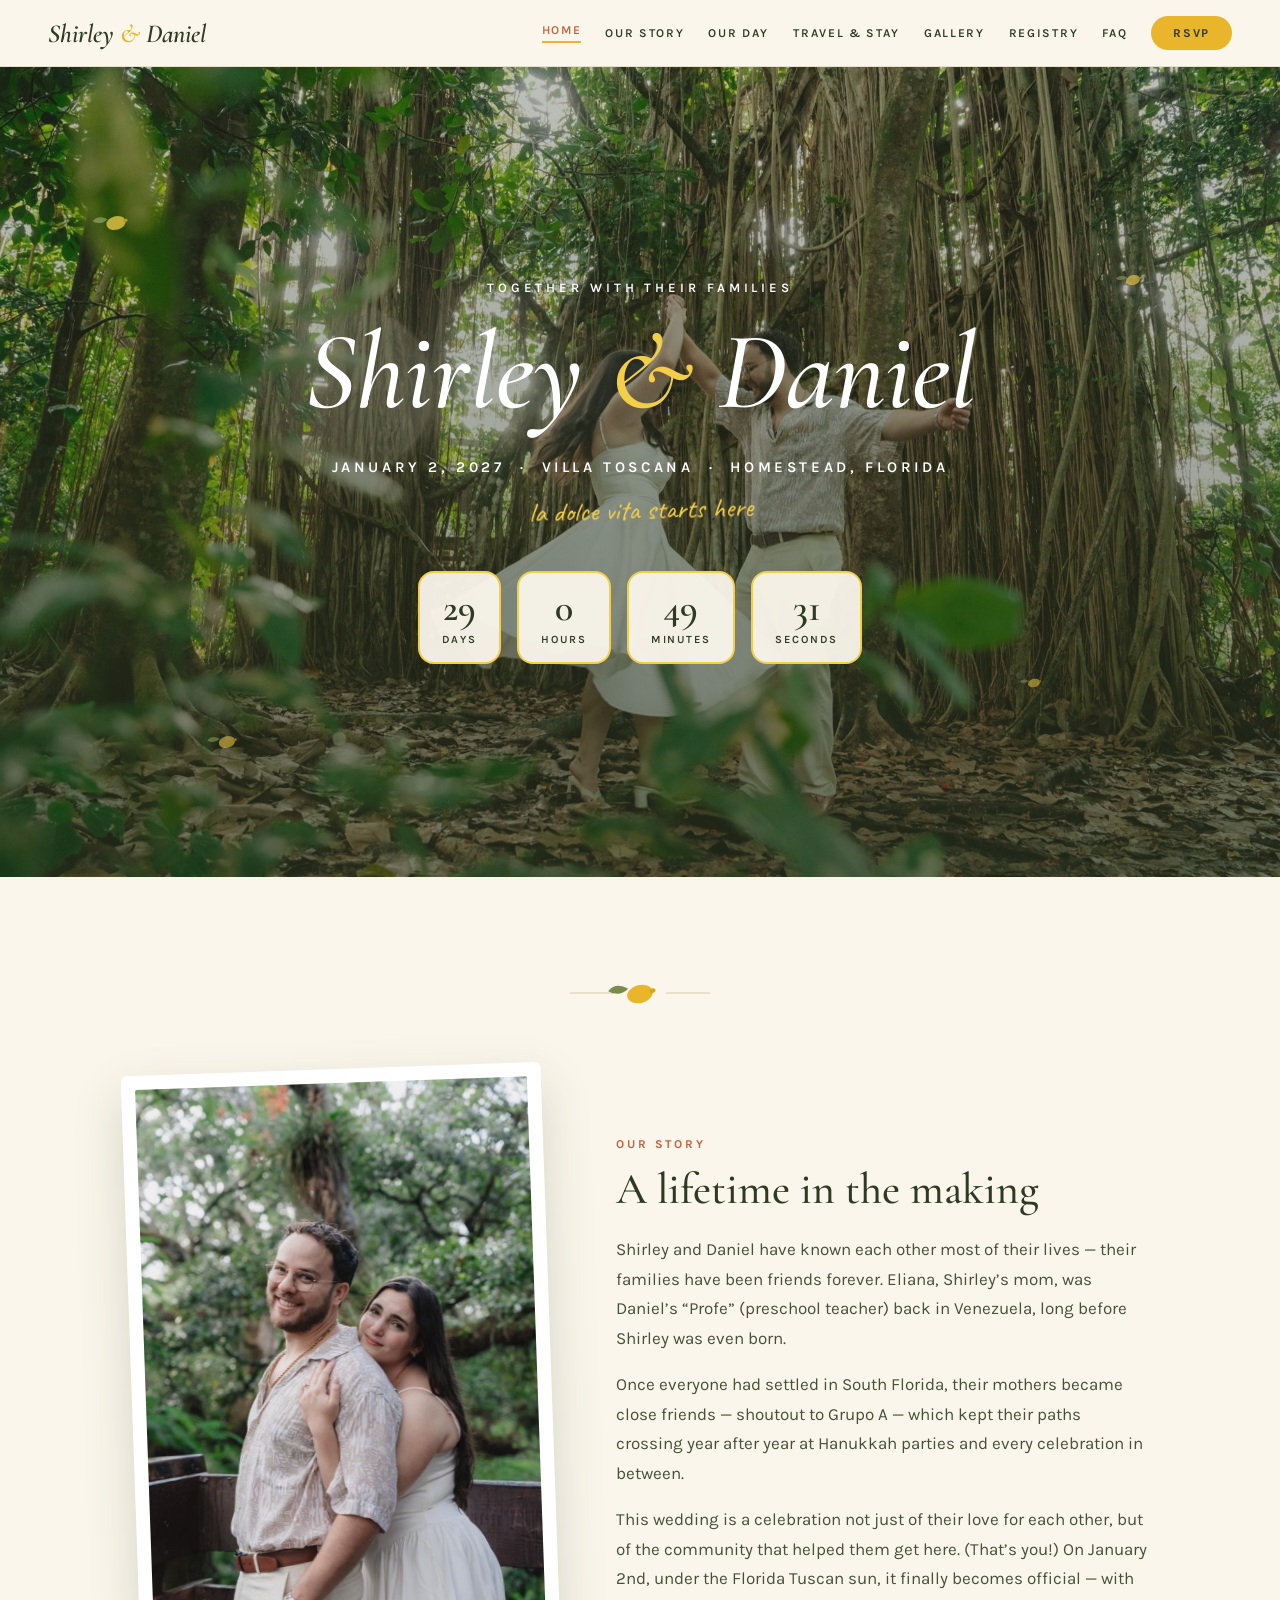
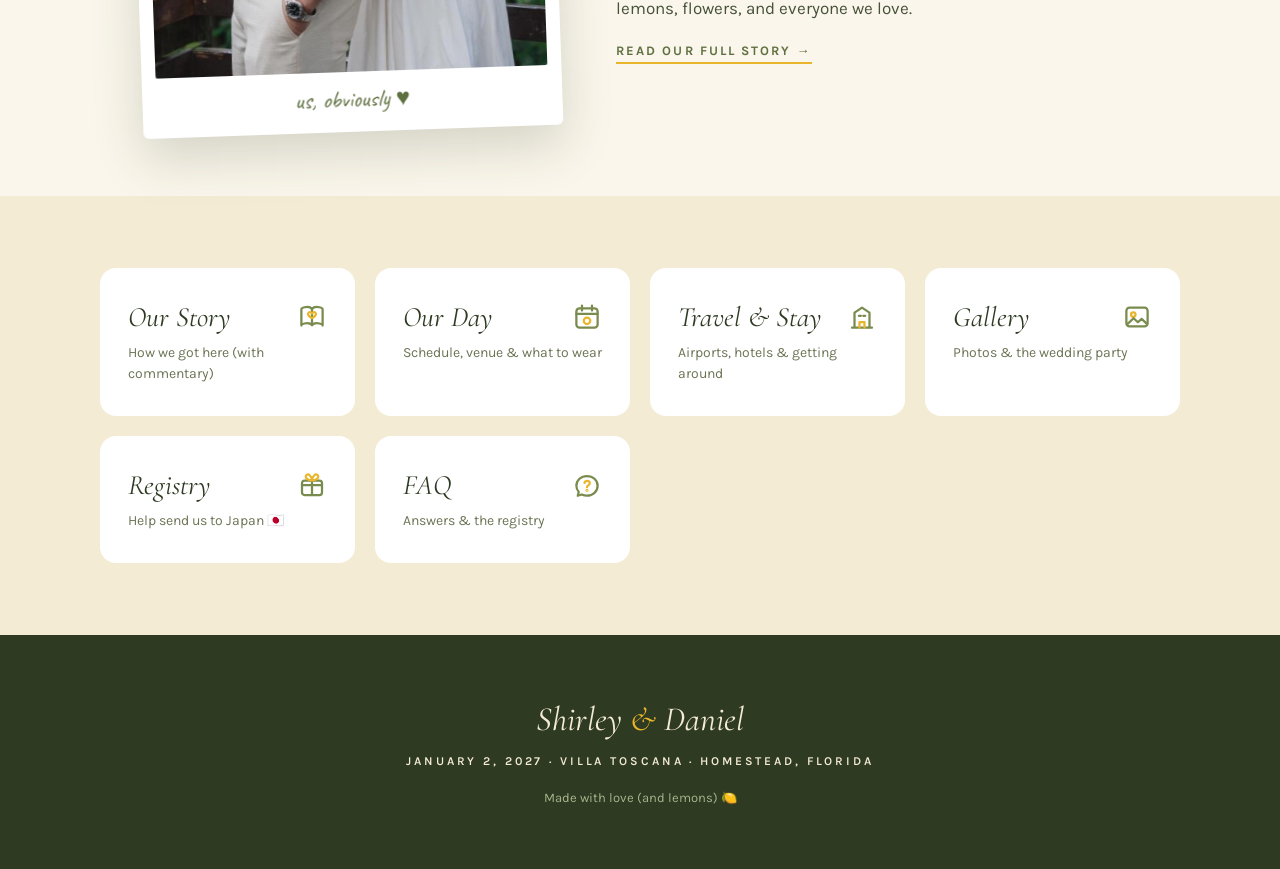
<file: index.html>
<!DOCTYPE html>
<html lang="en">
<head>
<meta charset="utf-8">
<meta name="viewport" content="width=device-width, initial-scale=1">
<title>Shirley &amp; Daniel — January 2, 2027</title>
<meta name="description" content="Shirley & Daniel are getting married! January 2, 2027 at Villa Toscana in Homestead, Florida.">
<link rel="preconnect" href="https://fonts.googleapis.com">
<link rel="preconnect" href="https://fonts.gstatic.com" crossorigin>
<link href="https://fonts.googleapis.com/css2?family=Cormorant+Garamond:ital,wght@0,400;0,500;0,600;1,400;1,500;1,600&family=Karla:wght@400;500;600;700&family=Caveat:wght@500;600&display=swap" rel="stylesheet">
<link rel="stylesheet" href="css/style.css?v=6">
</head>
<body>

<nav class="nav">
  <a href="index.html" class="nav-brand">Shirley <span class="amp">&amp;</span> Daniel</a>
  <button class="nav-toggle" aria-label="Menu" aria-expanded="false" aria-controls="nav-links">
    <span></span><span></span><span></span>
  </button>
  <div class="nav-links" id="nav-links">
    <a href="index.html" class="active">HOME</a>
    <a href="our-story.html">OUR STORY</a>
    <a href="our-day.html">OUR DAY</a>
    <a href="travel.html">TRAVEL &amp; STAY</a>
    <a href="gallery.html">GALLERY</a>
    <a href="registry.html">REGISTRY</a>
    <a href="faq.html">FAQ</a>
    <a href="rsvp.html" class="rsvp">RSVP</a>
  </div>
</nav>

<header class="hero">
  <div class="hero-scrim"></div>
  <div class="hero-lemons">
    <svg width="52" height="52" viewBox="-40 -24 80 48" style="left:7%;top:16%;opacity:0.75;animation-duration:9s"><g transform="rotate(-15)"><ellipse rx="15" ry="10.5" fill="#F3CE49"/><ellipse cx="15" rx="3.5" ry="2.6" fill="#E0AC1C"/><path d="M-11,-9 Q-23,-20 -34,-12 Q-24,-2 -11,-9Z" fill="#8CA05E"/></g></svg>
    <svg width="38" height="38" viewBox="-40 -24 80 48" style="right:10%;top:24%;opacity:0.6;animation-duration:12s;animation-delay:1.5s"><g transform="rotate(-15)"><ellipse rx="15" ry="10.5" fill="#F3CE49"/><ellipse cx="15" rx="3.5" ry="2.6" fill="#E0AC1C"/><path d="M-11,-9 Q-23,-20 -34,-12 Q-24,-2 -11,-9Z" fill="#8CA05E"/></g></svg>
    <svg width="44" height="44" viewBox="-40 -24 80 48" style="left:16%;bottom:14%;opacity:0.55;animation-duration:10s;animation-delay:3s"><g transform="rotate(-15)"><ellipse rx="15" ry="10.5" fill="#F3CE49"/><ellipse cx="15" rx="3.5" ry="2.6" fill="#E0AC1C"/><path d="M-11,-9 Q-23,-20 -34,-12 Q-24,-2 -11,-9Z" fill="#8CA05E"/></g></svg>
    <svg width="32" height="32" viewBox="-40 -24 80 48" style="right:18%;bottom:22%;opacity:0.5;animation-duration:13s;animation-delay:0.8s"><g transform="rotate(-15)"><ellipse rx="15" ry="10.5" fill="#F3CE49"/><ellipse cx="15" rx="3.5" ry="2.6" fill="#E0AC1C"/><path d="M-11,-9 Q-23,-20 -34,-12 Q-24,-2 -11,-9Z" fill="#8CA05E"/></g></svg>
  </div>
  <div class="hero-content">
    <div class="hero-eyebrow">TOGETHER WITH THEIR FAMILIES</div>
    <h1>Shirley <span class="amp">&amp;</span> Daniel</h1>
    <div class="hero-date">JANUARY 2, 2027 &nbsp;&middot;&nbsp; VILLA TOSCANA &nbsp;&middot;&nbsp; HOMESTEAD, FLORIDA</div>
    <div class="hero-script">la dolce vita starts here</div>
    <div class="countdown" id="countdown">
      <div class="countdown-cell"><div class="num" id="cd-days">–</div><div class="unit">DAYS</div></div>
      <div class="countdown-cell"><div class="num" id="cd-hours">–</div><div class="unit">HOURS</div></div>
      <div class="countdown-cell"><div class="num" id="cd-mins">–</div><div class="unit">MINUTES</div></div>
      <div class="countdown-cell"><div class="num" id="cd-secs">–</div><div class="unit">SECONDS</div></div>
    </div>
  </div>
</header>

<section class="section">
  <svg class="lemon-divider" width="140" height="40" viewBox="0 0 140 40" style="margin:0 auto 56px"><line x1="0" y1="20" x2="44" y2="20" stroke="#D8CCA8" stroke-width="1"/><line x1="96" y1="20" x2="140" y2="20" stroke="#D8CCA8" stroke-width="1"/><g transform="translate(70,21) rotate(-15)"><ellipse rx="13" ry="9" fill="#E9B62B"/><ellipse cx="13" rx="3" ry="2.2" fill="#D9A417"/><path d="M-10,-8 Q-20,-18 -30,-11 Q-21,-2 -10,-8Z" fill="#7A8B4E"/></g></svg>
  <div class="story-grid">
    <div class="polaroid tilt-left">
      <img src="images/couple-portrait.jpg" alt="Shirley and Daniel">
      <div class="caption">us, obviously &hearts;</div>
    </div>
    <div>
      <div class="eyebrow">OUR STORY</div>
      <h2>A lifetime in the making</h2>
      <p>Shirley and Daniel have known each other most of their lives — their families have been friends forever. Eliana, Shirley&rsquo;s mom, was Daniel&rsquo;s &ldquo;Profe&rdquo; (preschool teacher) back in Venezuela, long before Shirley was even born.</p>
      <p>Once everyone had settled in South Florida, their mothers became close friends — shoutout to Grupo A — which kept their paths crossing year after year at Hanukkah parties and every celebration in between.</p>
      <p>This wedding is a celebration not just of their love for each other, but of the community that helped them get here. (That&rsquo;s you!) On January 2nd, under the Florida Tuscan sun, it finally becomes official — with lemons, flowers, and everyone we love.</p>
      <a href="our-story.html" class="text-link">READ OUR FULL STORY &rarr;</a>
    </div>
  </div>
</section>

<section class="card-band">
  <div class="card-grid">
    <a href="our-story.html" class="card">
      <div class="card-head"><div class="card-title">Our Story</div><svg width="30" height="30" viewBox="0 0 24 24" stroke="#7A8B4E" stroke-width="1.8" stroke-linecap="round" stroke-linejoin="round" fill="none"><path d="M12 5.5C10.8 4 8.6 3.6 6 4.2c-1.4.3-2.5.9-2.5 1.6v13c0-.7 1.1-1.3 2.5-1.6 2.6-.6 4.8-.2 6 1.3 1.2-1.5 3.4-1.9 6-1.3 1.4.3 2.5.9 2.5 1.6v-13c0-.7-1.1-1.3-2.5-1.6-2.6-.6-4.8-.2-6 1.3z"/><path d="M12 5.5v13"/><path d="M12 9.2c-.5-1-1.6-1.4-2.4-.9-.8.5-1 1.6-.3 2.5.5.7 1.6 1.5 2.7 2.1 1.1-.6 2.2-1.4 2.7-2.1.7-.9.5-2-.3-2.5-.8-.5-1.9-.1-2.4.9z" stroke="#E9B62B"/></svg></div>
      <div class="card-sub">How we got here (with commentary)</div>
    </a>
    <a href="our-day.html" class="card">
      <div class="card-head"><div class="card-title">Our Day</div><svg width="30" height="30" viewBox="0 0 24 24" stroke="#7A8B4E" stroke-width="1.8" stroke-linecap="round" stroke-linejoin="round" fill="none"><rect x="3.5" y="5" width="17" height="15.5" rx="2.5"/><path d="M3.5 9.5h17M8 2.8v4M16 2.8v4"/><circle cx="12" cy="15" r="2.6" stroke="#E9B62B"/></svg></div>
      <div class="card-sub">Schedule, venue &amp; what to wear</div>
    </a>
    <a href="travel.html" class="card">
      <div class="card-head"><div class="card-title">Travel &amp; Stay</div><svg width="30" height="30" viewBox="0 0 24 24" stroke="#7A8B4E" stroke-width="1.8" stroke-linecap="round" stroke-linejoin="round" fill="none"><path d="M4 20.5h16M6 20.5V8.5l6-4 6 4v12"/><path d="M10 20.5v-4.5h4v4.5" stroke="#E9B62B"/><path d="M9.5 11h1.6M13 11h1.6"/></svg></div>
      <div class="card-sub">Airports, hotels &amp; getting around</div>
    </a>
    <a href="gallery.html" class="card">
      <div class="card-head"><div class="card-title">Gallery</div><svg width="30" height="30" viewBox="0 0 24 24" stroke="#7A8B4E" stroke-width="1.8" stroke-linecap="round" stroke-linejoin="round" fill="none"><rect x="3.5" y="4.5" width="17" height="15" rx="2.5"/><circle cx="9" cy="10" r="1.8" stroke="#E9B62B"/><path d="M4.5 17.5l4.8-4.5 3.4 3.2 3-2.7 3.8 3.6"/></svg></div>
      <div class="card-sub">Photos &amp; the wedding party</div>
    </a>
    <a href="registry.html" class="card">
      <div class="card-head"><div class="card-title">Registry</div><svg width="30" height="30" viewBox="0 0 24 24" stroke="#7A8B4E" stroke-width="1.8" stroke-linecap="round" stroke-linejoin="round" fill="none"><rect x="4" y="8.5" width="16" height="11.5" rx="2"/><path d="M4 12h16M12 8.5v11.5"/><path d="M12 8.5c-2-.5-5-1-5-3.2C7 3.6 9 3 10 4c1 .9 2 3 2 4.5 0-1.5 1-3.6 2-4.5 1-1 3-.4 3 1.3 0 2.2-3 2.7-5 3.2" stroke="#E9B62B"/></svg></div>
      <div class="card-sub">Help send us to Japan 🇯🇵</div>
    </a>
    <a href="faq.html" class="card">
      <div class="card-head"><div class="card-title">FAQ</div><svg width="30" height="30" viewBox="0 0 24 24" stroke="#7A8B4E" stroke-width="1.8" stroke-linecap="round" stroke-linejoin="round" fill="none"><path d="M12 20.5c4.7 0 8.5-3.4 8.5-7.9S16.7 4.8 12 4.8 3.5 8.1 3.5 12.6c0 1.9.7 3.6 1.9 5l-.8 3 3.2-1c1.3.6 2.7.9 4.2.9z"/><path d="M10 10.3c.3-1 1.1-1.6 2.1-1.6 1.2 0 2.1.8 2.1 1.9 0 1.6-2.2 1.7-2.2 3.1" stroke="#E9B62B"/><circle cx="12" cy="16.2" r="0.4" stroke="#E9B62B"/></svg></div>
      <div class="card-sub">Answers &amp; the registry</div>
    </a>
  </div>
</section>

<footer class="footer">
  <div class="footer-brand">Shirley <span class="amp">&amp;</span> Daniel</div>
  <div class="footer-date">JANUARY 2, 2027 &middot; VILLA TOSCANA &middot; HOMESTEAD, FLORIDA</div>
  <div class="footer-note">Made with love (and lemons) 🍋</div>
</footer>

<script src="js/main.js?v=6" defer></script>
</body>
</html>
</file>
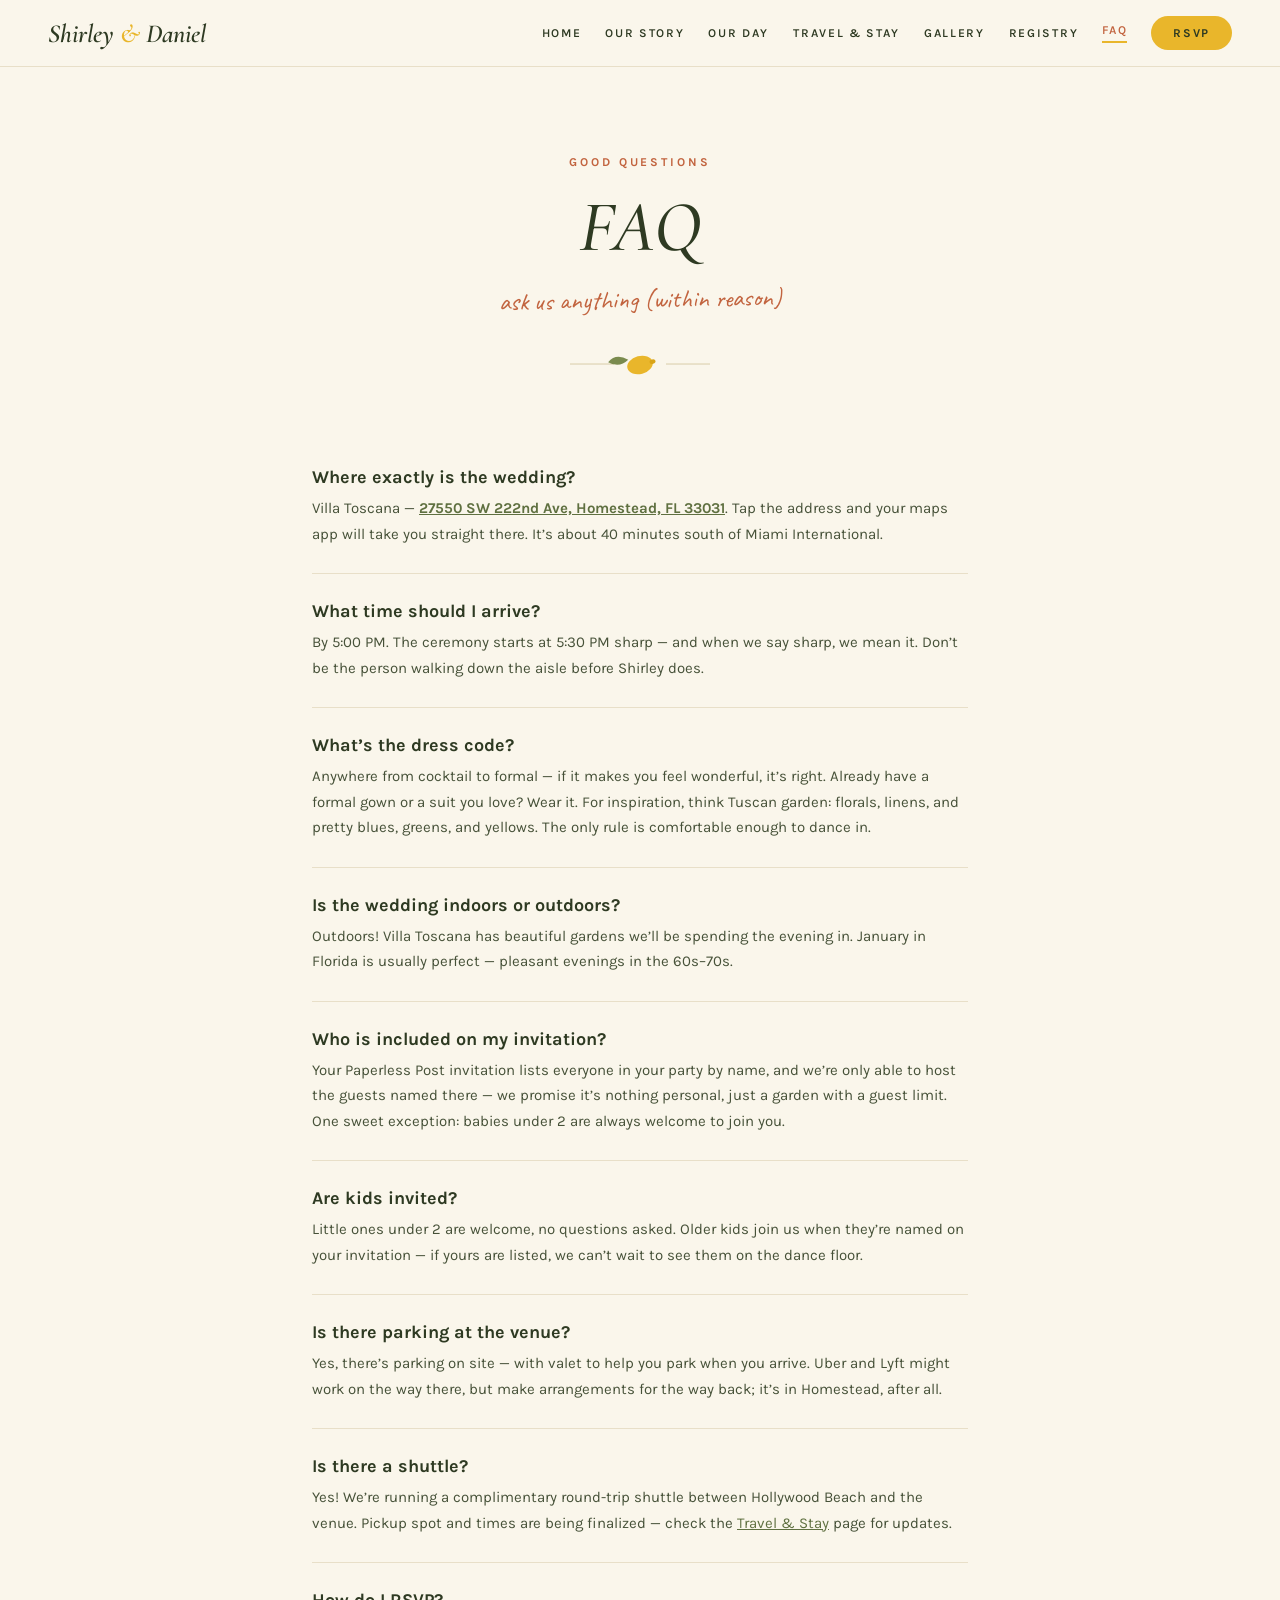
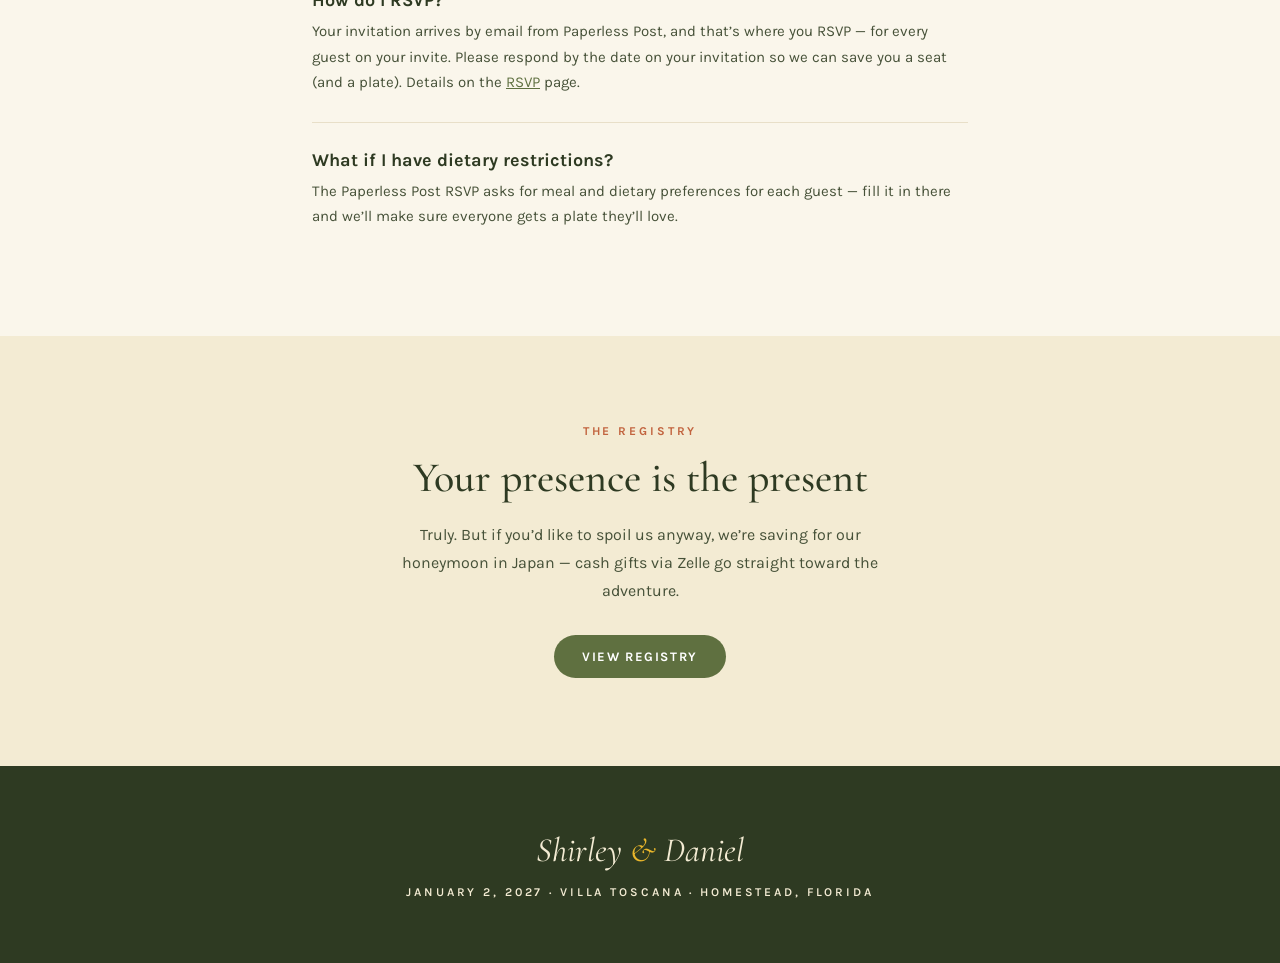
<file: faq.html>
<!DOCTYPE html>
<html lang="en">
<head>
<meta charset="utf-8">
<meta name="viewport" content="width=device-width, initial-scale=1">
<title>FAQ — Shirley &amp; Daniel</title>
<meta name="description" content="Frequently asked questions about Shirley & Daniel's wedding.">
<link rel="preconnect" href="https://fonts.googleapis.com">
<link rel="preconnect" href="https://fonts.gstatic.com" crossorigin>
<link href="https://fonts.googleapis.com/css2?family=Cormorant+Garamond:ital,wght@0,400;0,500;0,600;1,400;1,500;1,600&family=Karla:wght@400;500;600;700&family=Caveat:wght@500;600&display=swap" rel="stylesheet">
<link rel="stylesheet" href="css/style.css?v=6">
</head>
<body>

<nav class="nav">
  <a href="index.html" class="nav-brand">Shirley <span class="amp">&amp;</span> Daniel</a>
  <button class="nav-toggle" aria-label="Menu" aria-expanded="false" aria-controls="nav-links">
    <span></span><span></span><span></span>
  </button>
  <div class="nav-links" id="nav-links">
    <a href="index.html">HOME</a>
    <a href="our-story.html">OUR STORY</a>
    <a href="our-day.html">OUR DAY</a>
    <a href="travel.html">TRAVEL &amp; STAY</a>
    <a href="gallery.html">GALLERY</a>
    <a href="registry.html">REGISTRY</a>
    <a href="faq.html" class="active">FAQ</a>
    <a href="rsvp.html" class="rsvp">RSVP</a>
  </div>
</nav>

<header class="page-head">
  <div class="eyebrow">GOOD QUESTIONS</div>
  <h1>FAQ</h1>
  <div class="tagline">ask us anything (within reason)</div>
  <svg class="lemon-divider" width="140" height="40" viewBox="0 0 140 40"><line x1="0" y1="20" x2="44" y2="20" stroke="#D8CCA8" stroke-width="1"/><line x1="96" y1="20" x2="140" y2="20" stroke="#D8CCA8" stroke-width="1"/><g transform="translate(70,21) rotate(-15)"><ellipse rx="13" ry="9" fill="#E9B62B"/><ellipse cx="13" rx="3" ry="2.2" fill="#D9A417"/><path d="M-10,-8 Q-20,-18 -30,-11 Q-21,-2 -10,-8Z" fill="#7A8B4E"/></g></svg>
</header>

<section class="faq-list">
  <div class="faq-item">
    <div class="q">Where exactly is the wedding?</div>
    <div class="a">Villa Toscana — <a href="https://www.google.com/maps/search/?api=1&amp;query=27550+SW+222nd+Ave%2C+Homestead%2C+FL+33031" target="_blank" rel="noopener"><strong>27550 SW 222nd Ave, Homestead, FL 33031</strong></a>. Tap the address and your maps app will take you straight there. It&rsquo;s about 40 minutes south of Miami International.</div>
  </div>
  <div class="faq-item">
    <div class="q">What time should I arrive?</div>
    <div class="a">By 5:00 PM. The ceremony starts at 5:30 PM sharp — and when we say sharp, we mean it. Don&rsquo;t be the person walking down the aisle before Shirley does.</div>
  </div>
  <div class="faq-item">
    <div class="q">What&rsquo;s the dress code?</div>
    <div class="a">Anywhere from cocktail to formal — if it makes you feel wonderful, it&rsquo;s right. Already have a formal gown or a suit you love? Wear it. For inspiration, think Tuscan garden: florals, linens, and pretty blues, greens, and yellows. The only rule is comfortable enough to dance in.</div>
  </div>
  <div class="faq-item">
    <div class="q">Is the wedding indoors or outdoors?</div>
    <div class="a">Outdoors! Villa Toscana has beautiful gardens we&rsquo;ll be spending the evening in. January in Florida is usually perfect — pleasant evenings in the 60s&ndash;70s.</div>
  </div>
  <div class="faq-item">
    <div class="q">Who is included on my invitation?</div>
    <div class="a">Your Paperless Post invitation lists everyone in your party by name, and we&rsquo;re only able to host the guests named there — we promise it&rsquo;s nothing personal, just a garden with a guest limit. One sweet exception: babies under 2 are always welcome to join you.</div>
  </div>
  <div class="faq-item">
    <div class="q">Are kids invited?</div>
    <div class="a">Little ones under 2 are welcome, no questions asked. Older kids join us when they&rsquo;re named on your invitation — if yours are listed, we can&rsquo;t wait to see them on the dance floor.</div>
  </div>
  <div class="faq-item">
    <div class="q">Is there parking at the venue?</div>
    <div class="a">Yes, there&rsquo;s parking on site — with valet to help you park when you arrive. Uber and Lyft might work on the way there, but make arrangements for the way back; it&rsquo;s in Homestead, after all.</div>
  </div>
  <div class="faq-item">
    <div class="q">Is there a shuttle?</div>
    <div class="a">Yes! We&rsquo;re running a complimentary round-trip shuttle between Hollywood Beach and the venue. Pickup spot and times are being finalized — check the <a href="travel.html">Travel &amp; Stay</a> page for updates.</div>
  </div>
  <div class="faq-item">
    <div class="q">How do I RSVP?</div>
    <div class="a">Your invitation arrives by email from Paperless Post, and that&rsquo;s where you RSVP — for every guest on your invite. Please respond by the date on your invitation so we can save you a seat (and a plate). Details on the <a href="rsvp.html">RSVP</a> page.</div>
  </div>
  <div class="faq-item">
    <div class="q">What if I have dietary restrictions?</div>
    <div class="a">The Paperless Post RSVP asks for meal and dietary preferences for each guest — fill it in there and we&rsquo;ll make sure everyone gets a plate they&rsquo;ll love.</div>
  </div>
</section>

<section class="band">
  <div class="eyebrow">THE REGISTRY</div>
  <h2>Your presence is the present</h2>
  <p class="spaced">Truly. But if you&rsquo;d like to spoil us anyway, we&rsquo;re saving for our honeymoon in Japan — cash gifts via Zelle go straight toward the adventure.</p>
  <a href="registry.html" class="btn">VIEW REGISTRY</a>
</section>

<footer class="footer">
  <div class="footer-brand">Shirley <span class="amp">&amp;</span> Daniel</div>
  <div class="footer-date">JANUARY 2, 2027 &middot; VILLA TOSCANA &middot; HOMESTEAD, FLORIDA</div>
</footer>

<script src="js/main.js?v=6" defer></script>
</body>
</html>
</file>
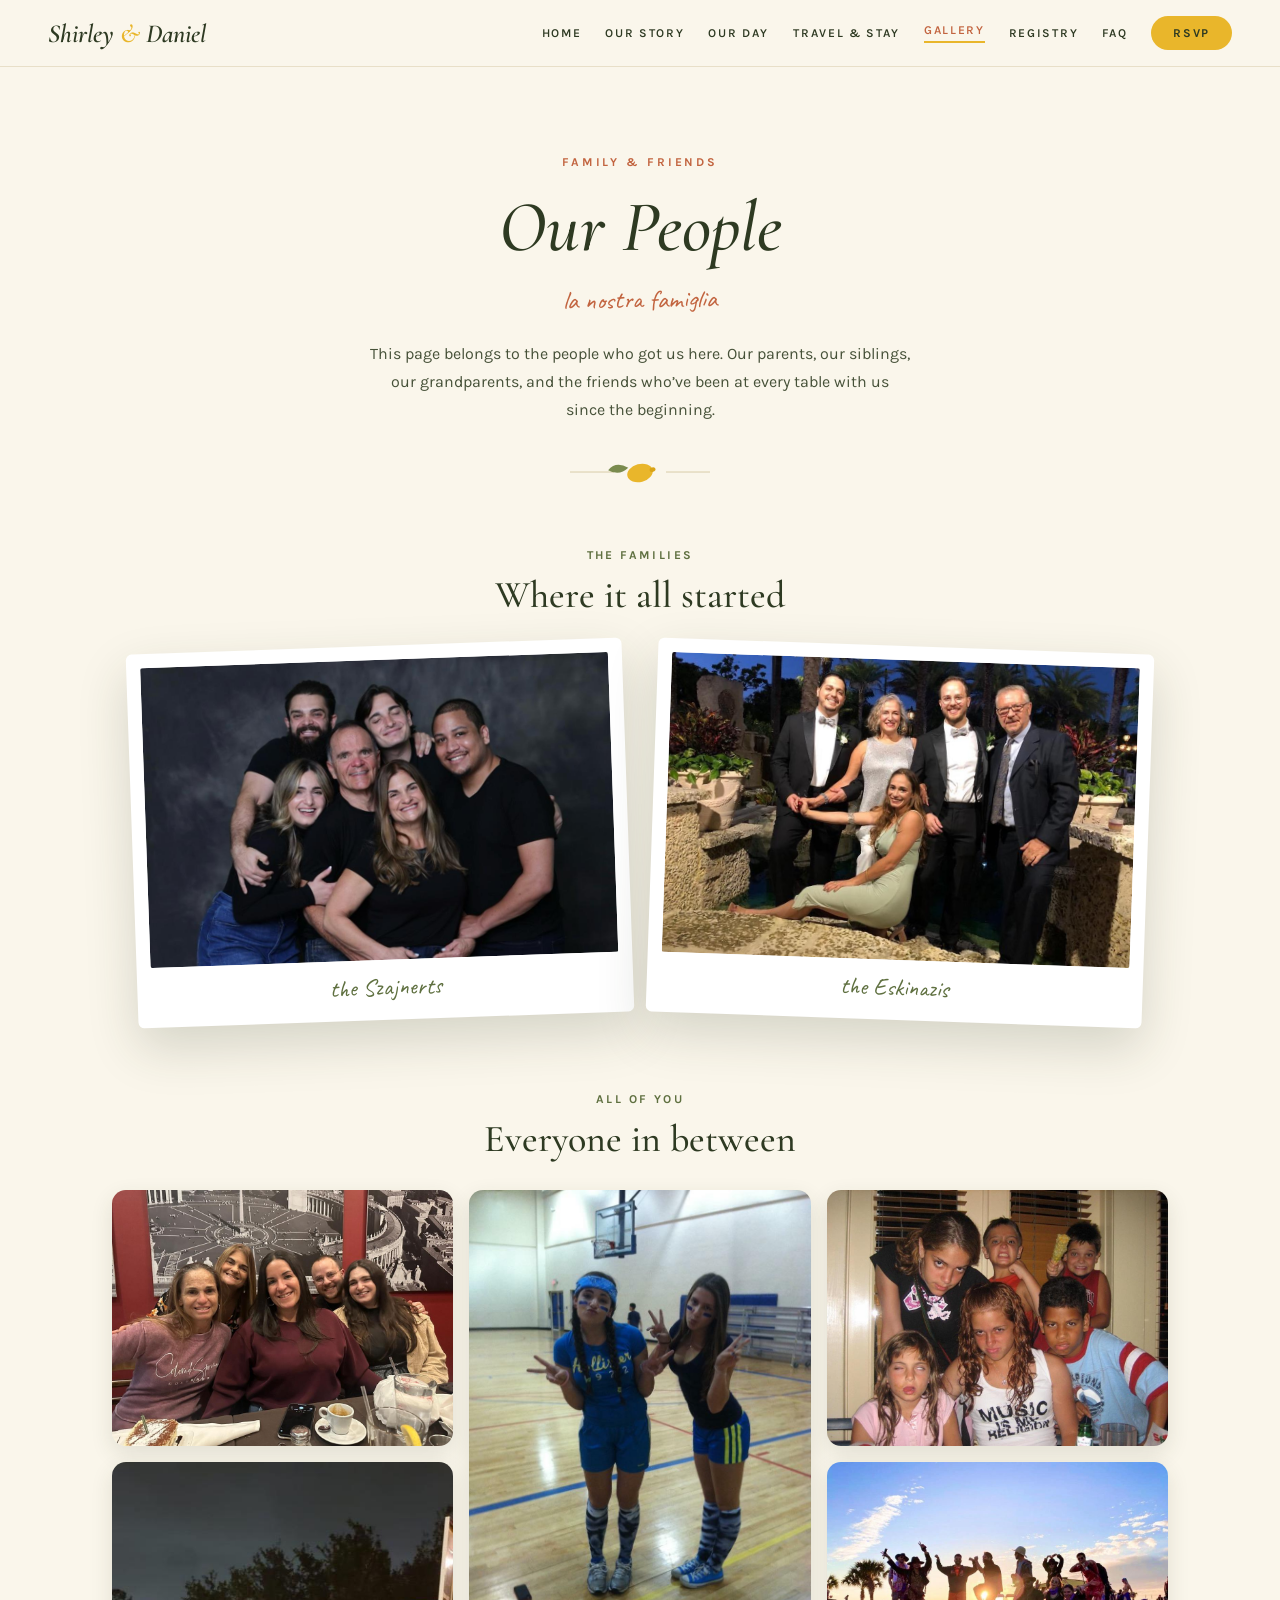
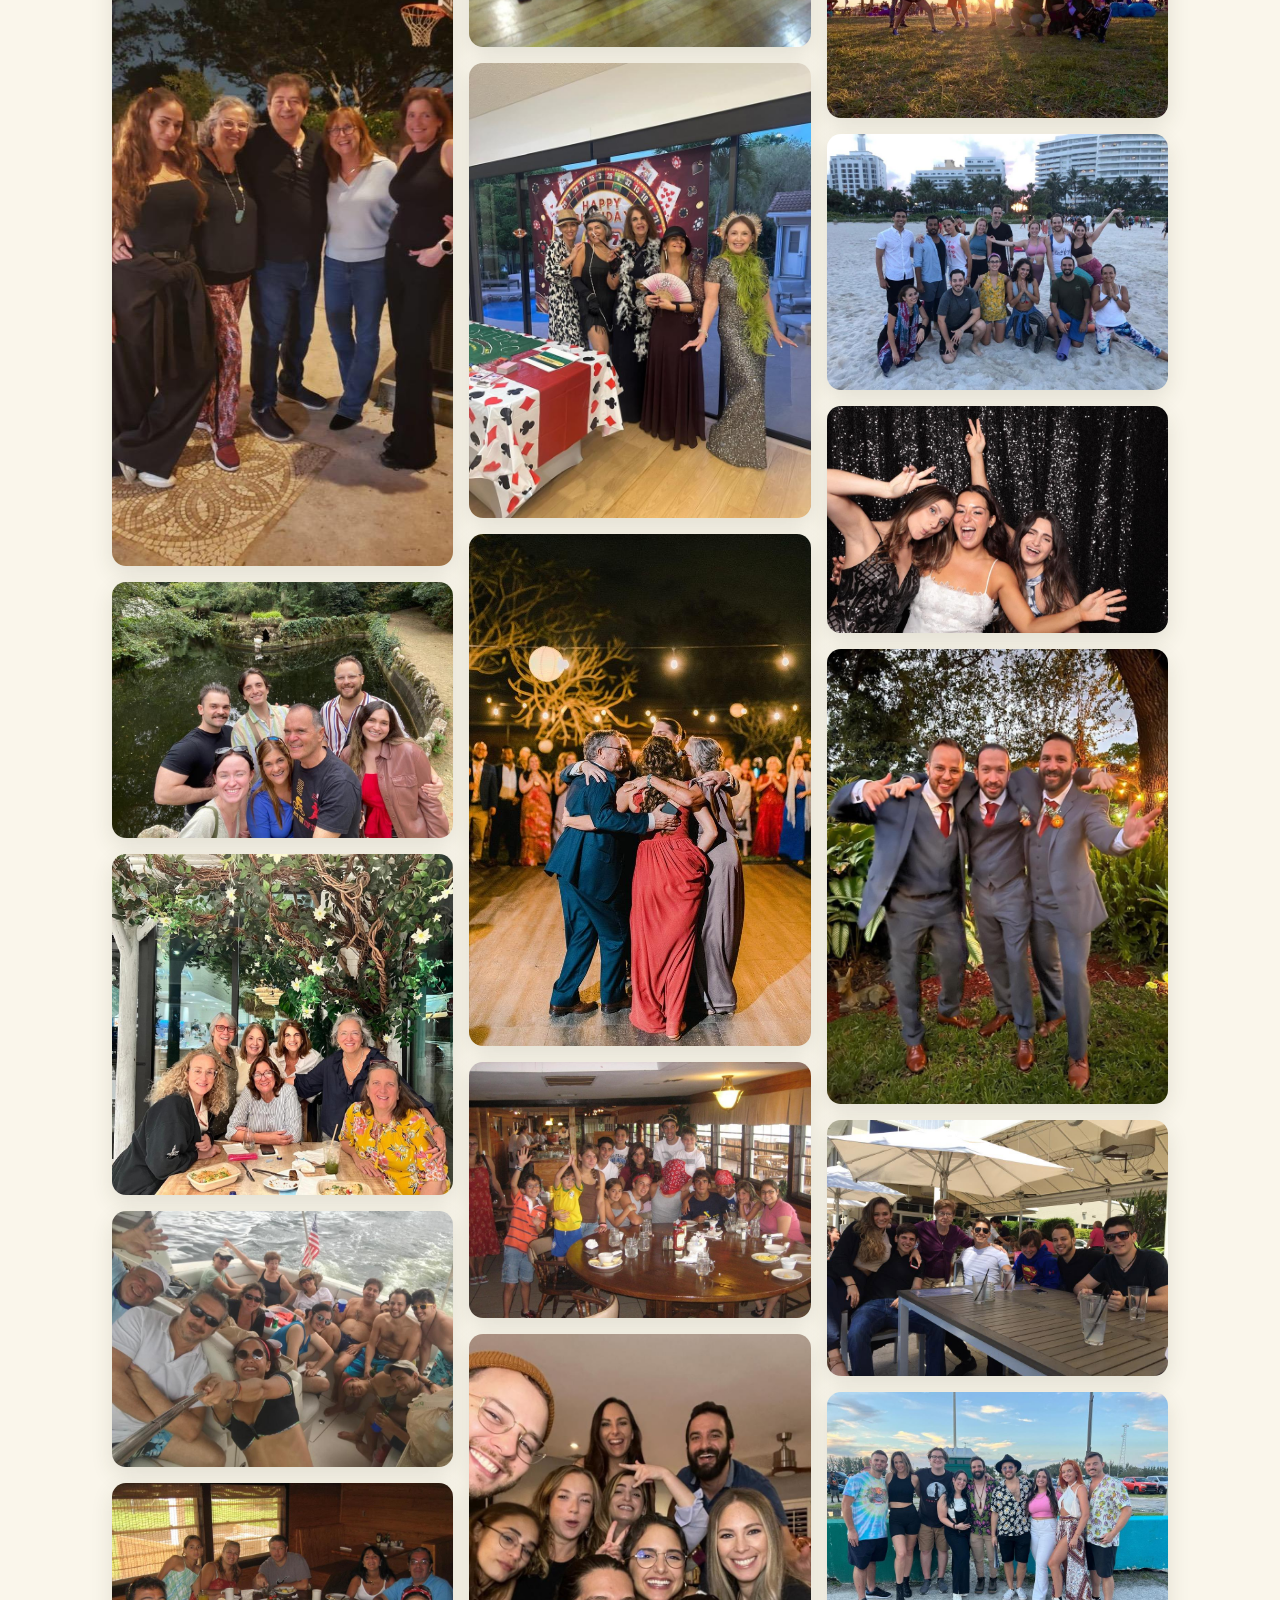
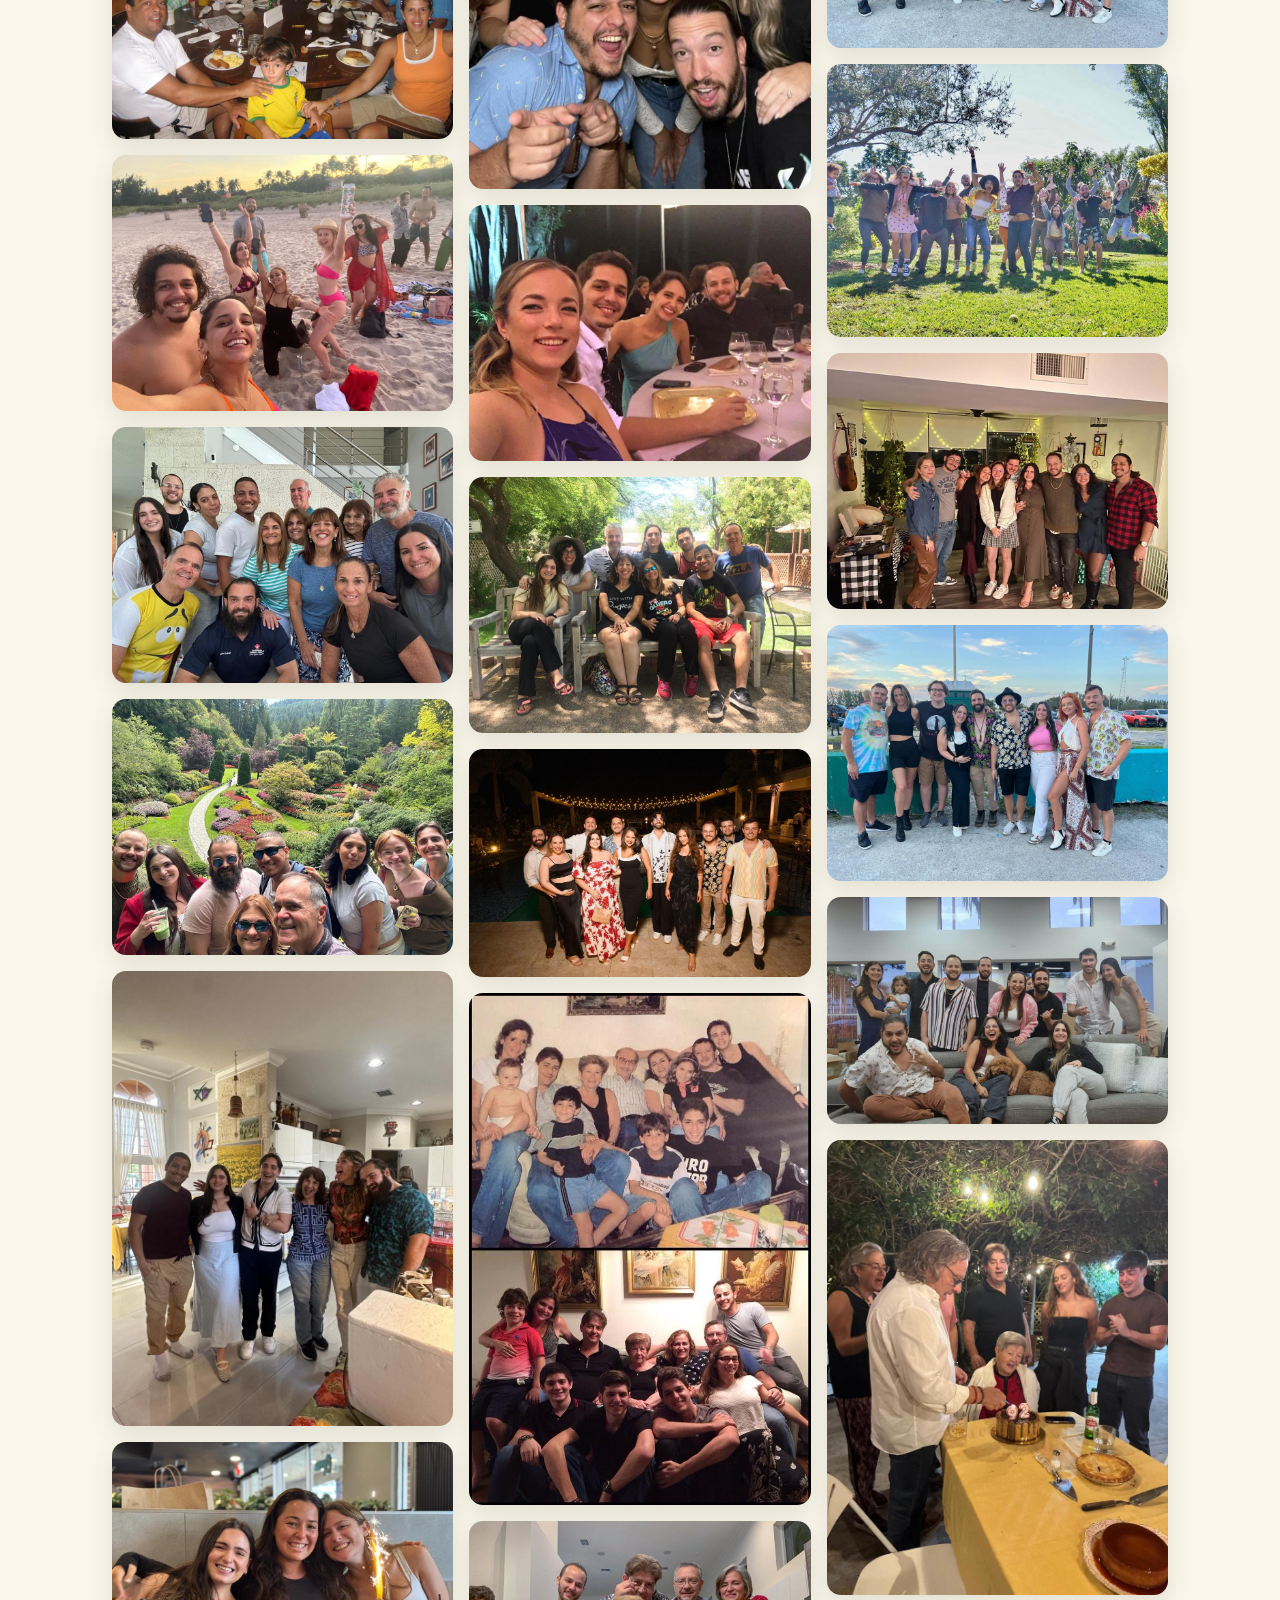
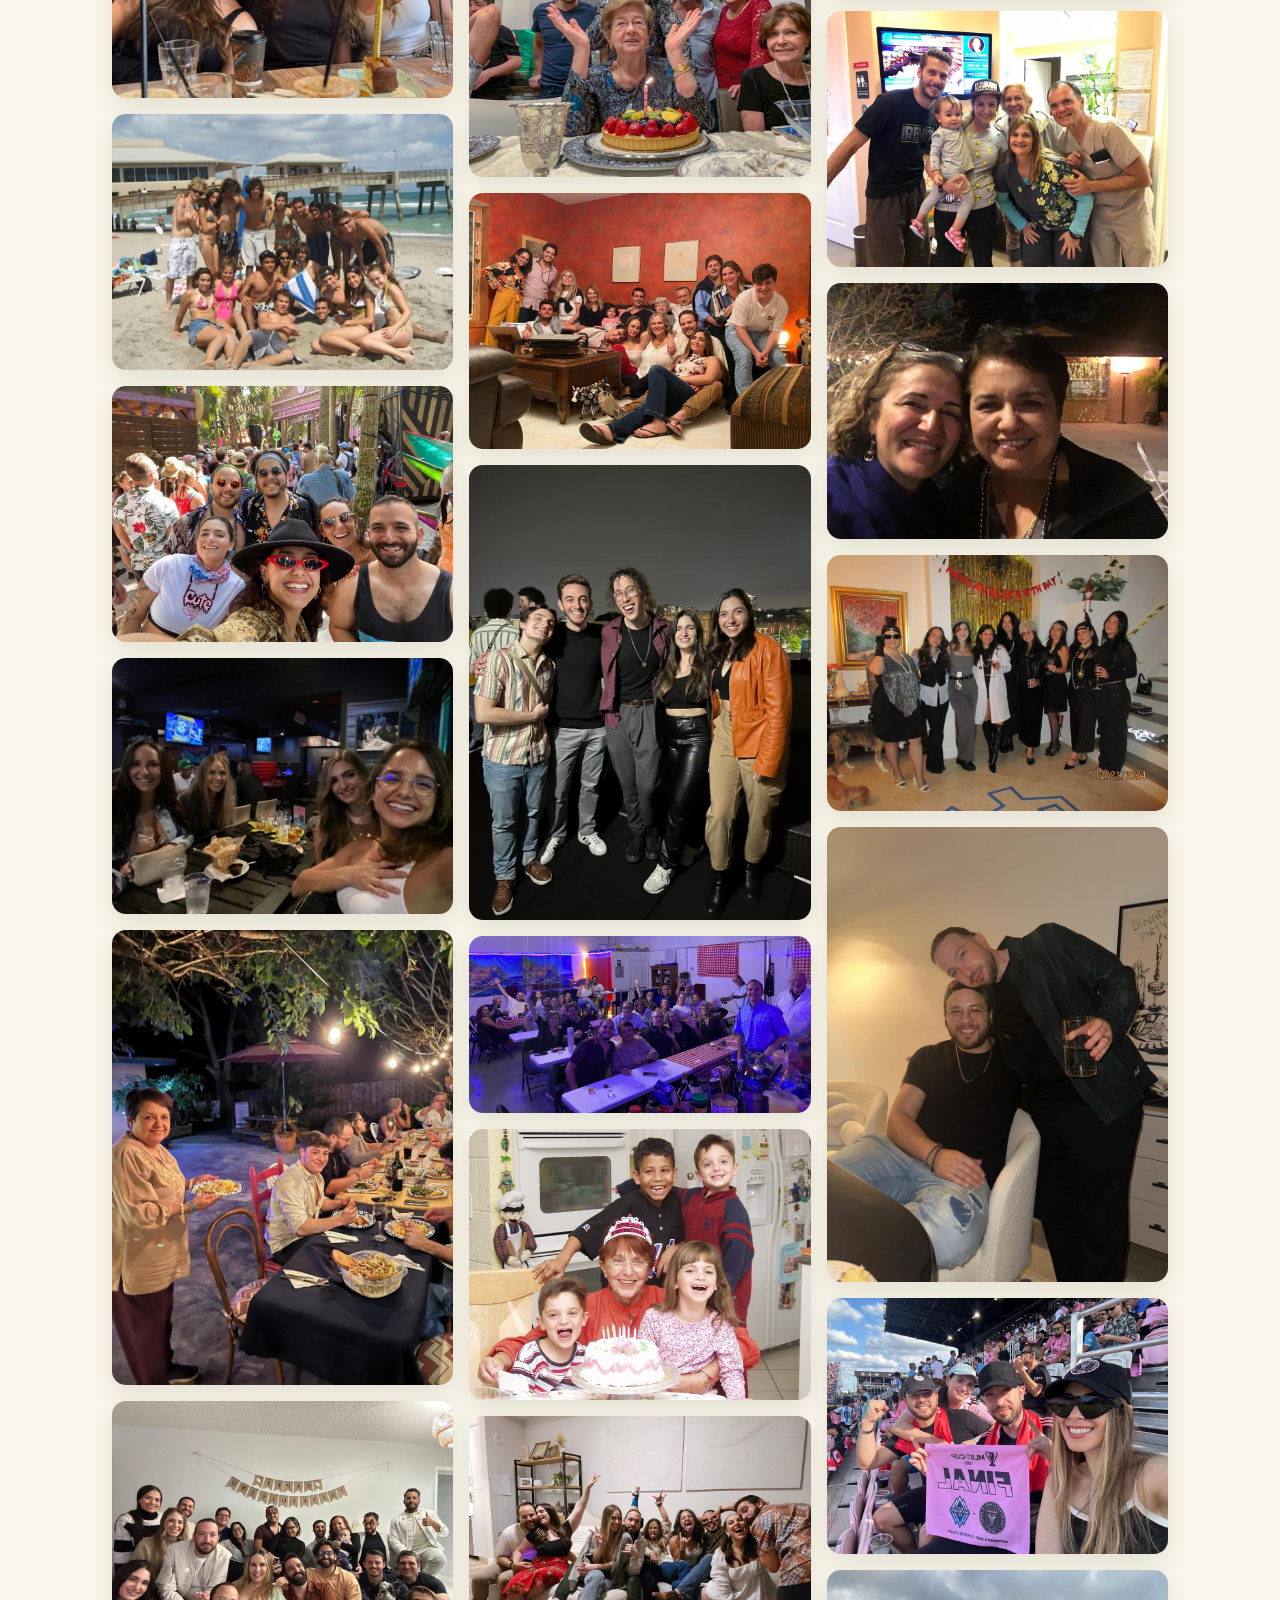
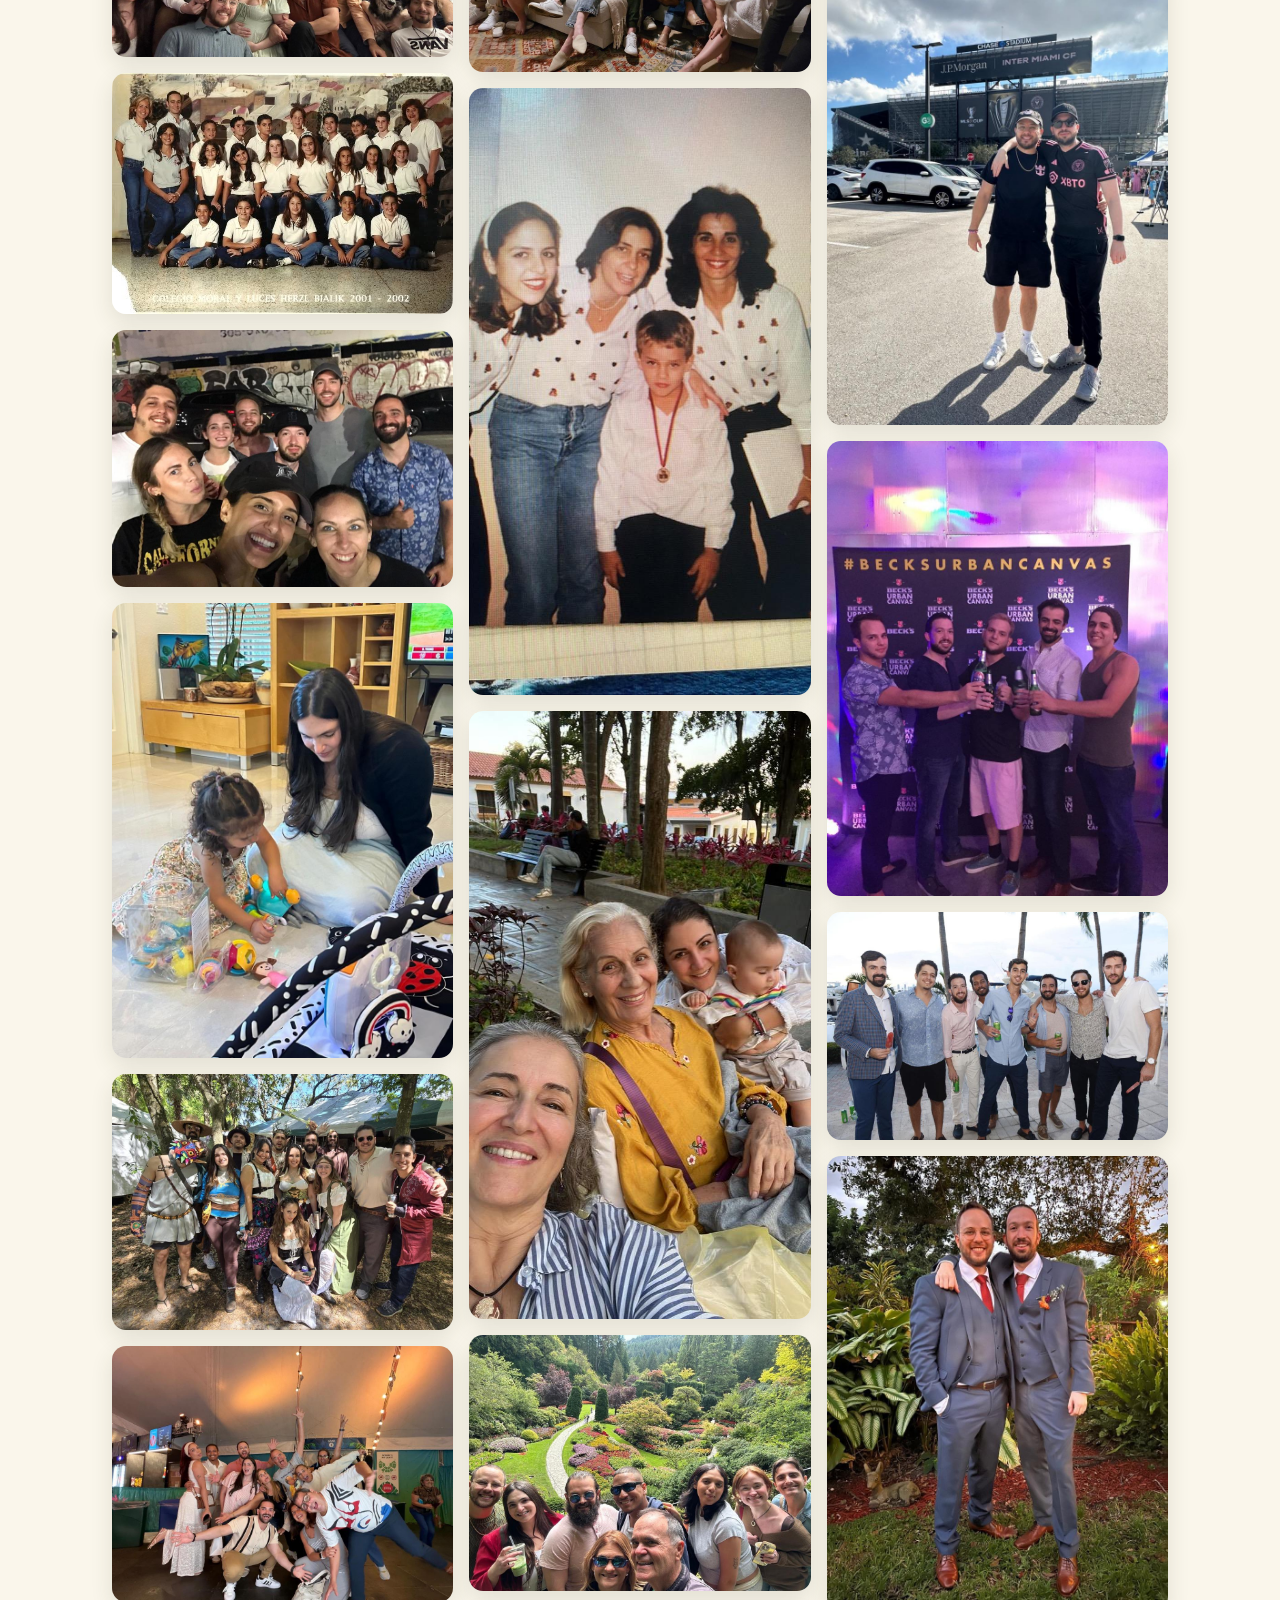
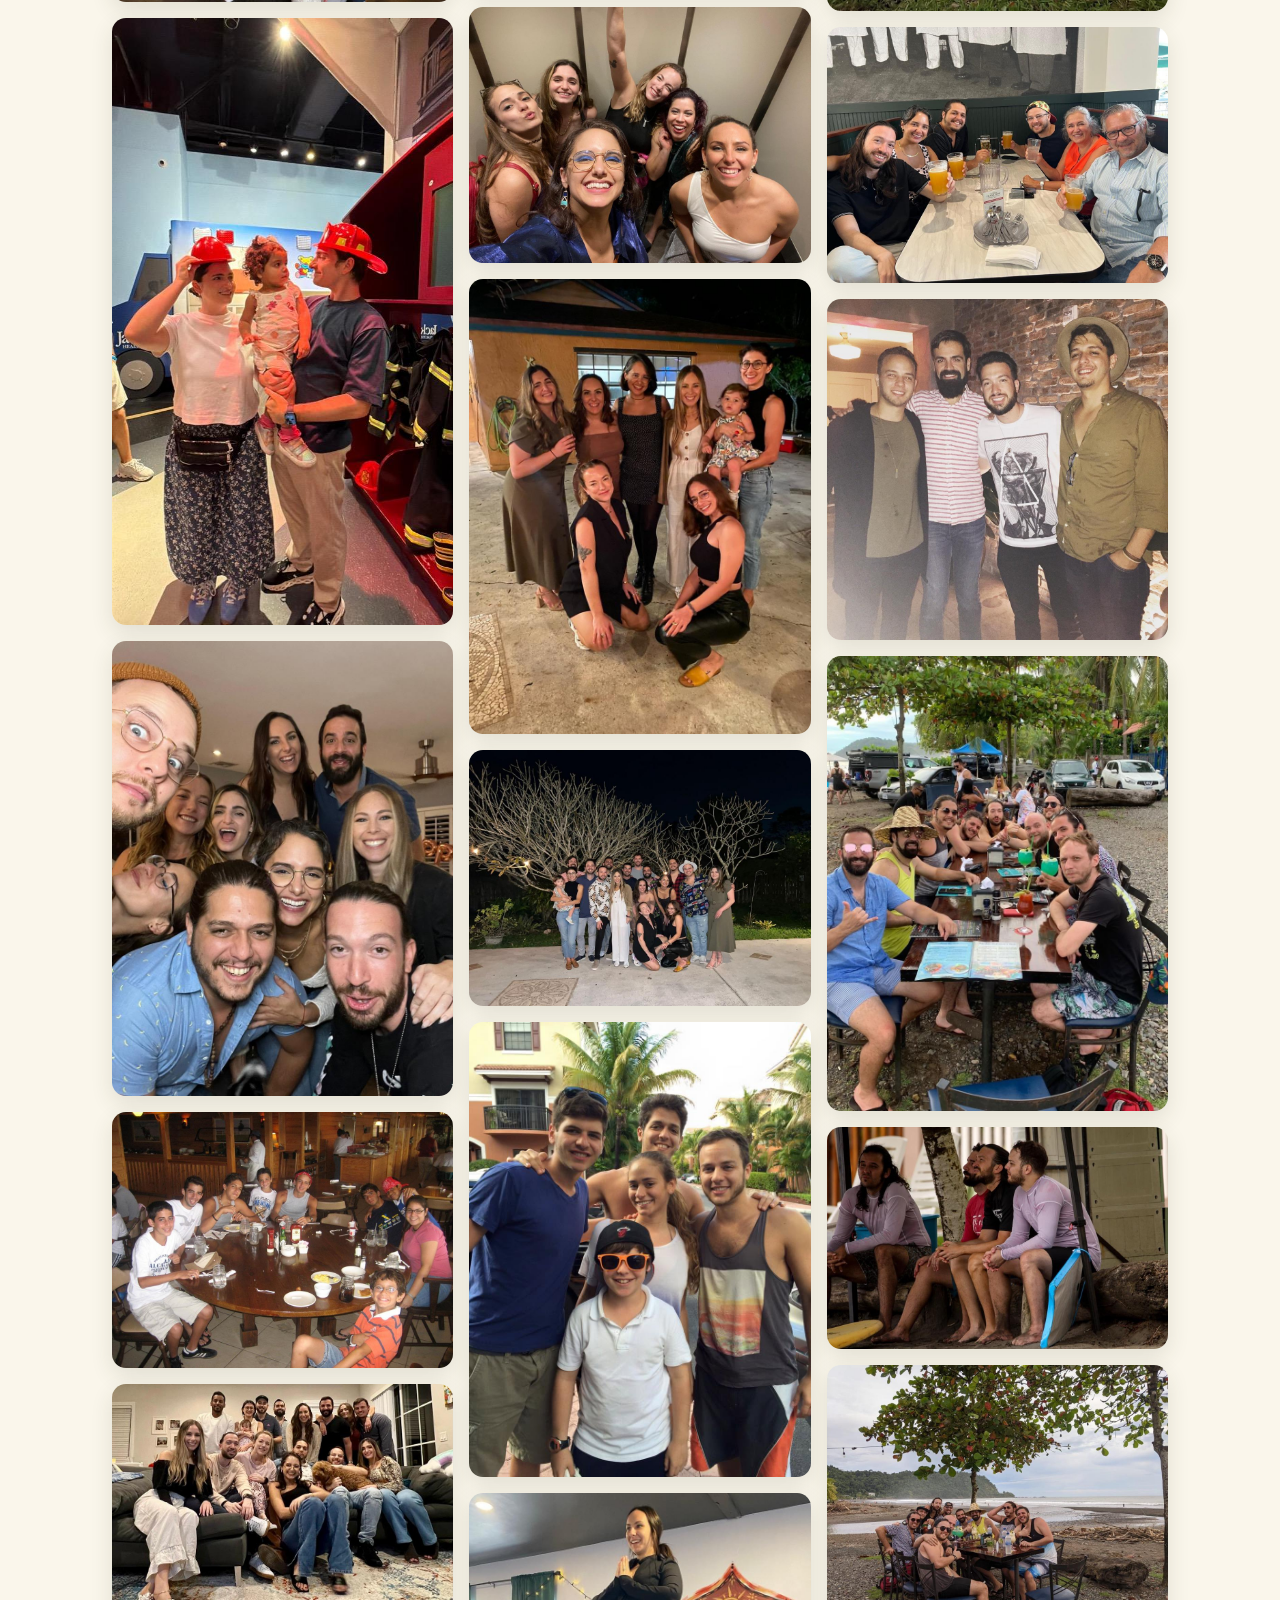
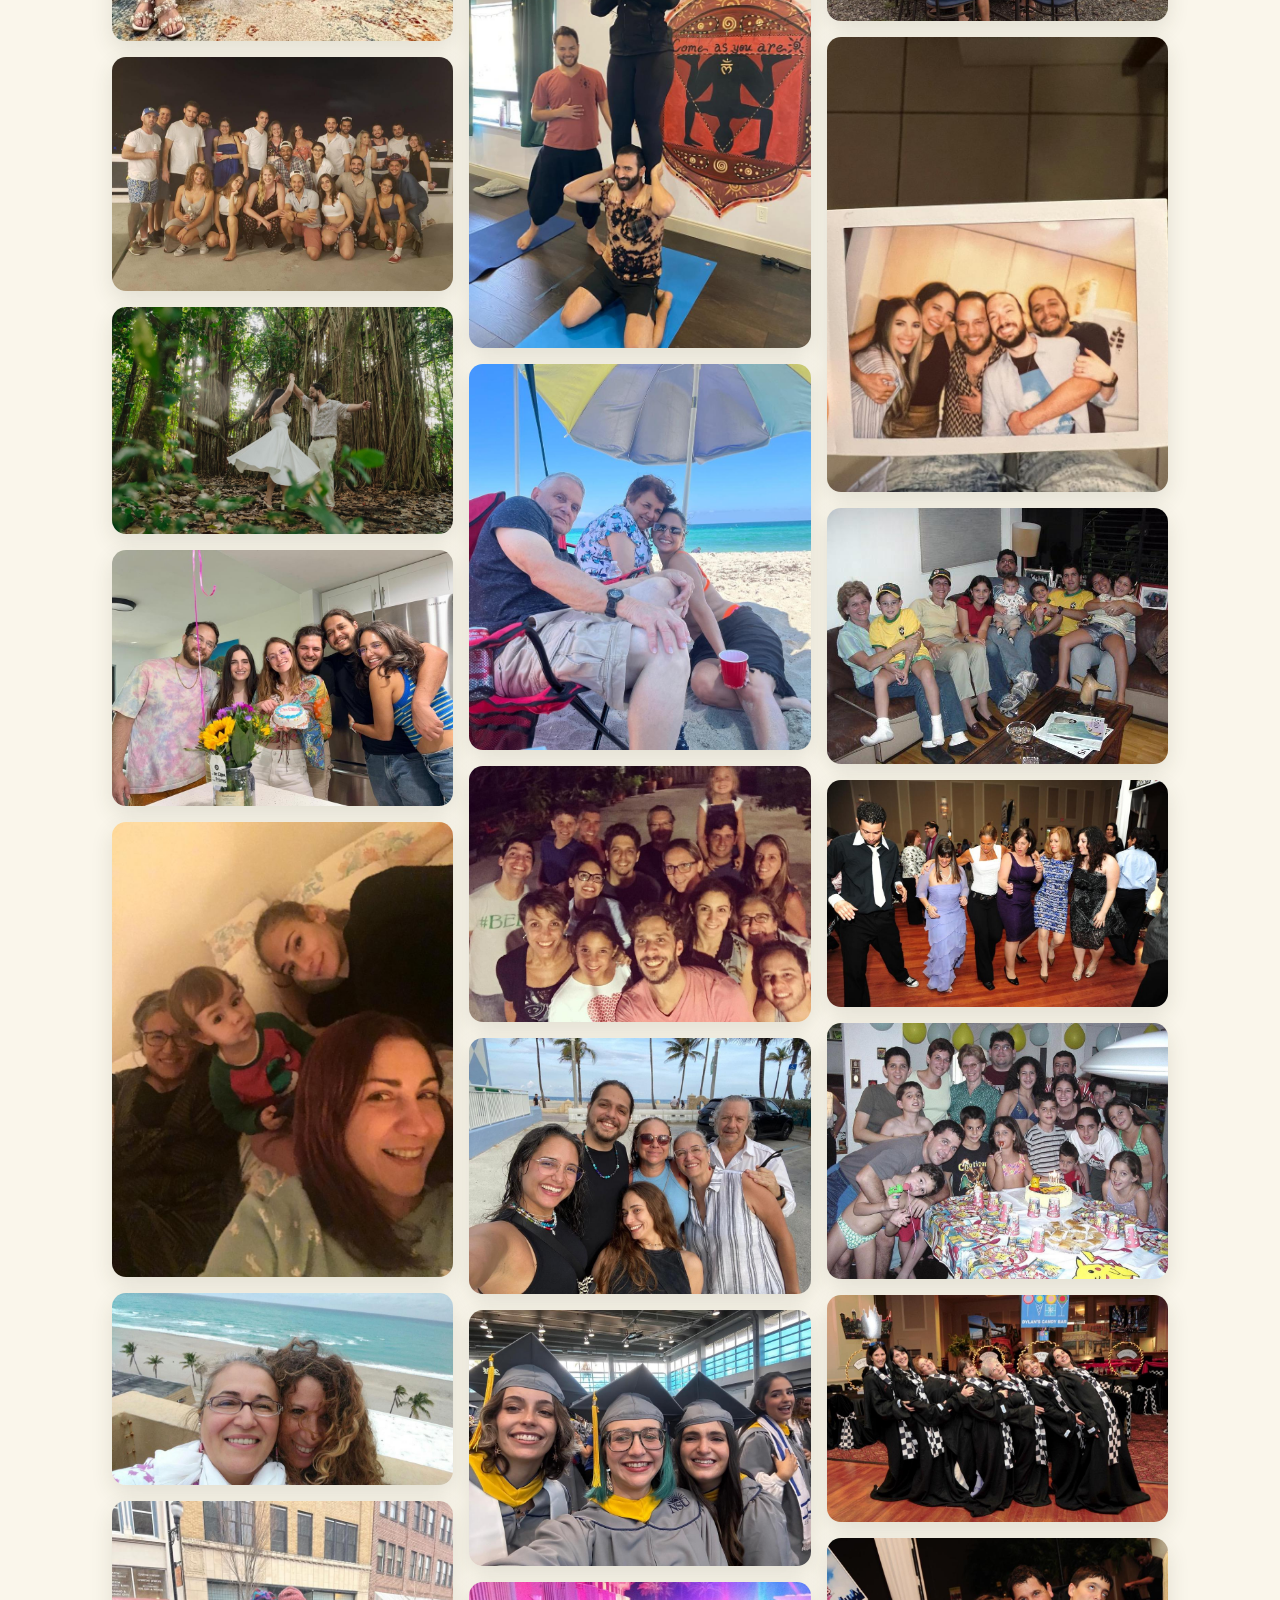
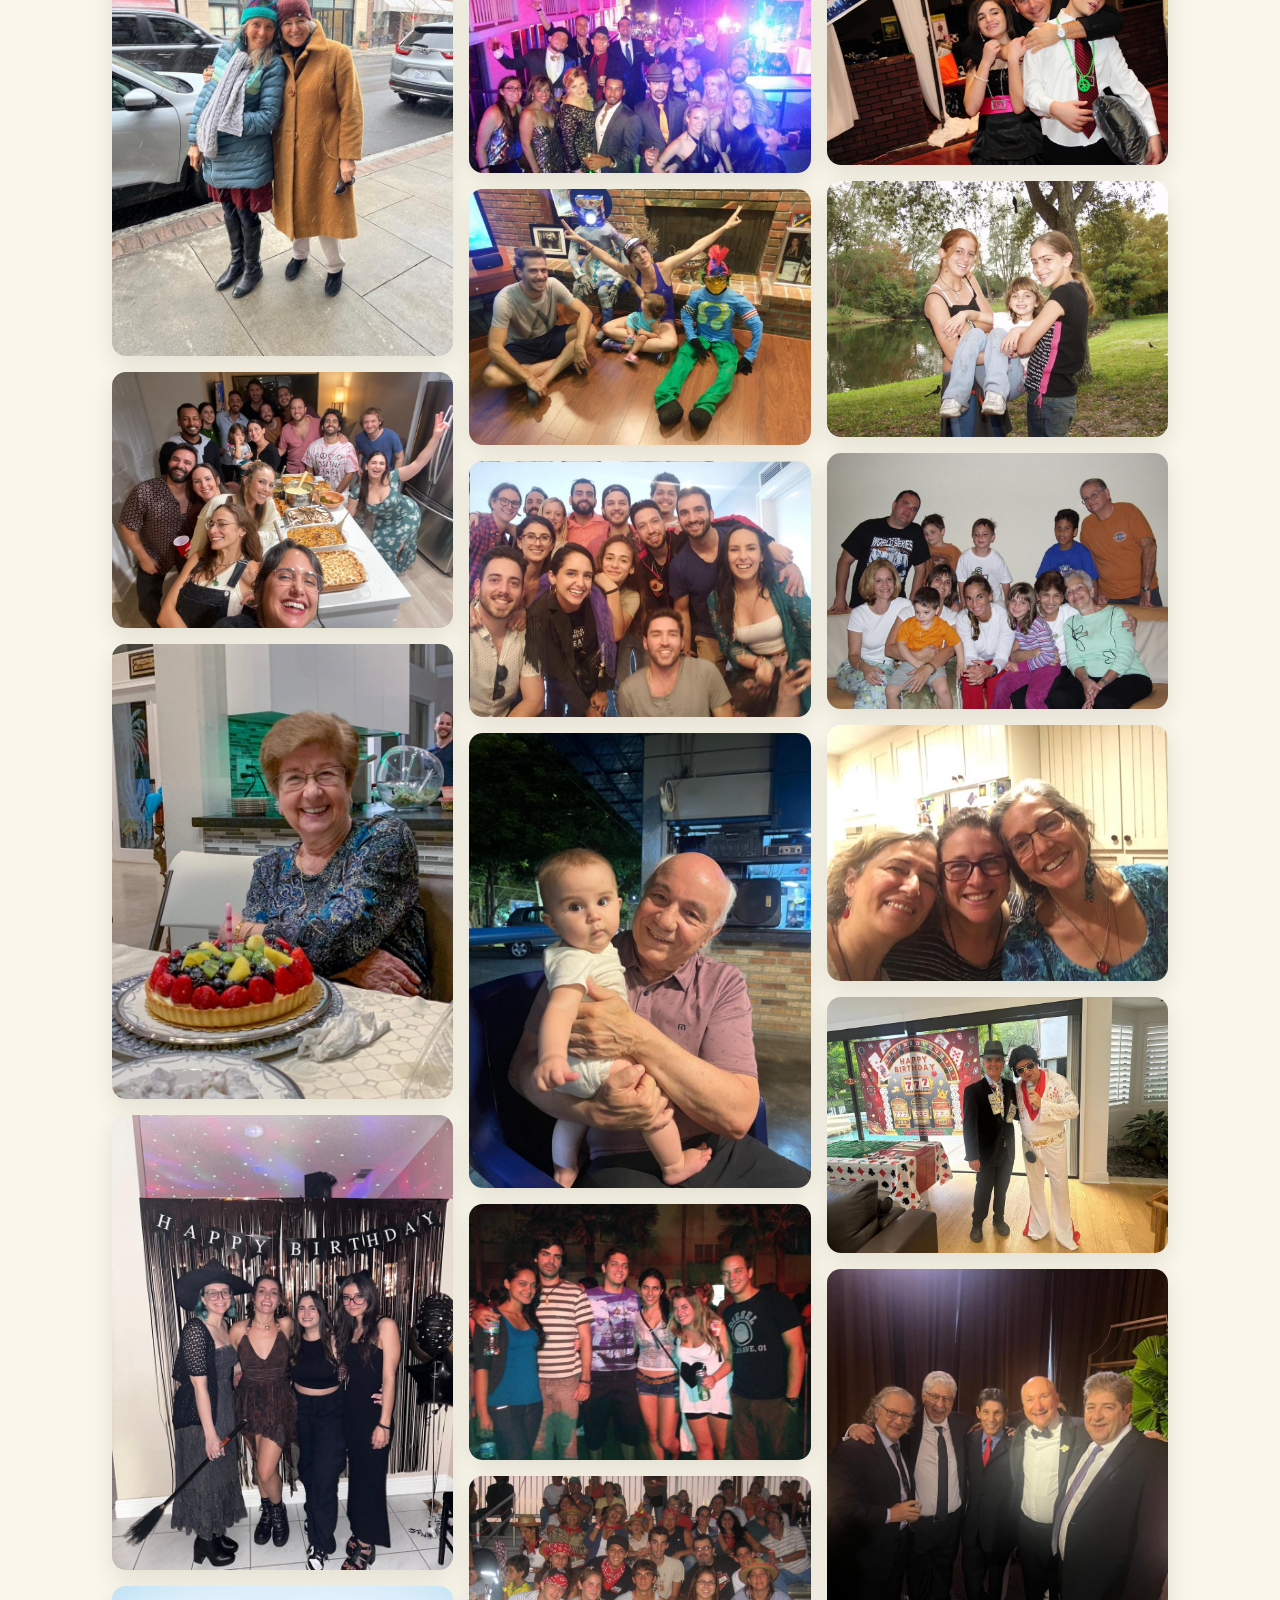
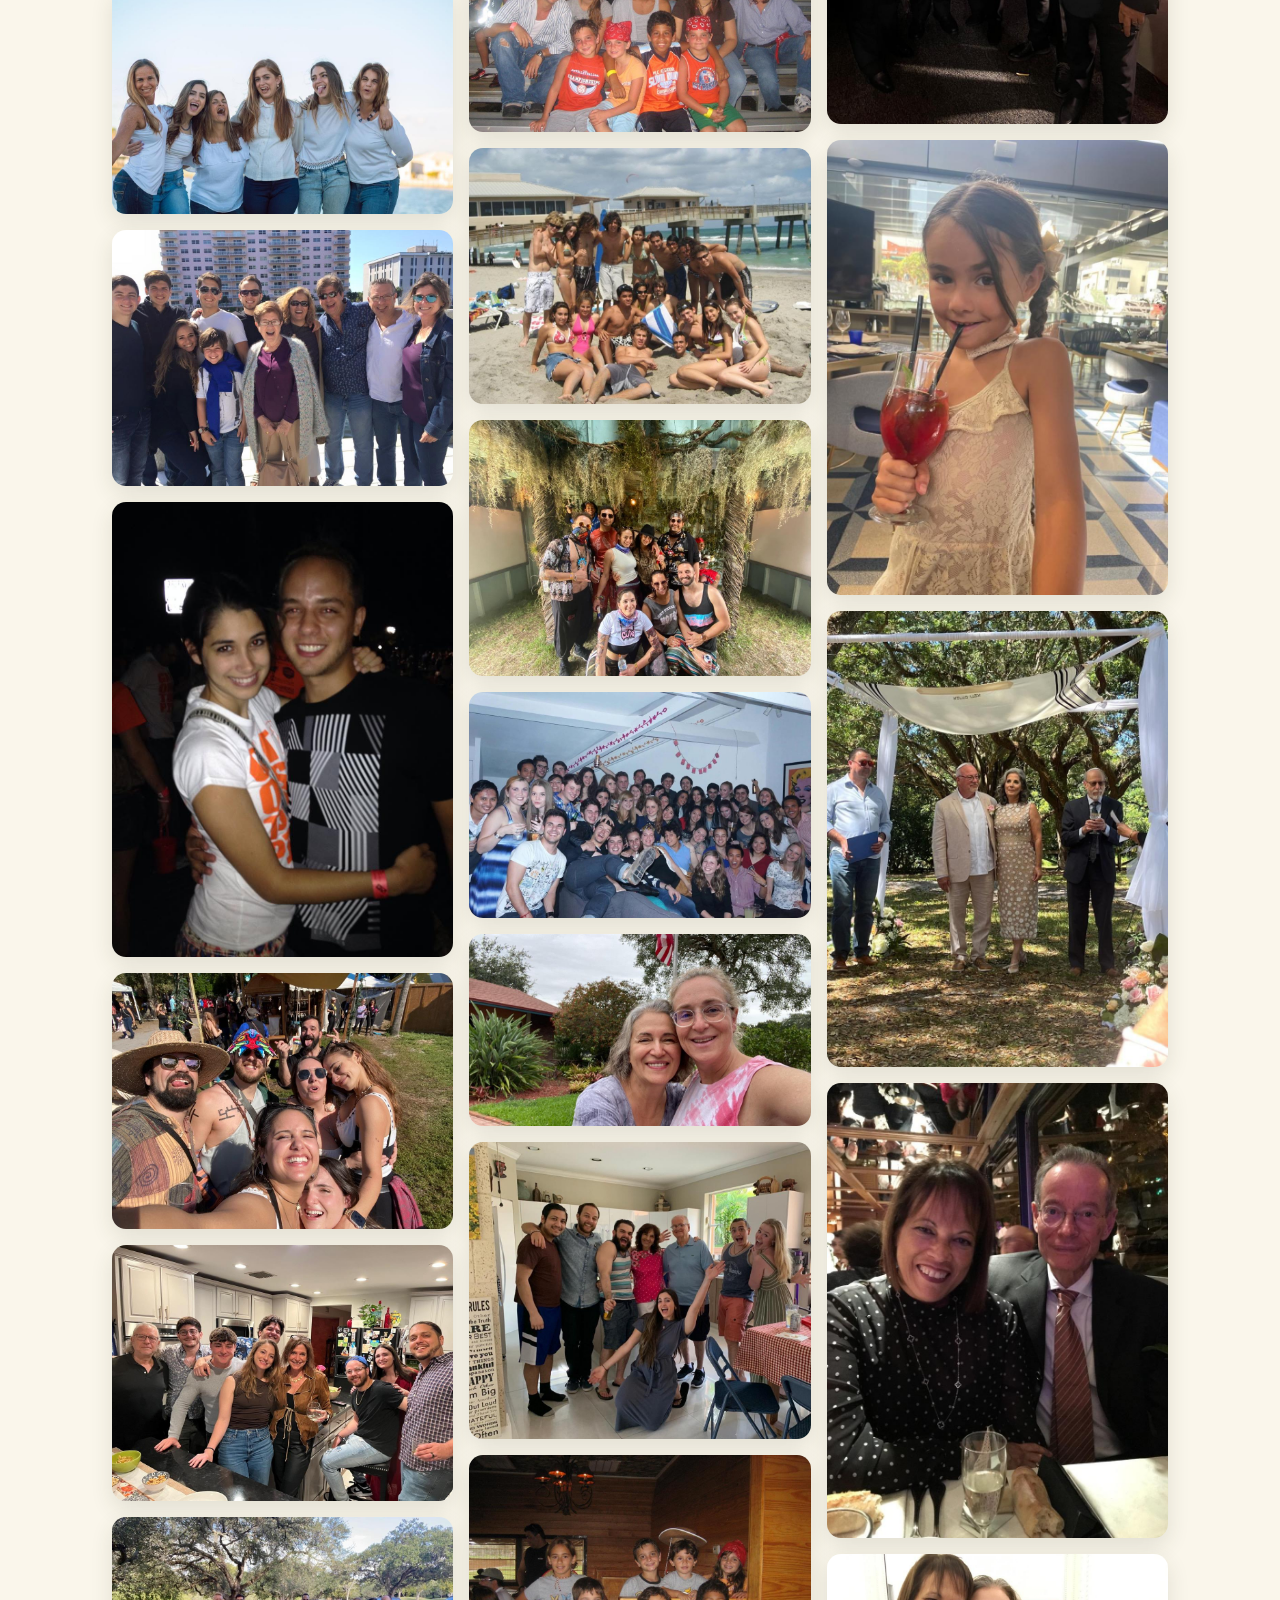
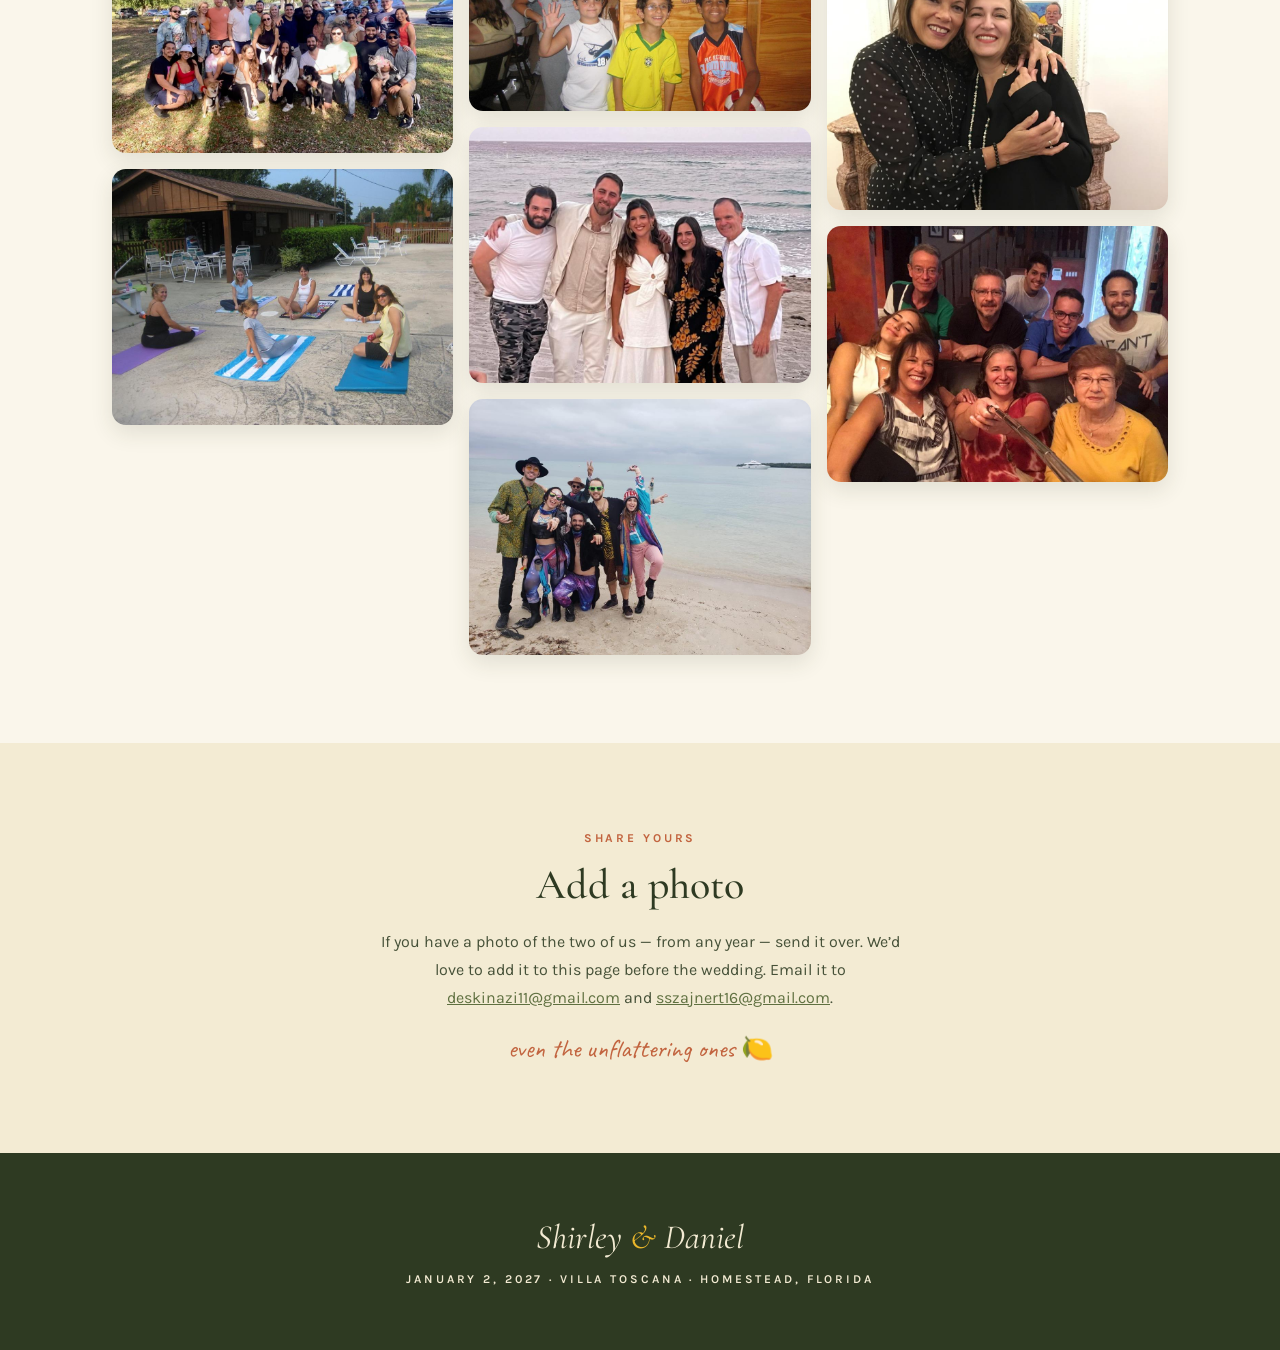
<file: gallery.html>
<!DOCTYPE html>
<html lang="en">
<head>
<meta charset="utf-8">
<meta name="viewport" content="width=device-width, initial-scale=1">
<title>Our People — Shirley &amp; Daniel</title>
<meta name="description" content="The families, wedding party, and friends of Shirley & Daniel.">
<link rel="preconnect" href="https://fonts.googleapis.com">
<link rel="preconnect" href="https://fonts.gstatic.com" crossorigin>
<link href="https://fonts.googleapis.com/css2?family=Cormorant+Garamond:ital,wght@0,400;0,500;0,600;1,400;1,500;1,600&family=Karla:wght@400;500;600;700&family=Caveat:wght@500;600&display=swap" rel="stylesheet">
<link rel="stylesheet" href="css/style.css?v=6">
</head>
<body>

<nav class="nav">
  <a href="index.html" class="nav-brand">Shirley <span class="amp">&amp;</span> Daniel</a>
  <button class="nav-toggle" aria-label="Menu" aria-expanded="false" aria-controls="nav-links">
    <span></span><span></span><span></span>
  </button>
  <div class="nav-links" id="nav-links">
    <a href="index.html">HOME</a>
    <a href="our-story.html">OUR STORY</a>
    <a href="our-day.html">OUR DAY</a>
    <a href="travel.html">TRAVEL &amp; STAY</a>
    <a href="gallery.html" class="active">GALLERY</a>
    <a href="registry.html">REGISTRY</a>
    <a href="faq.html">FAQ</a>
    <a href="rsvp.html" class="rsvp">RSVP</a>
  </div>
</nav>

<header class="page-head tight-bottom">
  <div class="eyebrow">FAMILY &amp; FRIENDS</div>
  <h1>Our People</h1>
  <div class="tagline">la nostra famiglia</div>
  <p class="intro">This page belongs to the people who got us here. Our parents, our siblings, our grandparents, and the friends who&rsquo;ve been at every table with us since the beginning.</p>
  <svg class="lemon-divider" width="140" height="40" viewBox="0 0 140 40"><line x1="0" y1="20" x2="44" y2="20" stroke="#D8CCA8" stroke-width="1"/><line x1="96" y1="20" x2="140" y2="20" stroke="#D8CCA8" stroke-width="1"/><g transform="translate(70,21) rotate(-15)"><ellipse rx="13" ry="9" fill="#E9B62B"/><ellipse cx="13" rx="3" ry="2.2" fill="#D9A417"/><path d="M-10,-8 Q-20,-18 -30,-11 Q-21,-2 -10,-8Z" fill="#7A8B4E"/></g></svg>
</header>

<section class="people-section">
  <div class="section-head">
    <div class="label">THE FAMILIES</div>
    <h2>Where it all started</h2>
  </div>
  <div class="families-grid">
    <div class="polaroid tilt-left">
      <img src="images/Szajnerts.jpeg" alt="The Szajnert family">
      <div class="caption">the Szajnerts</div>
    </div>
    <div class="polaroid tilt-right">
      <img src="images/Eskinazi.jpeg" alt="The Eskinazi family">
      <div class="caption">the Eskinazis</div>
    </div>
  </div>
</section>
<section class="people-section tight-top wide">
  <div class="section-head">
    <div class="label">ALL OF YOU</div>
    <h2>Everyone in between</h2>
  </div>
  <div class="masonry">
    <img src="images/gallery-55.jpeg" alt="Shirley and Daniel with family and friends" loading="lazy">
    <img src="images/gallery-46.jpeg" alt="Shirley and Daniel with family and friends" loading="lazy">
    <img src="images/gallery-35.jpeg" alt="Shirley and Daniel with family and friends" loading="lazy">
    <img src="images/gallery-41.jpeg" alt="Shirley and Daniel with family and friends" loading="lazy">
    <img src="images/jack-birthday-2.jpeg" alt="Jack's birthday" loading="lazy">
    <img src="images/ranch-1-gallery.jpeg" alt="At the ranch" loading="lazy">
    <img src="images/gallery-7.jpeg" alt="Shirley and Daniel with family and friends" loading="lazy">
    <img src="images/gallery-56.jpeg" alt="Shirley and Daniel with family and friends" loading="lazy">
    <img src="images/gallery-27.jpeg" alt="Shirley and Daniel with family and friends" loading="lazy">
    <img src="images/gallery-18.jpeg" alt="Shirley and Daniel with family and friends" loading="lazy">
    <img src="images/gallery-30.jpeg" alt="Shirley and Daniel with family and friends" loading="lazy">
    <img src="images/gallery-5.jpg" alt="Shirley and Daniel with family and friends" loading="lazy">
    <img src="images/gallery-6.jpeg" alt="Shirley and Daniel with family and friends" loading="lazy">
    <img src="images/friends-8.jpeg" alt="With friends" loading="lazy">
    <img src="images/gallery-51.jpeg" alt="Shirley and Daniel with family and friends" loading="lazy">
    <img src="images/gallery-17.jpeg" alt="Shirley and Daniel with family and friends" loading="lazy">
    <img src="images/gallery-60.jpg" alt="Shirley and Daniel with family and friends" loading="lazy">
    <img src="images/gallery-4.jpeg" alt="Shirley and Daniel with family and friends" loading="lazy">
    <img src="images/gallery-50.jpeg" alt="Shirley and Daniel with family and friends" loading="lazy">
    <img src="images/gallery-21.jpeg" alt="Shirley and Daniel with family and friends" loading="lazy">
    <img src="images/gallery-14.jpeg" alt="Shirley and Daniel with family and friends" loading="lazy">
    <img src="images/gallery-2.jpeg" alt="Shirley and Daniel with family and friends" loading="lazy">
    <img src="images/friends-1.jpeg" alt="With friends" loading="lazy">
    <img src="images/ranch-2-gallery.jpeg" alt="At the ranch" loading="lazy">
    <img src="images/gallery-10.jpeg" alt="Shirley and Daniel with family and friends" loading="lazy">
    <img src="images/gallery-14.jpg" alt="Shirley and Daniel with family and friends" loading="lazy">
    <img src="images/hero-dancing.jpg" alt="Celebrating together" loading="lazy">
    <img src="images/gallery-31.jpeg" alt="Shirley and Daniel with family and friends" loading="lazy">
    <img src="images/gallery-62.jpeg" alt="Shirley and Daniel with family and friends" loading="lazy">
    <img src="images/gallery-64.jpeg" alt="Shirley and Daniel with family and friends" loading="lazy">
    <img src="images/gallery-49.jpeg" alt="Shirley and Daniel with family and friends" loading="lazy">
    <img src="images/friends-5.jpeg" alt="With friends" loading="lazy">
    <img src="images/gallery-2.jpg" alt="Shirley and Daniel with family and friends" loading="lazy">
    <img src="images/gallery-28.jpeg" alt="Shirley and Daniel with family and friends" loading="lazy">
    <img src="images/gallery-38.jpeg" alt="Shirley and Daniel with family and friends" loading="lazy">
    <img src="images/gallery-8.jpg" alt="Shirley and Daniel with family and friends" loading="lazy">
    <img src="images/gallery-15.jpg" alt="Shirley and Daniel with family and friends" loading="lazy">
    <img src="images/friends-4.jpeg" alt="With friends" loading="lazy">
    <img src="images/gallery-43.jpeg" alt="Shirley and Daniel with family and friends" loading="lazy">
    <img src="images/gallery-23.jpeg" alt="Shirley and Daniel with family and friends" loading="lazy">
    <img src="images/ranch-6-gallery.jpeg" alt="At the ranch" loading="lazy">
    <img src="images/gallery-40.jpeg" alt="Shirley and Daniel with family and friends" loading="lazy">
    <img src="images/gallery-44.jpeg" alt="Shirley and Daniel with family and friends" loading="lazy">
    <img src="images/gallery-8.jpeg" alt="Shirley and Daniel with family and friends" loading="lazy">
    <img src="images/Ranch-0-gallery.jpeg" alt="At the ranch" loading="lazy">
    <img src="images/friends-2.jpeg" alt="With friends" loading="lazy">
    <img src="images/gallery-10.jpg" alt="Shirley and Daniel with family and friends" loading="lazy">
    <img src="images/gallery-37.jpeg" alt="Shirley and Daniel with family and friends" loading="lazy">
    <img src="images/gallery-16.jpeg" alt="Shirley and Daniel with family and friends" loading="lazy">
    <img src="images/gallery-7.jpg" alt="Shirley and Daniel with family and friends" loading="lazy">
    <img src="images/gallery-1.jpg" alt="Shirley and Daniel with family and friends" loading="lazy">
    <img src="images/gallery-4.jpg" alt="Shirley and Daniel with family and friends" loading="lazy">
    <img src="images/gallery-26.jpeg" alt="Shirley and Daniel with family and friends" loading="lazy">
    <img src="images/gallery-45.jpeg" alt="Shirley and Daniel with family and friends" loading="lazy">
    <img src="images/gallery-57.jpeg" alt="Shirley and Daniel with family and friends" loading="lazy">
    <img src="images/gallery-15.jpeg" alt="Shirley and Daniel with family and friends" loading="lazy">
    <img src="images/gallery-48.jpeg" alt="Shirley and Daniel with family and friends" loading="lazy">
    <img src="images/gallery-53.jpeg" alt="Shirley and Daniel with family and friends" loading="lazy">
    <img src="images/gallery-24.jpeg" alt="Shirley and Daniel with family and friends" loading="lazy">
    <img src="images/gallery-22.jpeg" alt="Shirley and Daniel with family and friends" loading="lazy">
    <img src="images/gallery-19.jpeg" alt="Shirley and Daniel with family and friends" loading="lazy">
    <img src="images/gallery-11.jpeg" alt="Shirley and Daniel with family and friends" loading="lazy">
    <img src="images/gallery-16.jpg" alt="Shirley and Daniel with family and friends" loading="lazy">
    <img src="images/friends-7.jpeg" alt="With friends" loading="lazy">
    <img src="images/gallery-58.jpeg" alt="Shirley and Daniel with family and friends" loading="lazy">
    <img src="images/gallery-13.jpg" alt="Shirley and Daniel with family and friends" loading="lazy">
    <img src="images/gallery-42.jpeg" alt="Shirley and Daniel with family and friends" loading="lazy">
    <img src="images/gallery-29.jpeg" alt="Shirley and Daniel with family and friends" loading="lazy">
    <img src="images/gallery-11.jpg" alt="Shirley and Daniel with family and friends" loading="lazy">
    <img src="images/gallery-0.jpg" alt="Shirley and Daniel with family and friends" loading="lazy">
    <img src="images/gallery-3.jpeg" alt="Shirley and Daniel with family and friends" loading="lazy">
    <img src="images/gallery-54.jpeg" alt="Shirley and Daniel with family and friends" loading="lazy">
    <img src="images/gallery-9.jpg" alt="Shirley and Daniel with family and friends" loading="lazy">
    <img src="images/ranch-5-gallery.jpeg" alt="At the ranch" loading="lazy">
    <img src="images/gallery-6.jpg" alt="Shirley and Daniel with family and friends" loading="lazy">
    <img src="images/gallery-20.jpeg" alt="Shirley and Daniel with family and friends" loading="lazy">
    <img src="images/gallery-3.jpg" alt="Shirley and Daniel with family and friends" loading="lazy">
    <img src="images/gallery-52.jpeg" alt="Shirley and Daniel with family and friends" loading="lazy">
    <img src="images/gallery-61.jpeg" alt="Shirley and Daniel with family and friends" loading="lazy">
    <img src="images/ranch-4-gallery.jpeg" alt="At the ranch" loading="lazy">
    <img src="images/gallery-32.jpeg" alt="Shirley and Daniel with family and friends" loading="lazy">
    <img src="images/friends-1-gallery.jpeg" alt="With friends" loading="lazy">
    <img src="images/gallery-36.jpeg" alt="Shirley and Daniel with family and friends" loading="lazy">
    <img src="images/tribe-1.jpeg" alt="The tribe" loading="lazy">
    <img src="images/gallery-5.jpeg" alt="Shirley and Daniel with family and friends" loading="lazy">
    <img src="images/gallery-33.jpeg" alt="Shirley and Daniel with family and friends" loading="lazy">
    <img src="images/friends-3.jpeg" alt="With friends" loading="lazy">
    <img src="images/gallery-12.jpg" alt="Shirley and Daniel with family and friends" loading="lazy">
    <img src="images/friends-6.jpeg" alt="With friends" loading="lazy">
    <img src="images/gallery-25.jpeg" alt="Shirley and Daniel with family and friends" loading="lazy">
    <img src="images/gallery-34.jpeg" alt="Shirley and Daniel with family and friends" loading="lazy">
    <img src="images/gallery-13.jpeg" alt="Shirley and Daniel with family and friends" loading="lazy">
    <img src="images/gallery-12.jpeg" alt="Shirley and Daniel with family and friends" loading="lazy">
    <img src="images/gallery-1.jpeg" alt="Shirley and Daniel with family and friends" loading="lazy">
    <img src="images/gallery-39.jpeg" alt="Shirley and Daniel with family and friends" loading="lazy">
    <img src="images/gallery-63.jpeg" alt="Shirley and Daniel with family and friends" loading="lazy">
    <img src="images/gallery-67.jpeg" alt="Shirley and Daniel with family and friends" loading="lazy">
    <img src="images/gallery-68.jpeg" alt="Shirley and Daniel with family and friends" loading="lazy">
    <img src="images/gallery-69.jpeg" alt="Shirley and Daniel with family and friends" loading="lazy">
    <img src="images/gallery-70.jpeg" alt="Shirley and Daniel with family and friends" loading="lazy">
    <img src="images/gallery-71.jpeg" alt="Shirley and Daniel with family and friends" loading="lazy">
    <img src="images/gallery-72.jpeg" alt="Shirley and Daniel with family and friends" loading="lazy">
    <img src="images/gallery-73.jpeg" alt="Shirley and Daniel with family and friends" loading="lazy">
    <img src="images/gallery-74.jpeg" alt="Shirley and Daniel with family and friends" loading="lazy">
    <img src="images/gallery-75.jpeg" alt="Shirley and Daniel with family and friends" loading="lazy">
    <img src="images/gallery-76.jpeg" alt="Shirley and Daniel with family and friends" loading="lazy">
    <img src="images/gallery-77.jpeg" alt="Shirley and Daniel with family and friends" loading="lazy">
    <img src="images/gallery-78.jpeg" alt="Shirley and Daniel with family and friends" loading="lazy">
    <img src="images/gallery-79.jpeg" alt="Shirley and Daniel with family and friends" loading="lazy">
    <img src="images/gallery-80.jpeg" alt="Shirley and Daniel with family and friends" loading="lazy">
    <img src="images/gallery-81.jpeg" alt="Shirley and Daniel with family and friends" loading="lazy">
    <img src="images/gallery-82.jpeg" alt="Shirley and Daniel with family and friends" loading="lazy">
    <img src="images/gallery-83.jpeg" alt="Shirley and Daniel with family and friends" loading="lazy">
    <img src="images/gallery-84.jpeg" alt="Shirley and Daniel with family and friends" loading="lazy">
    <img src="images/gallery-85.jpeg" alt="Shirley and Daniel with family and friends" loading="lazy">
    <img src="images/gallery-86.jpeg" alt="Shirley and Daniel with family and friends" loading="lazy">
    <img src="images/gallery-87.jpeg" alt="Shirley and Daniel with family and friends" loading="lazy">
    <img src="images/gallery-88.jpeg" alt="Shirley and Daniel with family and friends" loading="lazy">
    <img src="images/gallery-89.jpeg" alt="Shirley and Daniel with family and friends" loading="lazy">
    <img src="images/gallery-90.jpeg" alt="Shirley and Daniel with family and friends" loading="lazy">
    <img src="images/gallery-91.jpeg" alt="Shirley and Daniel with family and friends" loading="lazy">
    <img src="images/gallery-92.jpeg" alt="Shirley and Daniel with family and friends" loading="lazy">
    <img src="images/gallery-93.jpeg" alt="Shirley and Daniel with family and friends" loading="lazy">
    <img src="images/gallery-94.jpeg" alt="Shirley and Daniel with family and friends" loading="lazy">
  </div>
</section>

<section class="band">
  <div class="eyebrow">SHARE YOURS</div>
  <h2>Add a photo</h2>
  <p>If you have a photo of the two of us — from any year — send it over. We&rsquo;d love to add it to this page before the wedding. Email it to <a href="mailto:deskinazi11@gmail.com">deskinazi11@gmail.com</a> and <a href="mailto:sszajnert16@gmail.com">sszajnert16@gmail.com</a>.</p>
  <div class="tagline">even the unflattering ones 🍋</div>
</section>

<footer class="footer">
  <div class="footer-brand">Shirley <span class="amp">&amp;</span> Daniel</div>
  <div class="footer-date">JANUARY 2, 2027 &middot; VILLA TOSCANA &middot; HOMESTEAD, FLORIDA</div>
</footer>

<script src="js/main.js?v=6" defer></script>
</body>
</html>
</file>
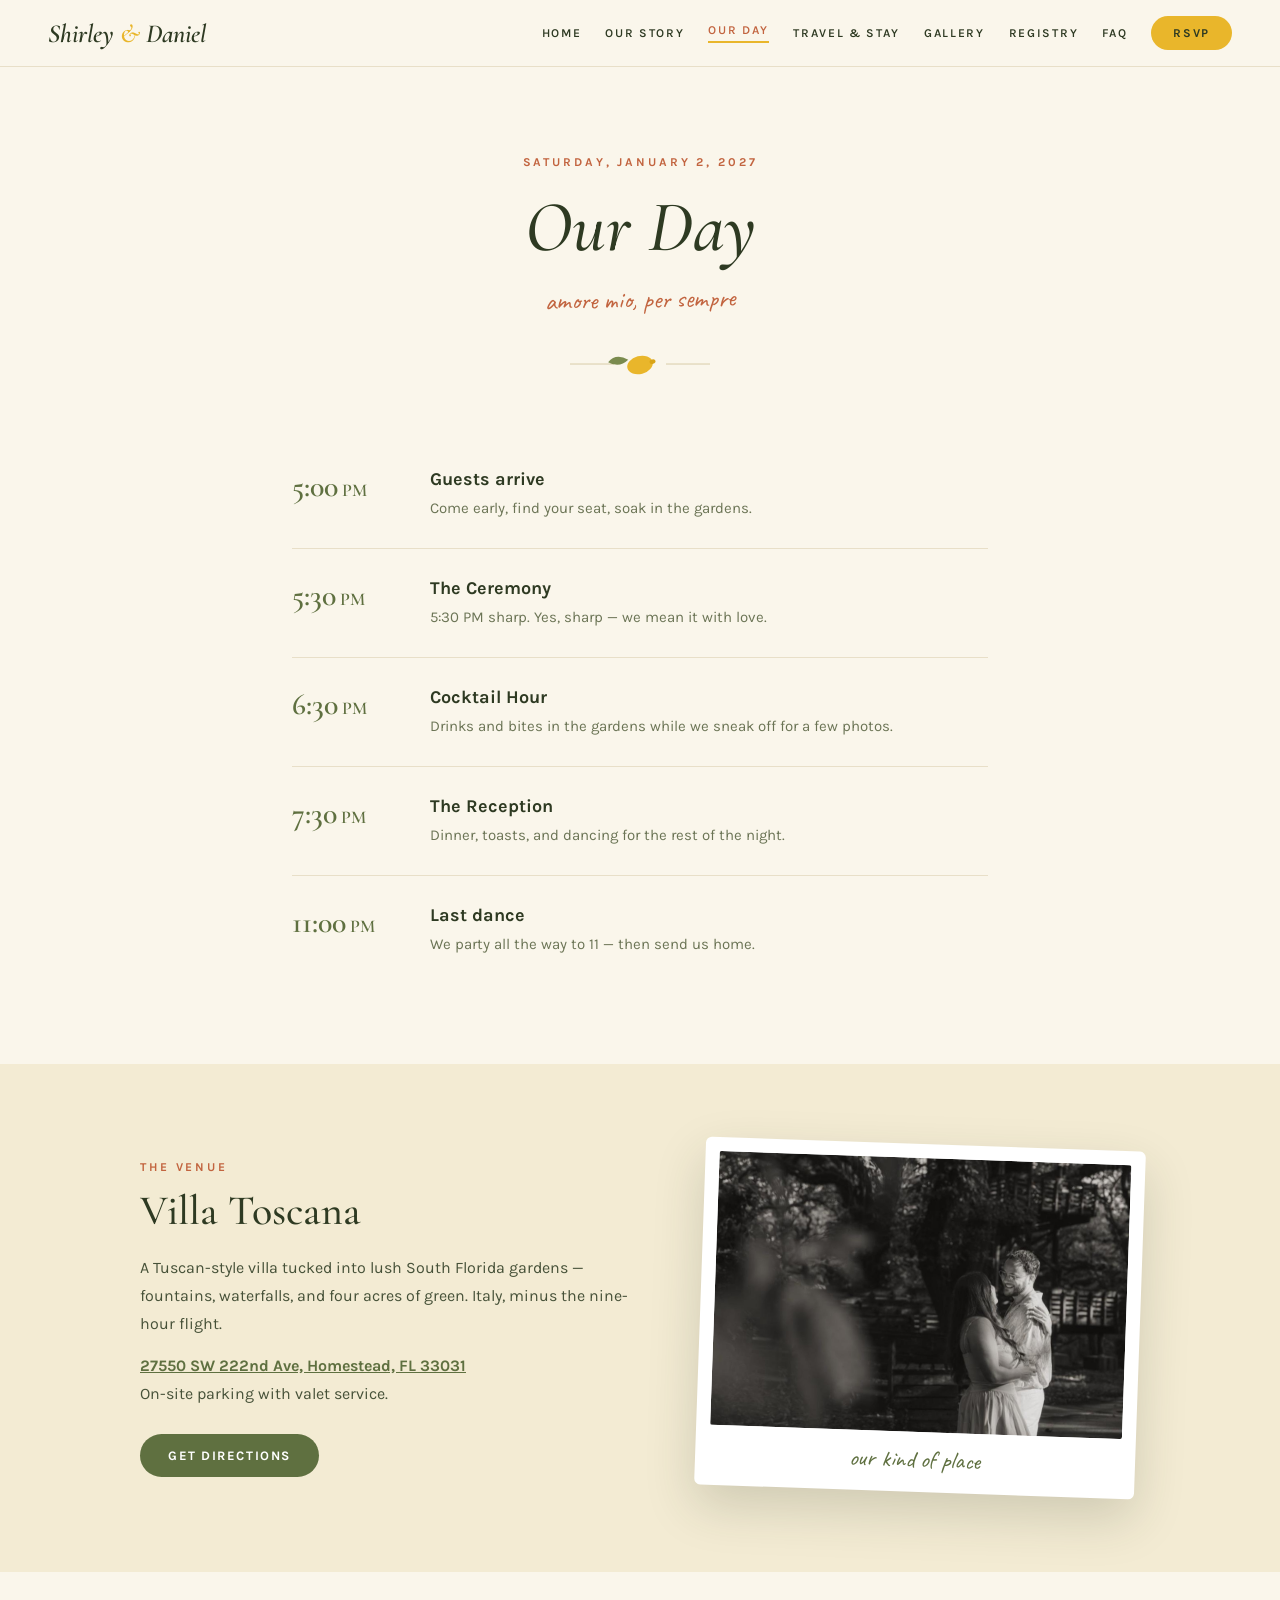
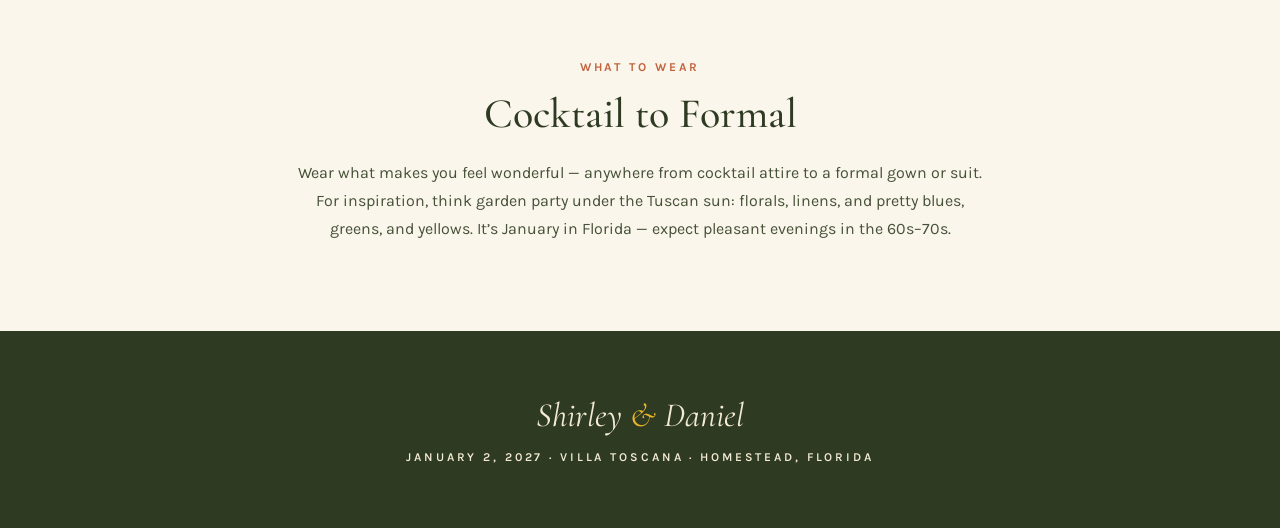
<file: our-day.html>
<!DOCTYPE html>
<html lang="en">
<head>
<meta charset="utf-8">
<meta name="viewport" content="width=device-width, initial-scale=1">
<title>Our Day — Shirley &amp; Daniel</title>
<meta name="description" content="Schedule, venue, and dress code for Shirley & Daniel's wedding — January 2, 2027 at Villa Toscana, Homestead, Florida.">
<link rel="preconnect" href="https://fonts.googleapis.com">
<link rel="preconnect" href="https://fonts.gstatic.com" crossorigin>
<link href="https://fonts.googleapis.com/css2?family=Cormorant+Garamond:ital,wght@0,400;0,500;0,600;1,400;1,500;1,600&family=Karla:wght@400;500;600;700&family=Caveat:wght@500;600&display=swap" rel="stylesheet">
<link rel="stylesheet" href="css/style.css?v=6">
</head>
<body>

<nav class="nav">
  <a href="index.html" class="nav-brand">Shirley <span class="amp">&amp;</span> Daniel</a>
  <button class="nav-toggle" aria-label="Menu" aria-expanded="false" aria-controls="nav-links">
    <span></span><span></span><span></span>
  </button>
  <div class="nav-links" id="nav-links">
    <a href="index.html">HOME</a>
    <a href="our-story.html">OUR STORY</a>
    <a href="our-day.html" class="active">OUR DAY</a>
    <a href="travel.html">TRAVEL &amp; STAY</a>
    <a href="gallery.html">GALLERY</a>
    <a href="registry.html">REGISTRY</a>
    <a href="faq.html">FAQ</a>
    <a href="rsvp.html" class="rsvp">RSVP</a>
  </div>
</nav>

<header class="page-head">
  <div class="eyebrow">SATURDAY, JANUARY 2, 2027</div>
  <h1>Our Day</h1>
  <div class="tagline">amore mio, per sempre</div>
  <svg class="lemon-divider" width="140" height="40" viewBox="0 0 140 40"><line x1="0" y1="20" x2="44" y2="20" stroke="#D8CCA8" stroke-width="1"/><line x1="96" y1="20" x2="140" y2="20" stroke="#D8CCA8" stroke-width="1"/><g transform="translate(70,21) rotate(-15)"><ellipse rx="13" ry="9" fill="#E9B62B"/><ellipse cx="13" rx="3" ry="2.2" fill="#D9A417"/><path d="M-10,-8 Q-20,-18 -30,-11 Q-21,-2 -10,-8Z" fill="#7A8B4E"/></g></svg>
</header>

<section class="timeline">
  <div class="timeline-row">
    <div class="timeline-time">5:00<small> PM</small></div>
    <div><div class="event-title">Guests arrive</div><div class="event-desc">Come early, find your seat, soak in the gardens.</div></div>
  </div>
  <div class="timeline-row">
    <div class="timeline-time">5:30<small> PM</small></div>
    <div><div class="event-title">The Ceremony</div><div class="event-desc">5:30 PM sharp. Yes, sharp — we mean it with love.</div></div>
  </div>
  <div class="timeline-row">
    <div class="timeline-time">6:30<small> PM</small></div>
    <div><div class="event-title">Cocktail Hour</div><div class="event-desc">Drinks and bites in the gardens while we sneak off for a few photos.</div></div>
  </div>
  <div class="timeline-row">
    <div class="timeline-time">7:30<small> PM</small></div>
    <div><div class="event-title">The Reception</div><div class="event-desc">Dinner, toasts, and dancing for the rest of the night.</div></div>
  </div>
  <div class="timeline-row">
    <div class="timeline-time">11:00<small> PM</small></div>
    <div><div class="event-title">Last dance</div><div class="event-desc">We party all the way to 11 — then send us home.</div></div>
  </div>
</section>

<section class="venue-band">
  <div class="venue-grid">
    <div>
      <div class="eyebrow">THE VENUE</div>
      <h2>Villa Toscana</h2>
      <p>A Tuscan-style villa tucked into lush South Florida gardens — fountains, waterfalls, and four acres of green. Italy, minus the nine-hour flight.</p>
      <p style="margin-bottom:26px"><strong><a href="https://www.google.com/maps/search/?api=1&amp;query=27550+SW+222nd+Ave%2C+Homestead%2C+FL+33031" target="_blank" rel="noopener">27550 SW 222nd Ave, Homestead, FL 33031</a></strong><br>On-site parking with valet service.</p>
      <a href="https://www.google.com/maps/search/?api=1&amp;query=27550+SW+222nd+Ave%2C+Homestead%2C+FL+33031" target="_blank" rel="noopener" class="btn">GET DIRECTIONS</a>
    </div>
    <div class="polaroid tilt-right">
      <img src="images/garden.jpg" alt="Shirley and Daniel in the garden">
      <div class="caption">our kind of place</div>
    </div>
  </div>
</section>

<section class="center-block">
  <div class="eyebrow">WHAT TO WEAR</div>
  <h2>Cocktail to Formal</h2>
  <p>Wear what makes you feel wonderful — anywhere from cocktail attire to a formal gown or suit. For inspiration, think garden party under the Tuscan sun: florals, linens, and pretty blues, greens, and yellows. It&rsquo;s January in Florida — expect pleasant evenings in the 60s–70s.</p>
</section>

<footer class="footer">
  <div class="footer-brand">Shirley <span class="amp">&amp;</span> Daniel</div>
  <div class="footer-date">JANUARY 2, 2027 &middot; VILLA TOSCANA &middot; HOMESTEAD, FLORIDA</div>
</footer>

<script src="js/main.js?v=6" defer></script>
</body>
</html>
</file>
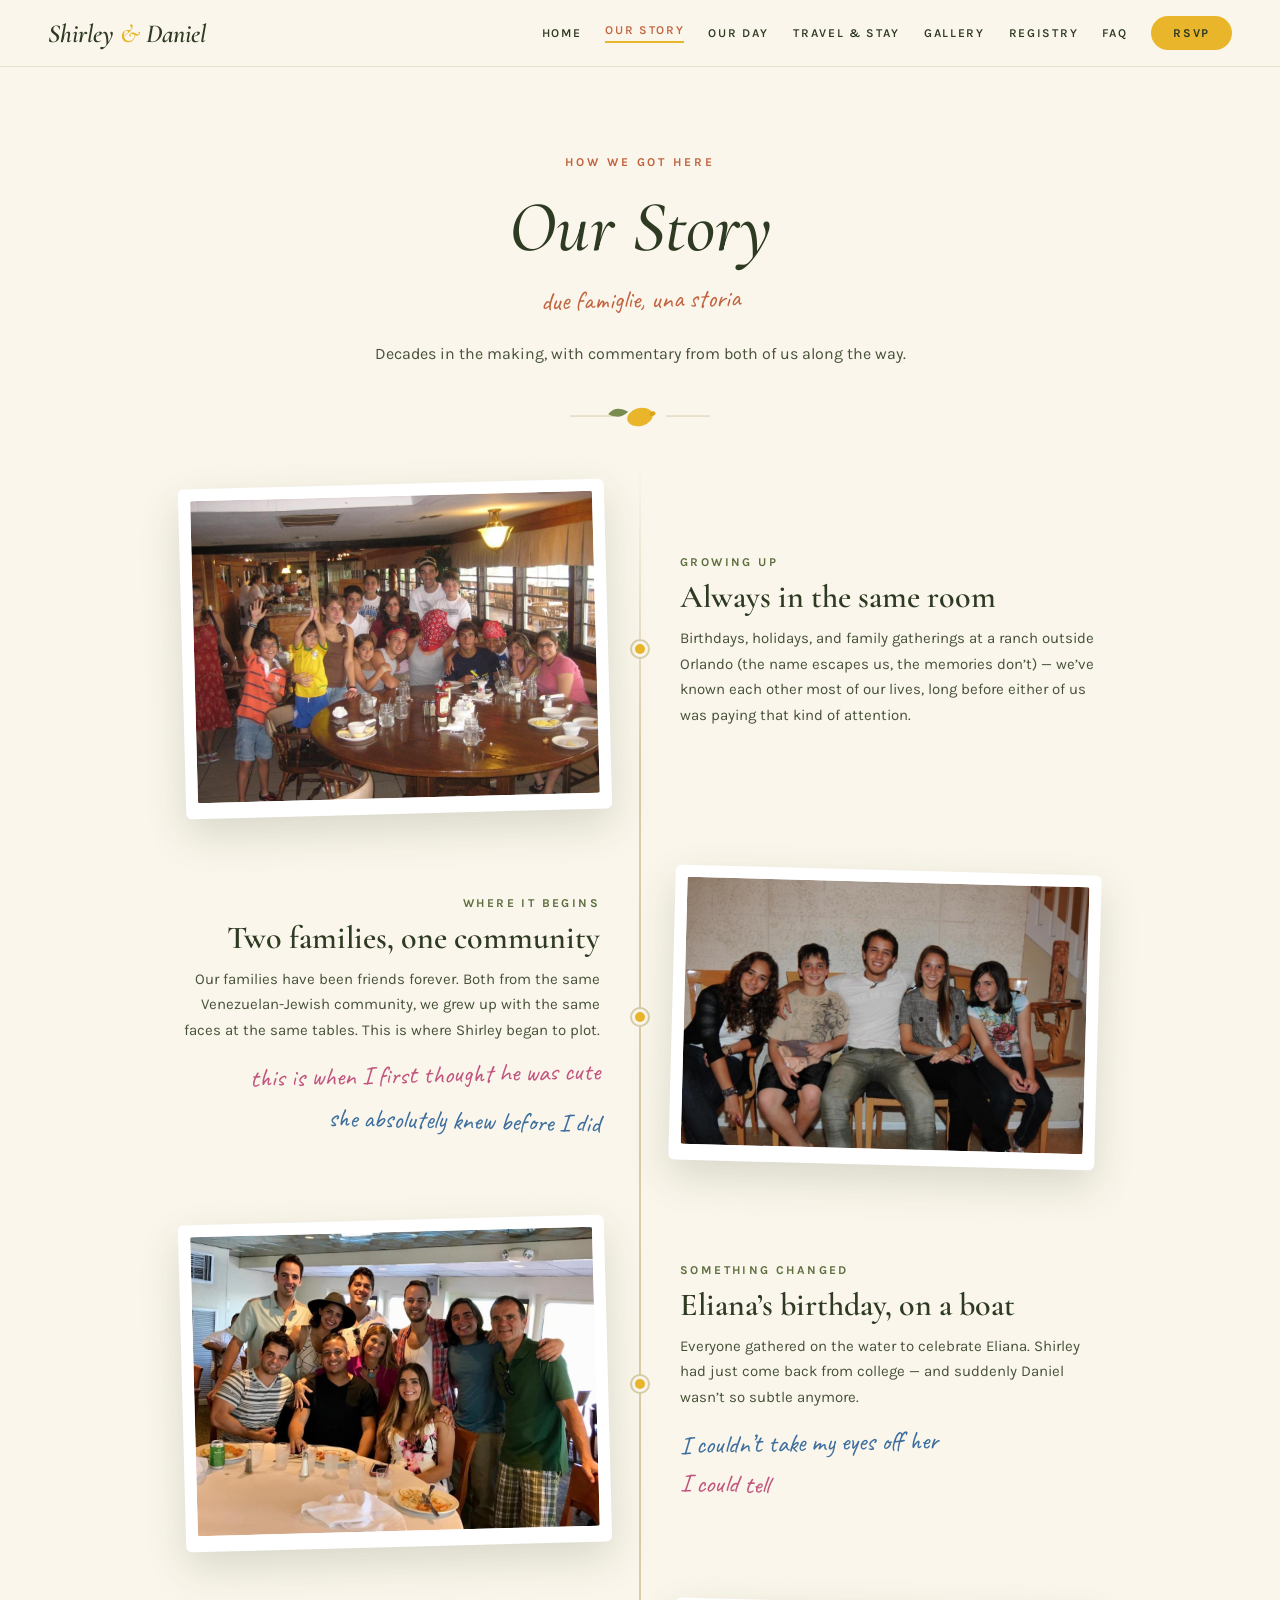
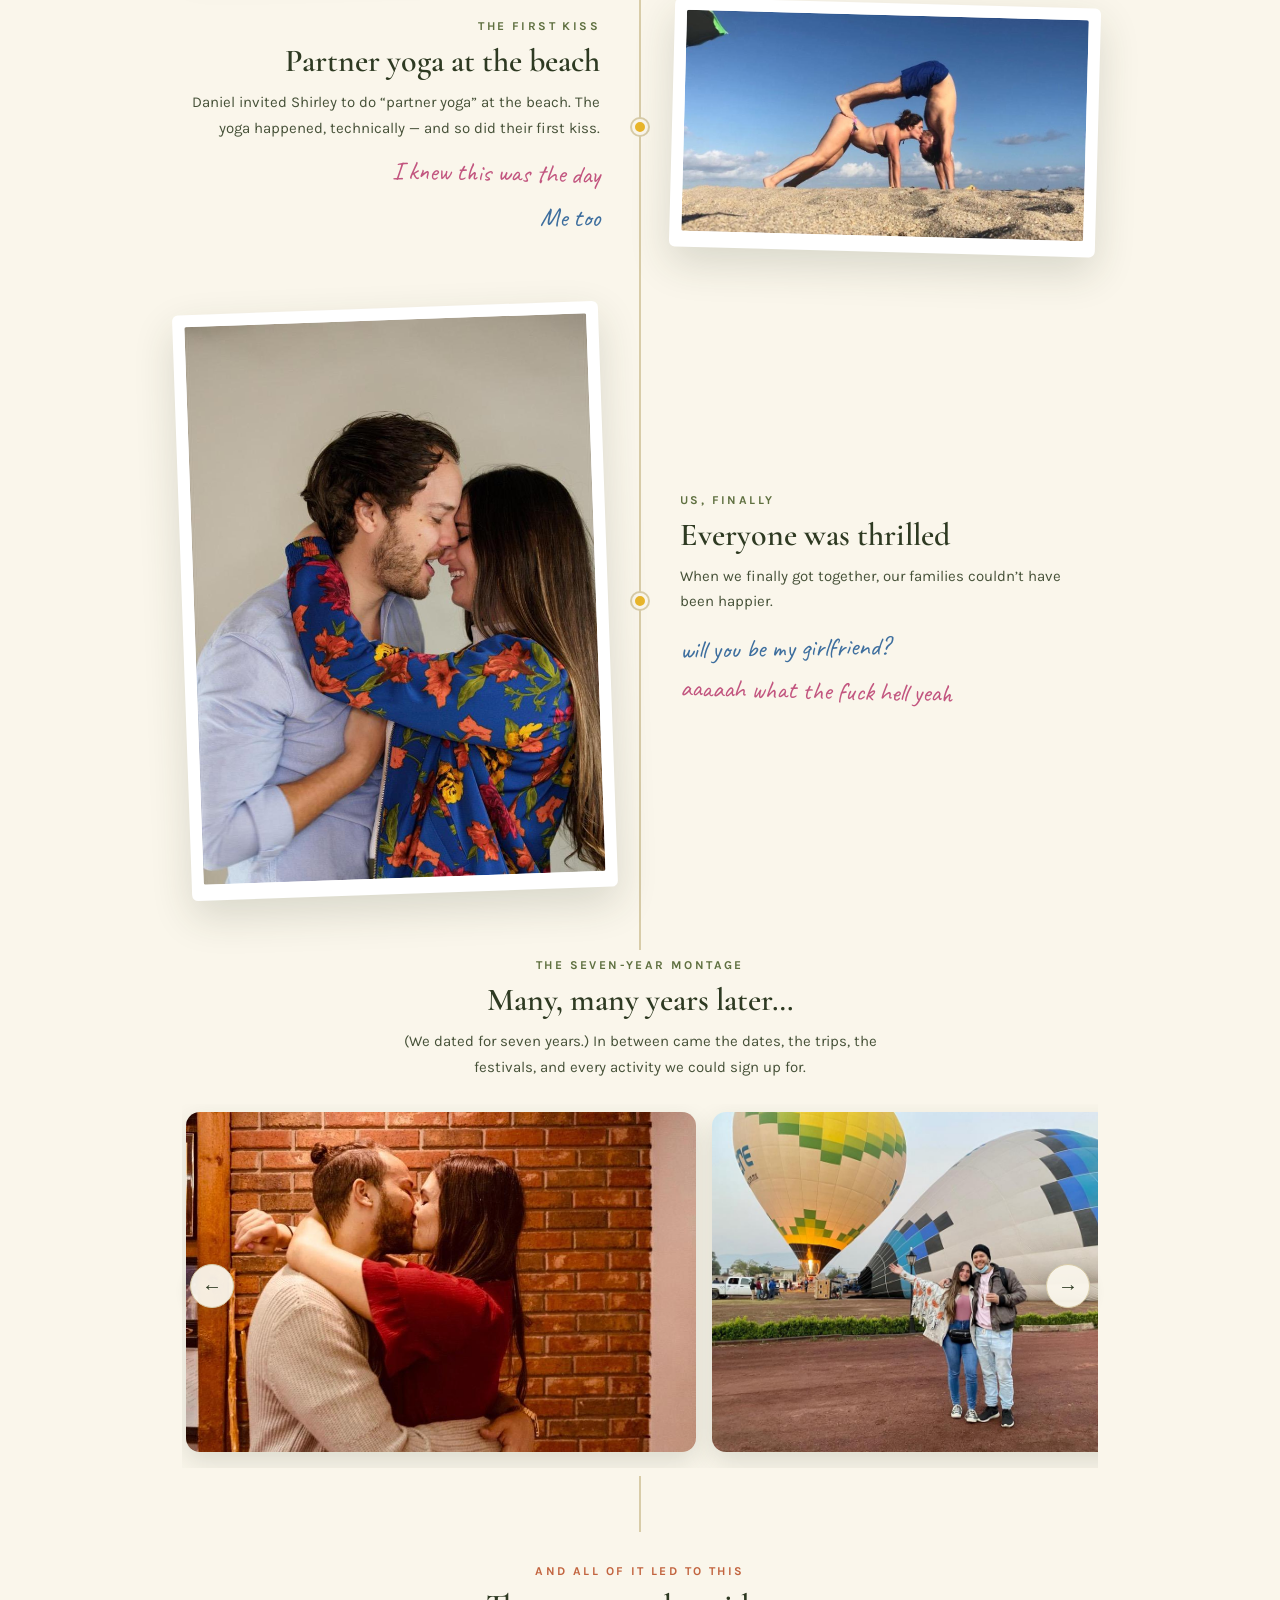
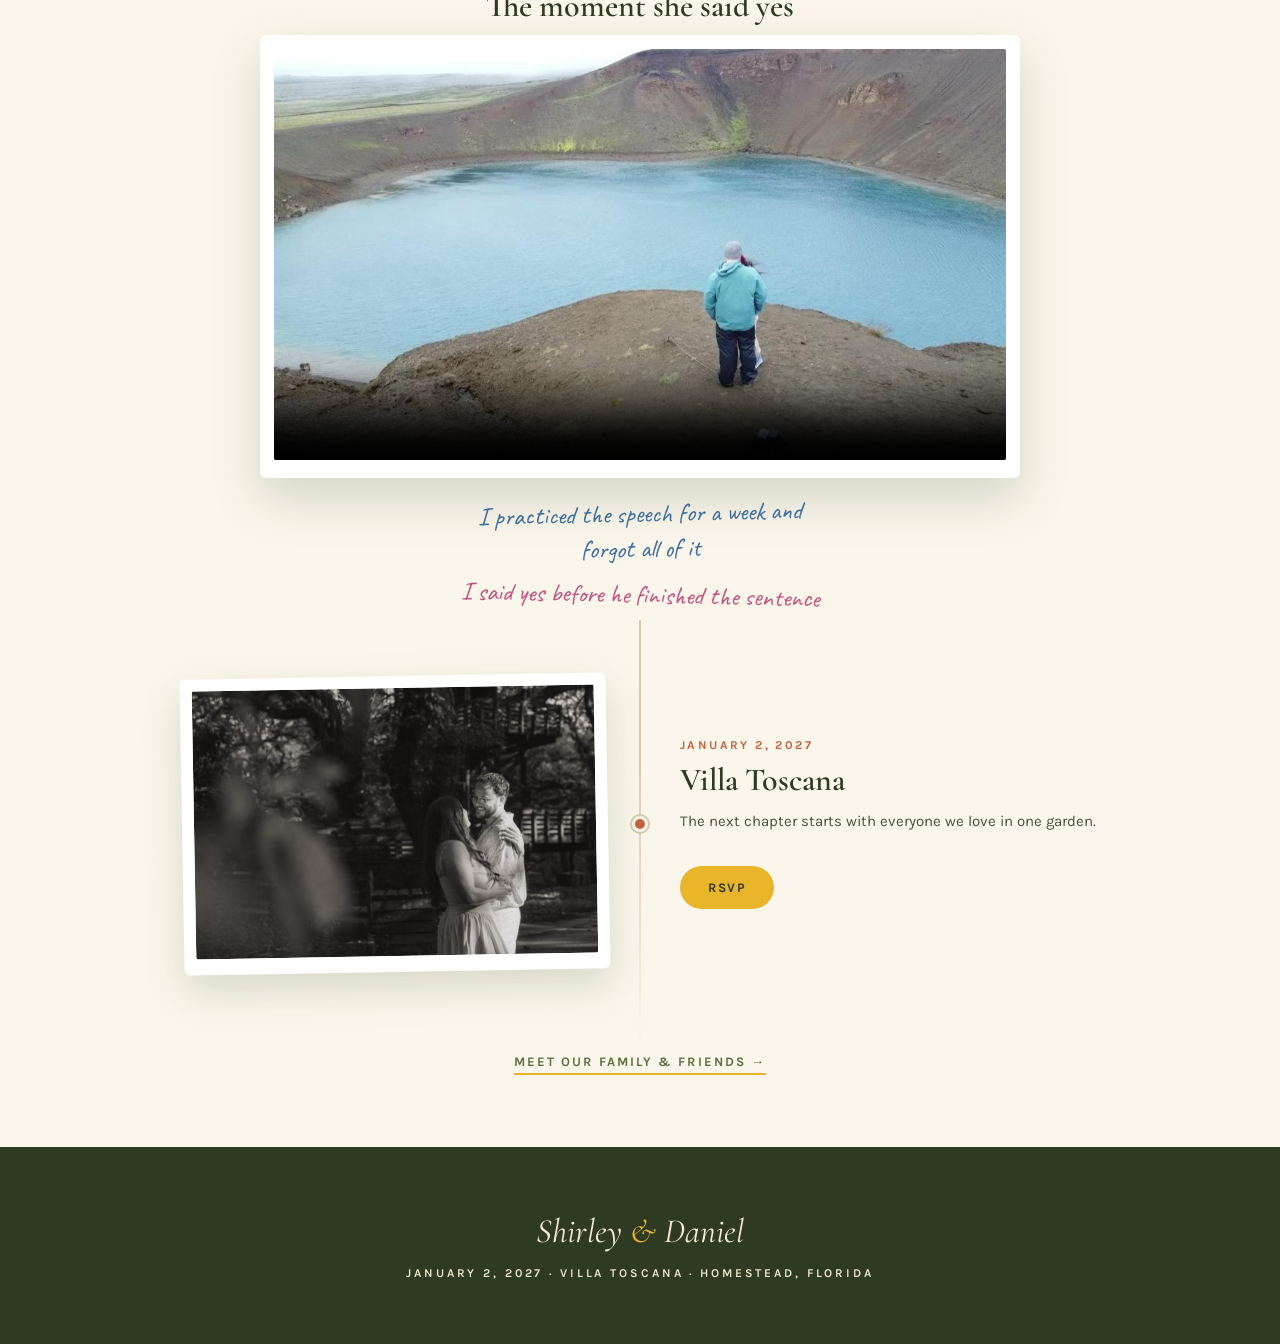
<file: our-story.html>
<!DOCTYPE html>
<html lang="en">
<head>
<meta charset="utf-8">
<meta name="viewport" content="width=device-width, initial-scale=1">
<title>Our Story — Shirley &amp; Daniel</title>
<meta name="description" content="How Shirley & Daniel got here — decades in the making, with commentary from both of them along the way.">
<link rel="preconnect" href="https://fonts.googleapis.com">
<link rel="preconnect" href="https://fonts.gstatic.com" crossorigin>
<link href="https://fonts.googleapis.com/css2?family=Cormorant+Garamond:ital,wght@0,400;0,500;0,600;1,400;1,500;1,600&family=Karla:wght@400;500;600;700&family=Caveat:wght@500;600&display=swap" rel="stylesheet">
<link rel="stylesheet" href="css/style.css?v=6">
</head>
<body>

<nav class="nav">
  <a href="index.html" class="nav-brand">Shirley <span class="amp">&amp;</span> Daniel</a>
  <button class="nav-toggle" aria-label="Menu" aria-expanded="false" aria-controls="nav-links">
    <span></span><span></span><span></span>
  </button>
  <div class="nav-links" id="nav-links">
    <a href="index.html">HOME</a>
    <a href="our-story.html" class="active">OUR STORY</a>
    <a href="our-day.html">OUR DAY</a>
    <a href="travel.html">TRAVEL &amp; STAY</a>
    <a href="gallery.html">GALLERY</a>
    <a href="registry.html">REGISTRY</a>
    <a href="faq.html">FAQ</a>
    <a href="rsvp.html" class="rsvp">RSVP</a>
  </div>
</nav>

<header class="page-head tight-bottom">
  <div class="eyebrow">HOW WE GOT HERE</div>
  <h1>Our Story</h1>
  <div class="tagline">due famiglie, una storia</div>
  <p class="intro">Decades in the making, with commentary from both of us along the way.</p>
  <svg class="lemon-divider" width="140" height="40" viewBox="0 0 140 40"><line x1="0" y1="20" x2="44" y2="20" stroke="#D8CCA8" stroke-width="1"/><line x1="96" y1="20" x2="140" y2="20" stroke="#D8CCA8" stroke-width="1"/><g transform="translate(70,21) rotate(-15)"><ellipse rx="13" ry="9" fill="#E9B62B"/><ellipse cx="13" rx="3" ry="2.2" fill="#D9A417"/><path d="M-10,-8 Q-20,-18 -30,-11 Q-21,-2 -10,-8Z" fill="#7A8B4E"/></g></svg>
</header>

<section class="story-timeline">
  <div class="line"></div>
  <div class="story-rows">

    <div class="story-row">
      <div class="story-photo tilt-left" style="transform:rotate(-1.5deg)"><img src="images/Ranch-0-gallery.jpeg" alt="Our families gathered at the ranch"></div>
      <div class="dot-cell"><span class="dot"></span></div>
      <div class="story-text">
        <div class="label">GROWING UP</div>
        <h2>Always in the same room</h2>
        <p>Birthdays, holidays, and family gatherings at a ranch outside Orlando (the name escapes us, the memories don&rsquo;t) — we&rsquo;ve known each other most of our lives, long before either of us was paying that kind of attention.</p>
        <div class="story-notes">
        </div>
      </div>
    </div>

    <div class="story-row">
      <div class="story-text right">
        <div class="label">WHERE IT BEGINS</div>
        <h2>Two families, one community</h2>
        <p>Our families have been friends forever. Both from the same Venezuelan-Jewish community, we grew up with the same faces at the same tables. This is where Shirley began to plot.</p>
        <div class="story-notes right">
          <div class="note shirley tilt-l">this is when I first thought he was cute</div>
          <div class="note daniel tilt-r">she absolutely knew before I did</div>
        </div>
      </div>
      <div class="dot-cell"><span class="dot"></span></div>
      <div class="story-photo" style="transform:rotate(1.5deg)"><img src="images/Young-Us.jpeg" alt="Shirley and Daniel as kids, with friends"></div>
    </div>

    <div class="story-row">
      <div class="story-photo" style="transform:rotate(-1.5deg)"><img src="images/our-story-boat.jpeg" alt="Everyone gathered on the boat for Eliana's birthday"></div>
      <div class="dot-cell"><span class="dot"></span></div>
      <div class="story-text">
        <div class="label">SOMETHING CHANGED</div>
        <h2>Eliana&rsquo;s birthday, on a boat</h2>
        <p>Everyone gathered on the water to celebrate Eliana. Shirley had just come back from college — and suddenly Daniel wasn&rsquo;t so subtle anymore.</p>
        <div class="story-notes">
          <div class="note daniel tilt-l">I couldn&rsquo;t take my eyes off her</div>
          <div class="note shirley tilt-r">I could tell</div>
        </div>
      </div>
    </div>

    <div class="story-row">
      <div class="story-text right">
        <div class="label">THE FIRST KISS</div>
        <h2>Partner yoga at the beach</h2>
        <p>Daniel invited Shirley to do &ldquo;partner yoga&rdquo; at the beach. The yoga happened, technically — and so did their first kiss.</p>
        <div class="story-notes right">
          <div class="note shirley tilt-r">I knew this was the day</div>
          <div class="note daniel tilt-r">Me too</div>
        </div>
      </div>
      <div class="dot-cell"><span class="dot"></span></div>
      <div class="story-photo" style="transform:rotate(1.5deg)"><img src="images/our-story-beach-date.jpeg" alt="Partner yoga at the beach"></div>
    </div>

    <div class="story-row">
      <div class="story-photo" style="transform:rotate(-2deg)"><img src="images/us-1.jpeg" alt="Shirley and Daniel together"></div>
      <div class="dot-cell"><span class="dot"></span></div>
      <div class="story-text">
        <div class="label">US, FINALLY</div>
        <h2>Everyone was thrilled</h2>
        <p>When we finally got together, our families couldn&rsquo;t have been happier.</p>
        <div class="story-notes">
          <div class="note daniel tilt-l">will you be my girlfriend?</div>
          <div class="note shirley tilt-r">aaaaah what the fuck hell yeah</div>
        </div>
      </div>
    </div>

    <div class="story-wide">
      <div class="label">THE SEVEN-YEAR MONTAGE</div>
      <h2>Many, many years later&hellip;</h2>
      <p>(We dated for seven years.) In between came the dates, the trips, the festivals, and every activity we could sign up for.</p>
      <div class="story-carousel">
        <button class="carousel-btn prev" aria-label="Previous photos">&larr;</button>
        <div class="carousel-track">
          <img src="images/our-story-1-year-anniversay.jpeg" alt="One-year anniversary" loading="lazy">
          <img src="images/trip-mexico-1.jpeg" alt="Mexico" loading="lazy">
          <img src="images/us-2.jpeg" alt="The two of us" loading="lazy">
          <img src="images/first-halloween.jpeg" alt="First Halloween together" loading="lazy">
          <img src="images/first-hannukah-party-as-a-couple.jpeg" alt="First Hanukkah party as a couple" loading="lazy">
          <img src="images/first-skiing.jpeg" alt="First time skiing" loading="lazy">
          <img src="images/first-soccer-game.jpeg" alt="First soccer game" loading="lazy">
          <img src="images/First-Trip-Thailand.jpeg" alt="First trip: Thailand" loading="lazy">
          <img src="images/First-Trip-Thailand-1.jpeg" alt="Thailand" loading="lazy">
          <img src="images/festival-1.jpeg" alt="At a festival" loading="lazy">
          <img src="images/trip-thailand-1.jpeg" alt="Thailand" loading="lazy">
          <img src="images/festival-0.jpeg" alt="At a festival" loading="lazy">
          <img src="images/us-3.jpeg" alt="The two of us" loading="lazy">
          <img src="images/us-4.jpeg" alt="The two of us" loading="lazy">
          <img src="images/us-5.jpeg" alt="The two of us" loading="lazy">
          <img src="images/our-story-long-distance.jpeg" alt="The long-distance years" loading="lazy">
          <img src="images/date-3.jpeg" alt="Date night" loading="lazy">
          <img src="images/date-1-gallery.jpeg" alt="Date night" loading="lazy">
        </div>
        <button class="carousel-btn next" aria-label="Next photos">&rarr;</button>
      </div>
    </div>

    <div class="story-wide pad-top">
      <div class="label terracotta">AND ALL OF IT LED TO THIS</div>
      <h2>The moment she said yes</h2>
      <div class="polaroid">
        <video controls playsinline preload="metadata" poster="images/engagement-poster.jpg" class="video-frame">
          <source src="videos/engagement-web.mp4" type="video/mp4">
          Your browser doesn&rsquo;t support video playback.
        </video>
      </div>
      <div class="story-notes center">
        <div class="note daniel tilt-l">I practiced the speech for a week and forgot all of it</div>
        <div class="note shirley tilt-r">I said yes before he finished the sentence</div>
      </div>
    </div>

    <div class="story-row">
      <div class="story-photo tilt"><img src="images/garden.jpg" alt="In the garden"></div>
      <div class="dot-cell"><span class="dot terracotta"></span></div>
      <div class="story-text">
        <div class="label terracotta">JANUARY 2, 2027</div>
        <h2>Villa Toscana</h2>
        <p>The next chapter starts with everyone we love in one garden.</p>
        <a href="rsvp.html" class="btn lemon">RSVP</a>
      </div>
    </div>

  </div>
</section>

<div class="story-cta">
  <a href="gallery.html" class="text-link">MEET OUR FAMILY &amp; FRIENDS &rarr;</a>
</div>

<footer class="footer">
  <div class="footer-brand">Shirley <span class="amp">&amp;</span> Daniel</div>
  <div class="footer-date">JANUARY 2, 2027 &middot; VILLA TOSCANA &middot; HOMESTEAD, FLORIDA</div>
</footer>

<script src="js/main.js?v=6" defer></script>
</body>
</html>
</file>
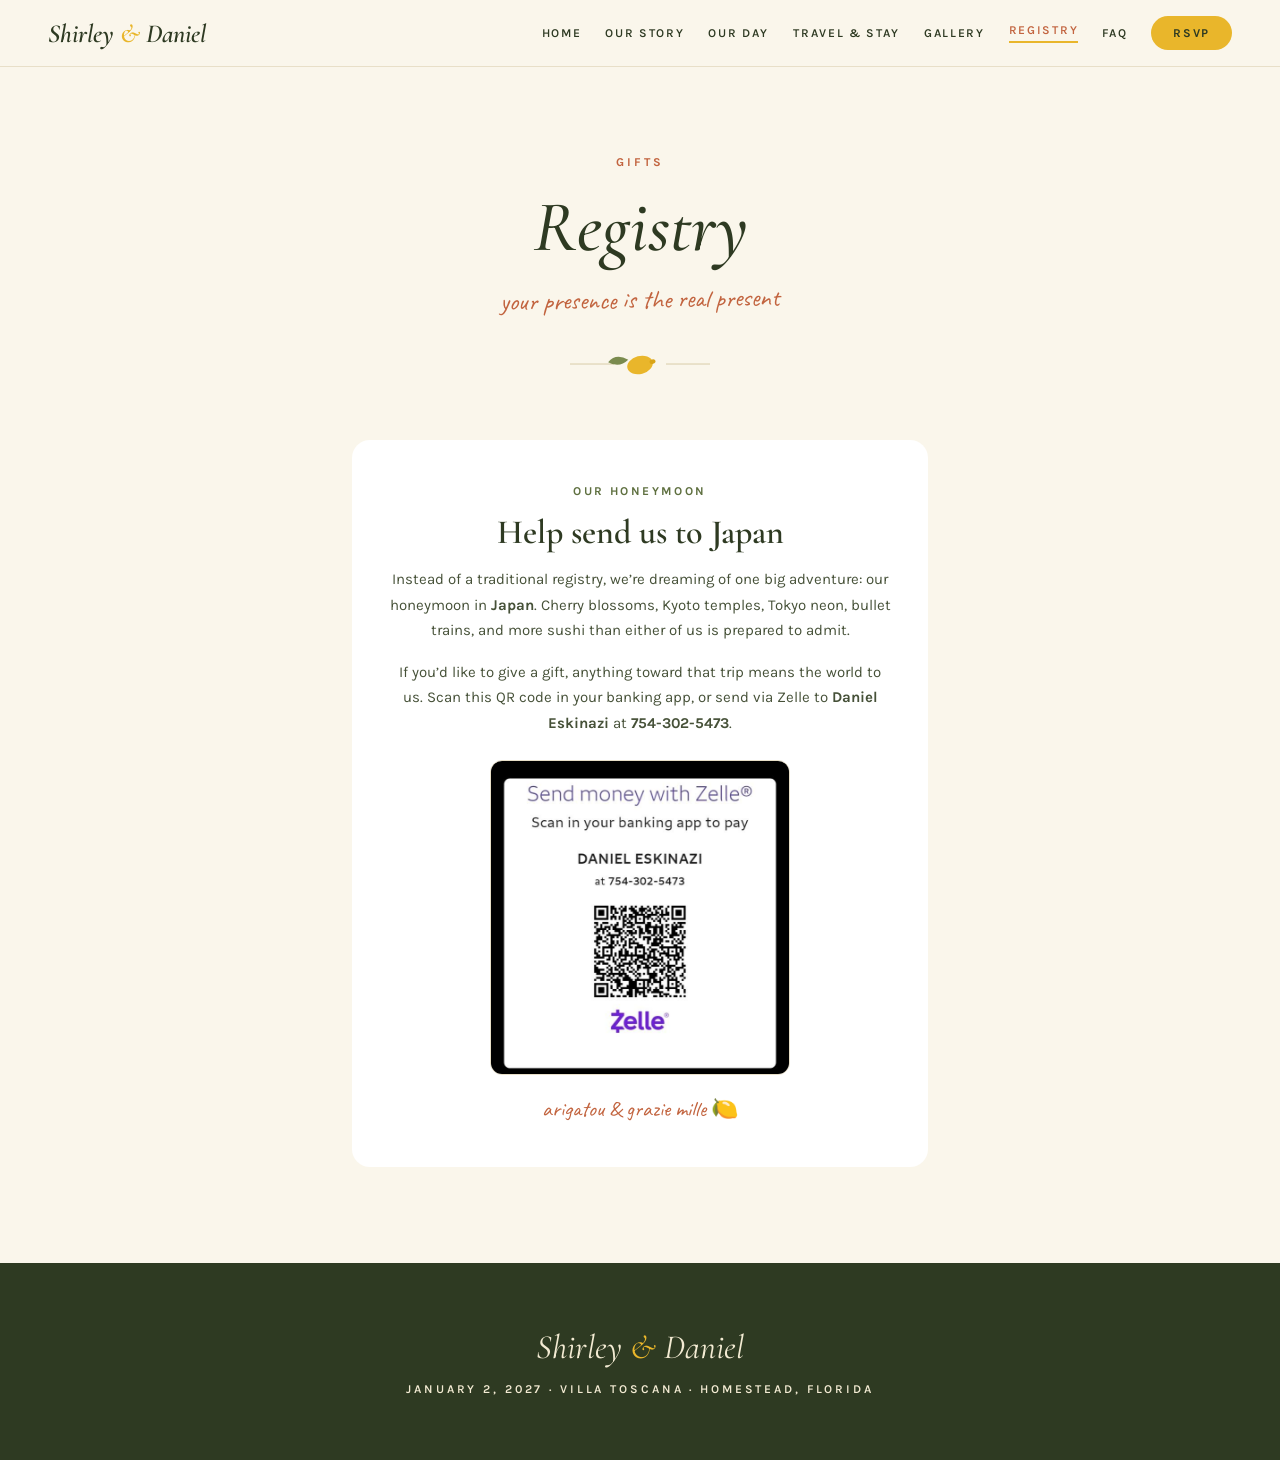
<file: registry.html>
<!DOCTYPE html>
<html lang="en">
<head>
<meta charset="utf-8">
<meta name="viewport" content="width=device-width, initial-scale=1">
<title>Registry — Shirley &amp; Daniel</title>
<meta name="description" content="Gift registry and Zelle details for Shirley & Daniel's wedding.">
<link rel="preconnect" href="https://fonts.googleapis.com">
<link rel="preconnect" href="https://fonts.gstatic.com" crossorigin>
<link href="https://fonts.googleapis.com/css2?family=Cormorant+Garamond:ital,wght@0,400;0,500;0,600;1,400;1,500;1,600&family=Karla:wght@400;500;600;700&family=Caveat:wght@500;600&display=swap" rel="stylesheet">
<link rel="stylesheet" href="css/style.css?v=6">
</head>
<body>

<nav class="nav">
  <a href="index.html" class="nav-brand">Shirley <span class="amp">&amp;</span> Daniel</a>
  <button class="nav-toggle" aria-label="Menu" aria-expanded="false" aria-controls="nav-links">
    <span></span><span></span><span></span>
  </button>
  <div class="nav-links" id="nav-links">
    <a href="index.html">HOME</a>
    <a href="our-story.html">OUR STORY</a>
    <a href="our-day.html">OUR DAY</a>
    <a href="travel.html">TRAVEL &amp; STAY</a>
    <a href="gallery.html">GALLERY</a>
    <a href="registry.html" class="active">REGISTRY</a>
    <a href="faq.html">FAQ</a>
    <a href="rsvp.html" class="rsvp">RSVP</a>
  </div>
</nav>

<header class="page-head">
  <div class="eyebrow">GIFTS</div>
  <h1>Registry</h1>
  <div class="tagline">your presence is the real present</div>
  <svg class="lemon-divider" width="140" height="40" viewBox="0 0 140 40"><line x1="0" y1="20" x2="44" y2="20" stroke="#D8CCA8" stroke-width="1"/><line x1="96" y1="20" x2="140" y2="20" stroke="#D8CCA8" stroke-width="1"/><g transform="translate(70,21) rotate(-15)"><ellipse rx="13" ry="9" fill="#E9B62B"/><ellipse cx="13" rx="3" ry="2.2" fill="#D9A417"/><path d="M-10,-8 Q-20,-18 -30,-11 Q-21,-2 -10,-8Z" fill="#7A8B4E"/></g></svg>
</header>

<section class="registry-grid single">
  <div class="registry-card">
    <div class="label">OUR HONEYMOON</div>
    <h2>Help send us to Japan</h2>
    <p style="margin-bottom:16px">Instead of a traditional registry, we&rsquo;re dreaming of one big adventure: our honeymoon in <strong>Japan</strong>. Cherry blossoms, Kyoto temples, Tokyo neon, bullet trains, and more sushi than either of us is prepared to admit.</p>
    <p style="margin-bottom:24px">If you&rsquo;d like to give a gift, anything toward that trip means the world to us. Scan this QR code in your banking app, or send via Zelle to <strong>Daniel Eskinazi</strong> at <strong>754-302-5473</strong>.</p>
    <img src="images/zelle-qr.jpg" alt="Zelle QR code for Daniel Eskinazi" class="qr">
    <div class="script-note">arigatou &amp; grazie mille 🍋</div>
  </div>
</section>

<footer class="footer">
  <div class="footer-brand">Shirley <span class="amp">&amp;</span> Daniel</div>
  <div class="footer-date">JANUARY 2, 2027 &middot; VILLA TOSCANA &middot; HOMESTEAD, FLORIDA</div>
</footer>

<script src="js/main.js?v=6" defer></script>
</body>
</html>
</file>
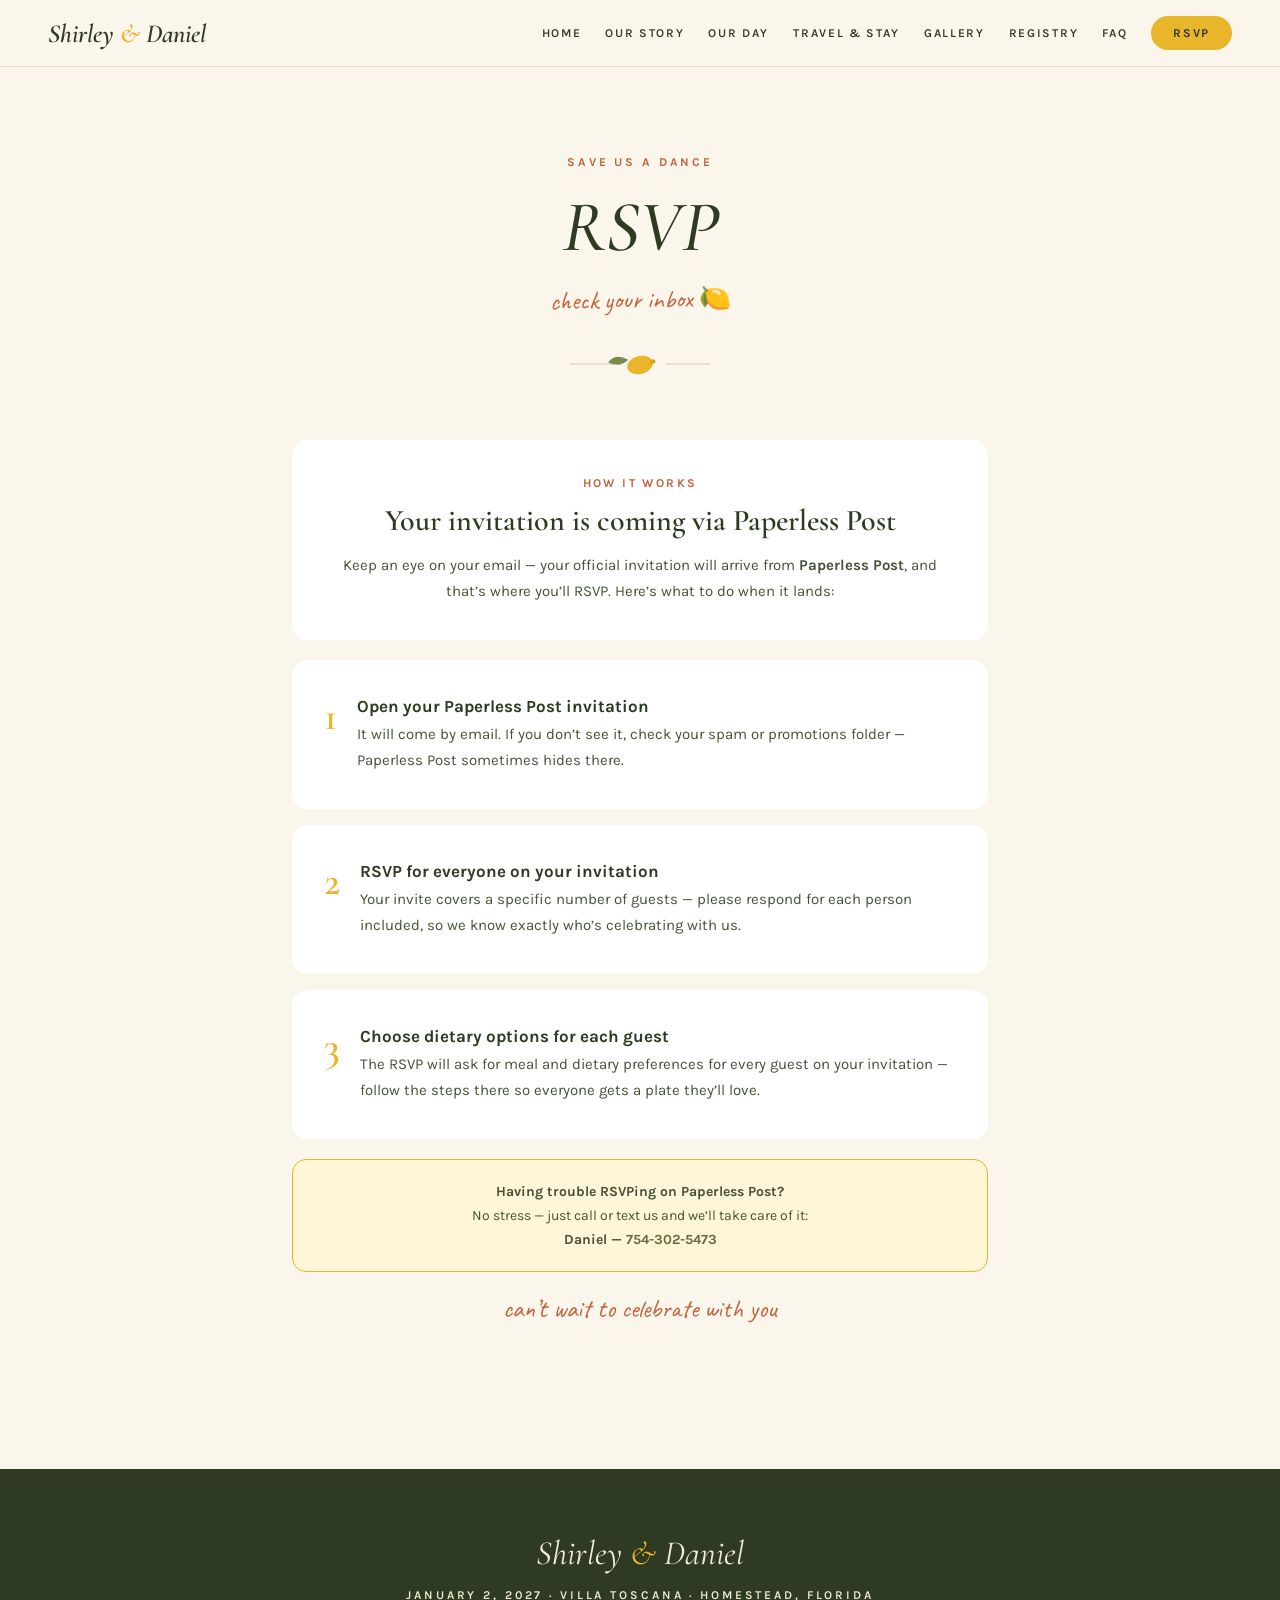
<file: rsvp.html>
<!DOCTYPE html>
<html lang="en">
<head>
<meta charset="utf-8">
<meta name="viewport" content="width=device-width, initial-scale=1">
<title>RSVP — Shirley &amp; Daniel</title>
<meta name="description" content="How to RSVP to Shirley & Daniel's wedding — invitations arrive via Paperless Post.">
<link rel="preconnect" href="https://fonts.googleapis.com">
<link rel="preconnect" href="https://fonts.gstatic.com" crossorigin>
<link href="https://fonts.googleapis.com/css2?family=Cormorant+Garamond:ital,wght@0,400;0,500;0,600;1,400;1,500;1,600&family=Karla:wght@400;500;600;700&family=Caveat:wght@500;600&display=swap" rel="stylesheet">
<link rel="stylesheet" href="css/style.css?v=6">
</head>
<body>

<nav class="nav">
  <a href="index.html" class="nav-brand">Shirley <span class="amp">&amp;</span> Daniel</a>
  <button class="nav-toggle" aria-label="Menu" aria-expanded="false" aria-controls="nav-links">
    <span></span><span></span><span></span>
  </button>
  <div class="nav-links" id="nav-links">
    <a href="index.html">HOME</a>
    <a href="our-story.html">OUR STORY</a>
    <a href="our-day.html">OUR DAY</a>
    <a href="travel.html">TRAVEL &amp; STAY</a>
    <a href="gallery.html">GALLERY</a>
    <a href="registry.html">REGISTRY</a>
    <a href="faq.html">FAQ</a>
    <a href="rsvp.html" class="rsvp">RSVP</a>
  </div>
</nav>

<header class="page-head">
  <div class="eyebrow">SAVE US A DANCE</div>
  <h1>RSVP</h1>
  <div class="tagline">check your inbox 🍋</div>
  <svg class="lemon-divider" width="140" height="40" viewBox="0 0 140 40"><line x1="0" y1="20" x2="44" y2="20" stroke="#D8CCA8" stroke-width="1"/><line x1="96" y1="20" x2="140" y2="20" stroke="#D8CCA8" stroke-width="1"/><g transform="translate(70,21) rotate(-15)"><ellipse rx="13" ry="9" fill="#E9B62B"/><ellipse cx="13" rx="3" ry="2.2" fill="#D9A417"/><path d="M-10,-8 Q-20,-18 -30,-11 Q-21,-2 -10,-8Z" fill="#7A8B4E"/></g></svg>
</header>

<div class="travel-wrap narrow">
  <div class="info-card step-intro">
    <div class="label">HOW IT WORKS</div>
    <h3>Your invitation is coming via Paperless Post</h3>
    <p>Keep an eye on your email — your official invitation will arrive from <strong>Paperless Post</strong>, and that&rsquo;s where you&rsquo;ll RSVP. Here&rsquo;s what to do when it lands:</p>
  </div>

  <div class="info-card step-card">
    <div class="step-row">
      <div class="step-num">1</div>
      <div>
        <div class="step-title">Open your Paperless Post invitation</div>
        <p>It will come by email. If you don&rsquo;t see it, check your spam or promotions folder — Paperless Post sometimes hides there.</p>
      </div>
    </div>
  </div>

  <div class="info-card step-card">
    <div class="step-row">
      <div class="step-num">2</div>
      <div>
        <div class="step-title">RSVP for everyone on your invitation</div>
        <p>Your invite covers a specific number of guests — please respond for each person included, so we know exactly who&rsquo;s celebrating with us.</p>
      </div>
    </div>
  </div>

  <div class="info-card step-card last">
    <div class="step-row">
      <div class="step-num">3</div>
      <div>
        <div class="step-title">Choose dietary options for each guest</div>
        <p>The RSVP will ask for meal and dietary preferences for every guest on your invitation — follow the steps there so everyone gets a plate they&rsquo;ll love.</p>
      </div>
    </div>
  </div>

  <div class="notice full">
    <strong>Having trouble RSVPing on Paperless Post?</strong><br>
    No stress — just call or text us and we&rsquo;ll take care of it:<br>
    <span style="font-weight:700">Daniel — <a href="tel:+17543025473" style="text-decoration:none">754-302-5473</a></span>
  </div>

  <div class="rsvp-close">
    <div class="tagline straight">can&rsquo;t wait to celebrate with you</div>
  </div>
</div>

<footer class="footer">
  <div class="footer-brand">Shirley <span class="amp">&amp;</span> Daniel</div>
  <div class="footer-date">JANUARY 2, 2027 &middot; VILLA TOSCANA &middot; HOMESTEAD, FLORIDA</div>
</footer>

<script src="js/main.js?v=6" defer></script>
</body>
</html>
</file>
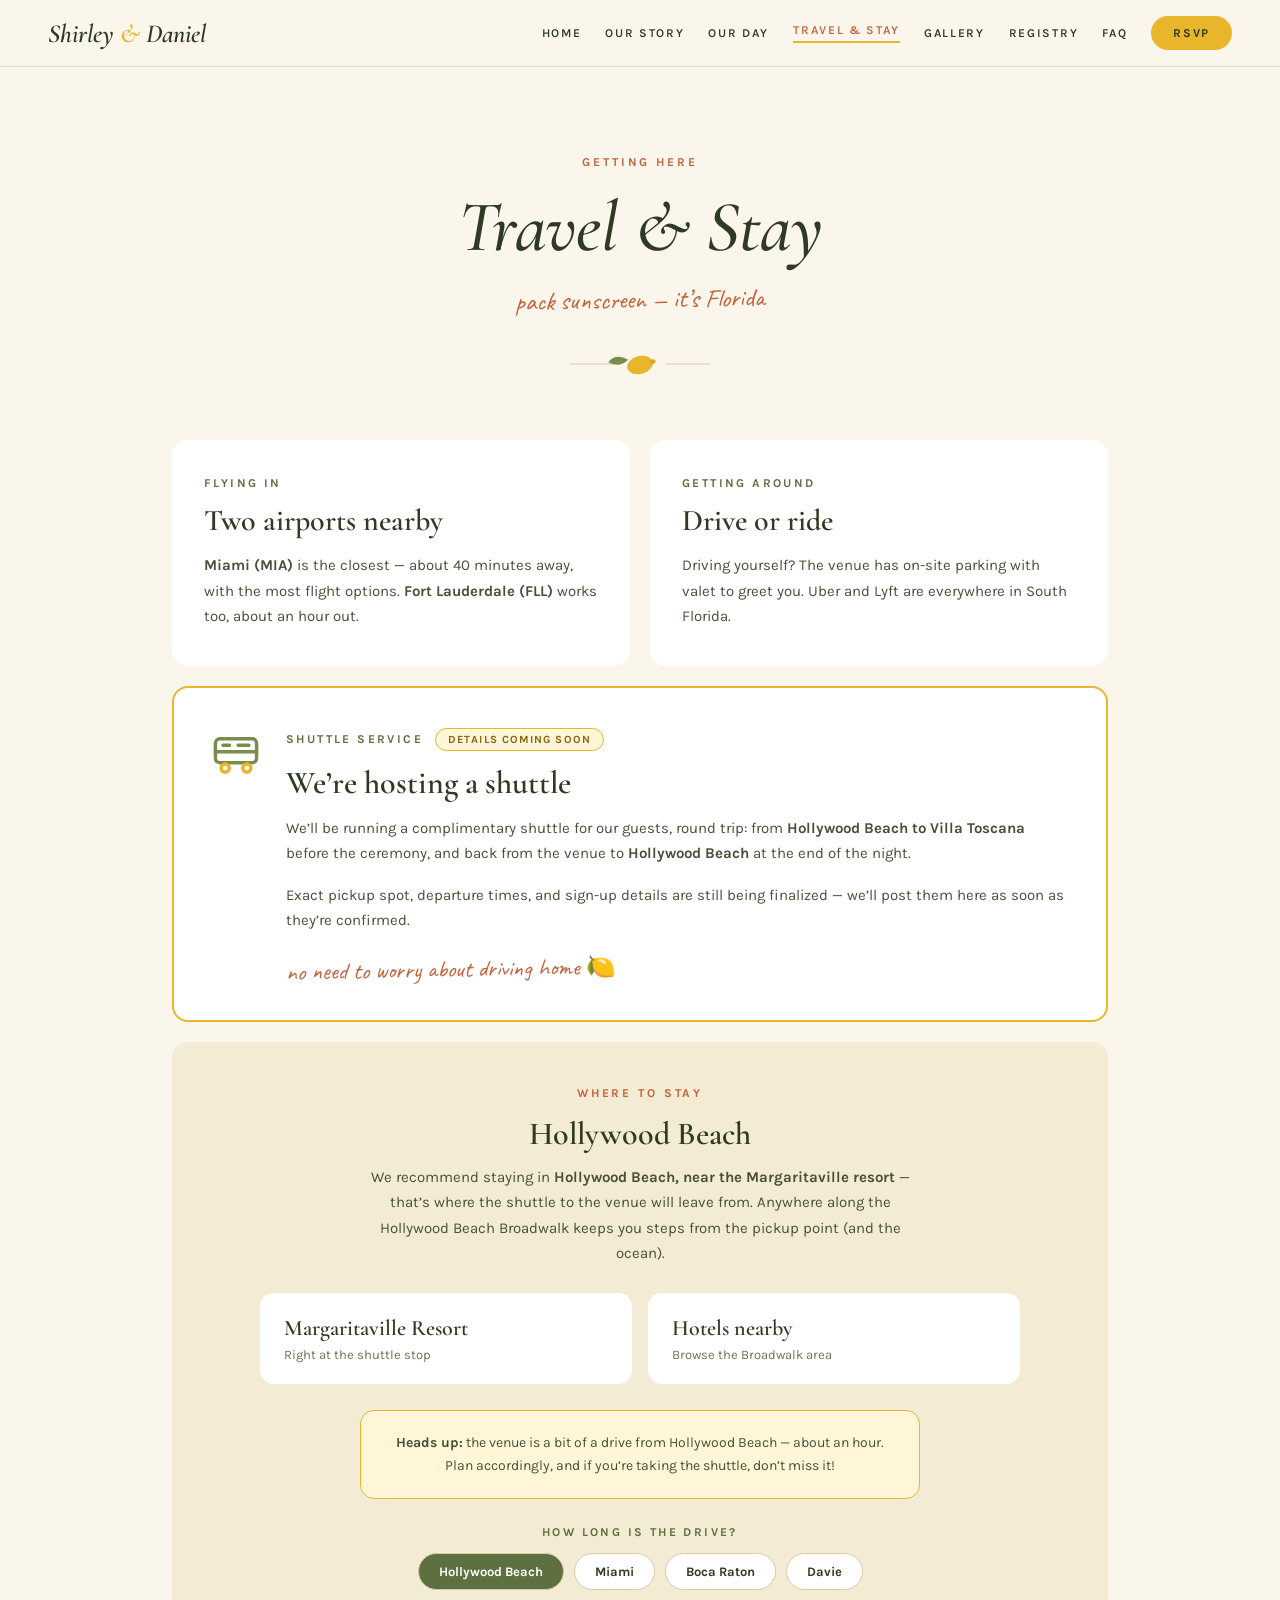
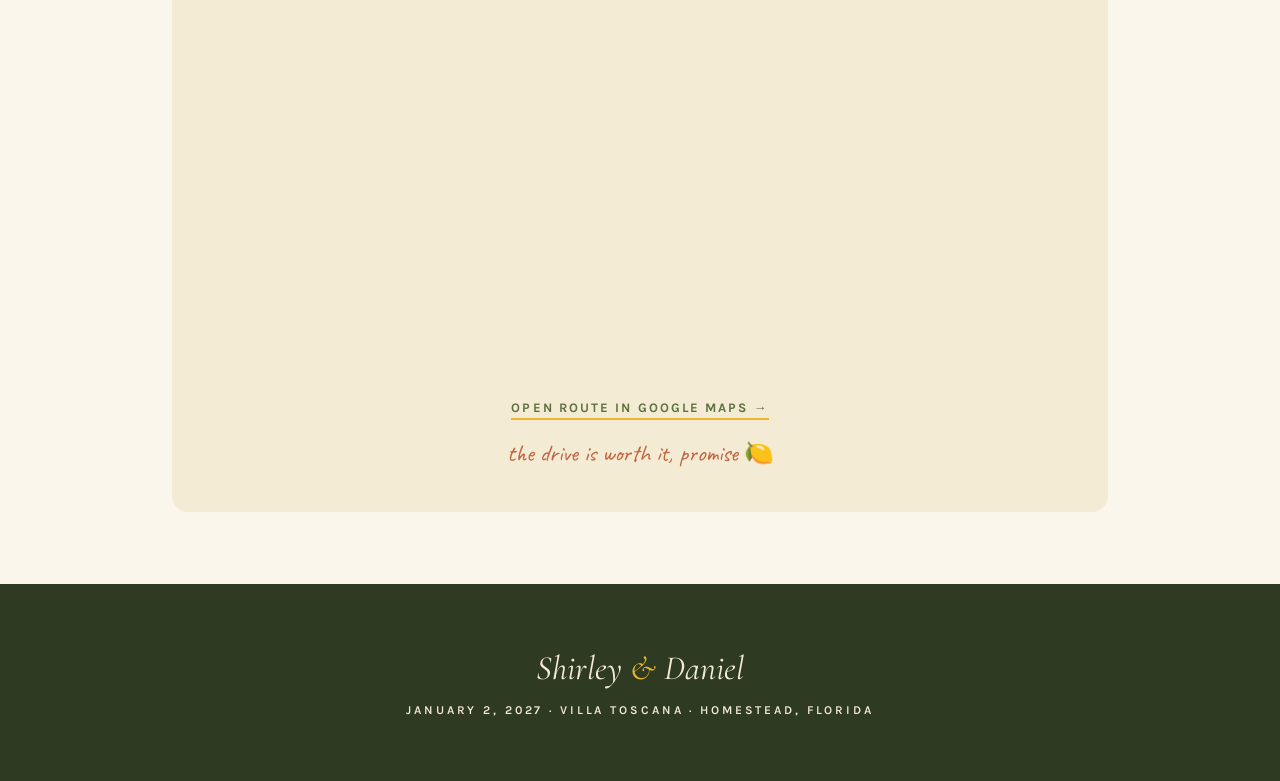
<file: travel.html>
<!DOCTYPE html>
<html lang="en">
<head>
<meta charset="utf-8">
<meta name="viewport" content="width=device-width, initial-scale=1">
<title>Travel &amp; Stay — Shirley &amp; Daniel</title>
<meta name="description" content="Airports, hotels, shuttle, and directions for Shirley & Daniel's wedding at Villa Toscana, Homestead, Florida.">
<link rel="preconnect" href="https://fonts.googleapis.com">
<link rel="preconnect" href="https://fonts.gstatic.com" crossorigin>
<link href="https://fonts.googleapis.com/css2?family=Cormorant+Garamond:ital,wght@0,400;0,500;0,600;1,400;1,500;1,600&family=Karla:wght@400;500;600;700&family=Caveat:wght@500;600&display=swap" rel="stylesheet">
<link rel="stylesheet" href="css/style.css?v=6">
</head>
<body>

<nav class="nav">
  <a href="index.html" class="nav-brand">Shirley <span class="amp">&amp;</span> Daniel</a>
  <button class="nav-toggle" aria-label="Menu" aria-expanded="false" aria-controls="nav-links">
    <span></span><span></span><span></span>
  </button>
  <div class="nav-links" id="nav-links">
    <a href="index.html">HOME</a>
    <a href="our-story.html">OUR STORY</a>
    <a href="our-day.html">OUR DAY</a>
    <a href="travel.html" class="active">TRAVEL &amp; STAY</a>
    <a href="gallery.html">GALLERY</a>
    <a href="registry.html">REGISTRY</a>
    <a href="faq.html">FAQ</a>
    <a href="rsvp.html" class="rsvp">RSVP</a>
  </div>
</nav>

<header class="page-head">
  <div class="eyebrow">GETTING HERE</div>
  <h1>Travel &amp; Stay</h1>
  <div class="tagline">pack sunscreen — it&rsquo;s Florida</div>
  <svg class="lemon-divider" width="140" height="40" viewBox="0 0 140 40"><line x1="0" y1="20" x2="44" y2="20" stroke="#D8CCA8" stroke-width="1"/><line x1="96" y1="20" x2="140" y2="20" stroke="#D8CCA8" stroke-width="1"/><g transform="translate(70,21) rotate(-15)"><ellipse rx="13" ry="9" fill="#E9B62B"/><ellipse cx="13" rx="3" ry="2.2" fill="#D9A417"/><path d="M-10,-8 Q-20,-18 -30,-11 Q-21,-2 -10,-8Z" fill="#7A8B4E"/></g></svg>
</header>

<div class="travel-wrap">
  <div class="info-grid">
    <div class="info-card">
      <div class="label">FLYING IN</div>
      <h3>Two airports nearby</h3>
      <p><strong>Miami (MIA)</strong> is the closest — about 40 minutes away, with the most flight options. <strong>Fort Lauderdale (FLL)</strong> works too, about an hour out.</p>
    </div>
    <div class="info-card">
      <div class="label">GETTING AROUND</div>
      <h3>Drive or ride</h3>
      <p>Driving yourself? The venue has on-site parking with valet to greet you. Uber and Lyft are everywhere in South Florida.</p>
    </div>
  </div>

  <div class="shuttle-banner">
    <svg width="52" height="52" viewBox="0 0 24 24" stroke="#7A8B4E" stroke-width="1.6" stroke-linecap="round" stroke-linejoin="round" fill="none"><rect x="2.5" y="5" width="19" height="11" rx="2"/><path d="M2.5 11h19"/><circle cx="7" cy="18.5" r="1.9" stroke="#E9B62B"/><circle cx="17" cy="18.5" r="1.9" stroke="#E9B62B"/><path d="M6 8h3M13 8h5"/></svg>
    <div>
      <div class="banner-head">
        <div class="label">SHUTTLE SERVICE</div>
        <span class="badge-soon">DETAILS COMING SOON</span>
      </div>
      <h2>We&rsquo;re hosting a shuttle</h2>
      <p>We&rsquo;ll be running a complimentary shuttle for our guests, round trip: from <strong>Hollywood Beach to Villa Toscana</strong> before the ceremony, and back from the venue to <strong>Hollywood Beach</strong> at the end of the night.</p>
      <p>Exact pickup spot, departure times, and sign-up details are still being finalized — we&rsquo;ll post them here as soon as they&rsquo;re confirmed.</p>
      <div class="script-note">no need to worry about driving home 🍋</div>
    </div>
  </div>

  <div class="stay-band">
    <div class="eyebrow">WHERE TO STAY</div>
    <h2>Hollywood Beach</h2>
    <p>We recommend staying in <strong>Hollywood Beach, near the Margaritaville resort</strong> — that&rsquo;s where the shuttle to the venue will leave from. Anywhere along the Hollywood Beach Broadwalk keeps you steps from the pickup point (and the ocean).</p>
    <div class="hotel-grid">
      <a href="https://www.google.com/maps/search/Margaritaville+Hollywood+Beach+Resort" target="_blank" rel="noopener" class="hotel-card"><div class="name">Margaritaville Resort</div><div class="sub">Right at the shuttle stop</div></a>
      <a href="https://www.google.com/maps/search/hotels+near+Margaritaville+Hollywood+Beach" target="_blank" rel="noopener" class="hotel-card"><div class="name">Hotels nearby</div><div class="sub">Browse the Broadwalk area</div></a>
    </div>
    <div class="notice"><strong>Heads up:</strong> the venue is a bit of a drive from Hollywood Beach — about an hour. Plan accordingly, and if you&rsquo;re taking the shuttle, don&rsquo;t miss it!</div>
    <div class="drive-section">
      <div class="label">HOW LONG IS THE DRIVE?</div>
      <div class="origin-buttons">
        <button class="origin-btn selected" data-from="Margaritaville+Hollywood+Beach+Resort,+Hollywood,+FL">Hollywood Beach</button>
        <button class="origin-btn" data-from="Downtown+Miami,+FL">Miami</button>
        <button class="origin-btn" data-from="Boca+Raton,+FL">Boca Raton</button>
        <button class="origin-btn" data-from="Davie,+FL">Davie</button>
      </div>
      <iframe id="drive-map" class="drive-map" src="https://maps.google.com/maps?saddr=Margaritaville+Hollywood+Beach+Resort,+Hollywood,+FL&amp;daddr=27550+SW+222nd+Ave,+Homestead,+FL+33031&amp;output=embed" loading="lazy" title="Drive time to Villa Toscana"></iframe>
      <a id="drive-link" href="https://www.google.com/maps/dir/Margaritaville+Hollywood+Beach+Resort,+Hollywood,+FL/27550+SW+222nd+Ave,+Homestead,+FL+33031" target="_blank" rel="noopener" class="text-link" style="margin-top:14px;padding-bottom:3px">OPEN ROUTE IN GOOGLE MAPS &rarr;</a>
    </div>
    <div class="travel-script">the drive is worth it, promise 🍋</div>
  </div>
</div>

<footer class="footer">
  <div class="footer-brand">Shirley <span class="amp">&amp;</span> Daniel</div>
  <div class="footer-date">JANUARY 2, 2027 &middot; VILLA TOSCANA &middot; HOMESTEAD, FLORIDA</div>
</footer>

<script src="js/main.js?v=6" defer></script>
</body>
</html>
</file>
<file: css/style.css>
/* Shirley & Daniel · January 2, 2027 · Villa Toscana, Homestead FL */

:root {
  --cream: #FAF6EB;
  --sand: #F3EBD3;
  --ink: #2E3A22;
  --body: #465138;
  --muted: #6B7455;
  --olive: #5F7040;
  --terracotta: #C2643F;
  --lemon: #E9B62B;
  --lemon-light: #F3CE49;
  --line: #E8DFC8;
  --hairline: #D8CCA8;
}

* { box-sizing: border-box; }

body {
  margin: 0;
  background: var(--cream);
  font-family: Karla, sans-serif;
  color: var(--ink);
}

a { color: var(--olive); }
a:hover { color: var(--terracotta); }

.serif { font-family: 'Cormorant Garamond', serif; }
.script { font-family: Caveat, cursive; }

@keyframes rise { from { opacity: 0; transform: translateY(26px); } to { opacity: 1; transform: none; } }
@keyframes fadein { from { opacity: 0; } to { opacity: 1; } }
@keyframes bob { 0%, 100% { transform: translateY(0); } 50% { transform: translateY(-6px); } }
@keyframes floaty { 0% { transform: translate(0, 0) rotate(-8deg); } 100% { transform: translate(14px, -30px) rotate(10deg); } }

/* ---------- Nav ---------- */

.nav {
  display: flex;
  justify-content: space-between;
  align-items: center;
  padding: 16px 48px;
  background: rgba(250, 246, 235, 0.95);
  backdrop-filter: blur(8px);
  border-bottom: 1px solid var(--line);
  position: sticky;
  top: 0;
  z-index: 10;
  flex-wrap: wrap;
  gap: 12px;
}

.nav-brand {
  font-family: 'Cormorant Garamond', serif;
  font-style: italic;
  font-weight: 600;
  font-size: 26px;
  color: var(--ink);
  text-decoration: none;
}
.nav-brand:hover { color: var(--ink); }
.nav-brand .amp { color: var(--lemon); }

.nav-links {
  display: flex;
  align-items: center;
  gap: 24px;
  font-size: 12px;
  letter-spacing: 0.14em;
  font-weight: 600;
  flex-wrap: wrap;
}

.nav-links a {
  color: var(--ink);
  text-decoration: none;
}
.nav-links a:hover { color: var(--terracotta); }

.nav-links a.active {
  color: var(--terracotta);
  border-bottom: 2px solid var(--lemon);
  padding-bottom: 4px;
}

.nav-links a.rsvp {
  background: var(--lemon);
  color: var(--ink);
  padding: 10px 22px;
  border-radius: 999px;
  font-weight: 700;
  transition: background 0.2s, color 0.2s;
}
.nav-links a.rsvp:hover { background: var(--terracotta); color: #FFFFFF; }

.nav-toggle {
  display: none;
  flex-direction: column;
  justify-content: center;
  align-items: center;
  gap: 5px;
  width: 44px;
  height: 44px;
  background: none;
  border: 0;
  cursor: pointer;
  padding: 0;
}
.nav-toggle span {
  display: block;
  width: 22px;
  height: 2px;
  background: var(--ink);
  border-radius: 2px;
  transition: transform 0.2s, opacity 0.2s;
}
.nav.open .nav-toggle span:nth-child(1) { transform: translateY(7px) rotate(45deg); }
.nav.open .nav-toggle span:nth-child(2) { opacity: 0; }
.nav.open .nav-toggle span:nth-child(3) { transform: translateY(-7px) rotate(-45deg); }

@media (max-width: 900px) {
  .nav { padding: 12px 20px; }
  .nav-toggle { display: flex; }
  .nav-links {
    display: none;
    flex-basis: 100%;
    flex-direction: column;
    align-items: center;
    gap: 18px;
    padding: 20px 0 24px;
    font-size: 14px;
  }
  .nav.open .nav-links { display: flex; }
}

/* ---------- Page headers ---------- */

.page-head { text-align: center; padding: 88px 24px 56px; }

.eyebrow {
  font-size: 12px;
  letter-spacing: 0.24em;
  font-weight: 700;
  color: var(--terracotta);
  margin-bottom: 14px;
}
.eyebrow.olive { color: var(--olive); }

.page-head h1 {
  font-family: 'Cormorant Garamond', serif;
  font-style: italic;
  font-weight: 500;
  font-size: clamp(44px, 6vw, 72px);
  margin: 0;
}

.tagline {
  font-family: Caveat, cursive;
  font-size: 26px;
  color: var(--terracotta);
  margin-top: 12px;
  transform: rotate(-1deg);
}
.band .tagline { margin-top: 20px; transform: none; }

.lemon-divider { display: block; margin: 28px auto 0; animation: bob 5s ease-in-out infinite; }

/* ---------- Hero (home) ---------- */

.hero {
  position: relative;
  min-height: 90vh;
  min-height: 90svh;
  display: flex;
  align-items: center;
  justify-content: center;
  background: url('../images/hero-dancing-1200.jpg') center/cover no-repeat;
}
@media (min-width: 1201px) {
  .hero { background-image: url('../images/hero-dancing.jpg'); }
}
@media (max-width: 700px) {
  .hero { background-image: url('../images/hero-dancing-800.jpg'); }
}

.hero-scrim {
  position: absolute;
  inset: 0;
  background: linear-gradient(180deg, rgba(46, 58, 34, 0.25) 0%, rgba(46, 58, 34, 0.55) 100%);
}

.hero-lemons { position: absolute; inset: 0; overflow: hidden; pointer-events: none; }
.hero-lemons svg { position: absolute; overflow: visible; animation: floaty ease-in-out infinite alternate; }

.hero-content { position: relative; text-align: center; color: #FFFFFF; padding: 80px 24px; }

.hero-eyebrow {
  font-size: 13px;
  letter-spacing: 0.3em;
  font-weight: 600;
  margin-bottom: 20px;
  animation: rise 0.8s ease-out both;
}

.hero h1 {
  font-family: 'Cormorant Garamond', serif;
  font-style: italic;
  font-weight: 500;
  font-size: clamp(56px, 9vw, 110px);
  margin: 0;
  line-height: 1.05;
  animation: rise 0.9s 0.12s ease-out both;
}
.hero h1 .amp { color: var(--lemon-light); }

.hero-date {
  font-size: 15px;
  letter-spacing: 0.24em;
  font-weight: 600;
  margin-top: 28px;
  animation: rise 0.9s 0.28s ease-out both;
}

.hero-script {
  font-family: Caveat, cursive;
  font-size: 28px;
  color: var(--lemon-light);
  margin-top: 16px;
  transform: rotate(-1.5deg);
  animation: fadein 1s 0.5s ease-out both;
}

.countdown {
  display: flex;
  justify-content: center;
  gap: 16px;
  margin-top: 44px;
  flex-wrap: wrap;
  animation: rise 0.9s 0.45s ease-out both;
}

.countdown-cell {
  background: rgba(250, 246, 235, 0.95);
  color: var(--ink);
  border: 2px solid var(--lemon-light);
  border-radius: 16px;
  padding: 16px 22px;
  min-width: 78px;
}

.countdown-cell .num {
  font-family: 'Cormorant Garamond', serif;
  font-size: clamp(28px, 5vw, 38px);
  font-weight: 600;
  line-height: 1;
}

.countdown-cell .unit {
  font-size: 11px;
  letter-spacing: 0.18em;
  margin-top: 6px;
  font-weight: 600;
}

/* ---------- Shared sections ---------- */

.section { max-width: 1080px; margin: 0 auto; padding: 96px 32px 64px; }

.polaroid {
  background: #FFFFFF;
  padding: 14px 14px 18px;
  border-radius: 6px;
  box-shadow: 0 20px 50px rgba(46, 58, 34, 0.18);
}
.polaroid.tilt-left { transform: rotate(-2deg); }
.polaroid.tilt-right { transform: rotate(2deg); }
.polaroid img { width: 100%; display: block; border-radius: 2px; }
.polaroid .caption {
  font-family: Caveat, cursive;
  font-size: 24px;
  color: var(--olive);
  text-align: center;
  margin-top: 12px;
}

.story-grid {
  display: grid;
  grid-template-columns: minmax(280px, 420px) 1fr;
  gap: 64px;
  align-items: center;
}

.story-grid h2, .venue-grid h2 {
  font-family: 'Cormorant Garamond', serif;
  font-weight: 500;
  font-size: clamp(30px, 5vw, 44px);
  margin: 0 0 22px;
  line-height: 1.1;
}

.story-grid p { font-size: 17px; line-height: 1.75; margin: 0 0 16px; color: var(--body); }

.text-link {
  font-size: 13px;
  letter-spacing: 0.16em;
  font-weight: 700;
  color: var(--olive);
  text-decoration: none;
  border-bottom: 2px solid var(--lemon);
  padding-bottom: 4px;
  display: inline-block;
}

@media (max-width: 900px) {
  .story-grid { grid-template-columns: 1fr; gap: 28px; }
}

/* ---------- Quick-link cards (home) ---------- */

.card-band { background: var(--sand); padding: 72px 32px; }

.card-grid {
  max-width: 1080px;
  margin: 0 auto;
  display: grid;
  grid-template-columns: repeat(auto-fit, minmax(220px, 1fr));
  gap: 20px;
}

.card {
  background: #FFFFFF;
  border-radius: 16px;
  padding: 32px 28px;
  text-decoration: none;
  color: var(--ink);
  transition: transform 0.25s, box-shadow 0.25s;
}
.card:hover {
  box-shadow: 0 12px 30px rgba(46, 58, 34, 0.14);
  transform: translateY(-4px) rotate(-0.5deg);
  color: var(--ink);
}

.card .card-head {
  display: flex;
  align-items: center;
  justify-content: space-between;
  gap: 12px;
  margin-bottom: 8px;
}

.card .card-title {
  font-family: 'Cormorant Garamond', serif;
  font-style: italic;
  font-size: 28px;
}

.card .card-sub { font-size: 14px; color: var(--muted); line-height: 1.5; }

/* ---------- Buttons ---------- */

.btn {
  display: inline-block;
  background: var(--olive);
  color: #FFFFFF;
  padding: 14px 28px;
  border-radius: 999px;
  text-decoration: none;
  font-size: 13px;
  letter-spacing: 0.12em;
  font-weight: 700;
  transition: background 0.2s;
}
.btn:hover { background: var(--ink); color: #FFFFFF; }

.btn.lemon { background: var(--lemon); color: var(--ink); }
.btn.lemon:hover { background: var(--terracotta); color: #FFFFFF; }

/* ---------- Timeline (Our Day) ---------- */

.timeline { max-width: 760px; margin: 0 auto; padding: 0 32px 80px; }

.timeline-row {
  display: grid;
  grid-template-columns: 110px 1fr;
  gap: 28px;
  padding: 28px 0;
  border-bottom: 1px solid var(--line);
}
.timeline-row:last-child { border-bottom: none; }

.timeline-time {
  font-family: 'Cormorant Garamond', serif;
  font-size: clamp(24px, 3.5vw, 30px);
  font-weight: 600;
  color: var(--olive);
}
.timeline-time small { font-size: 18px; }

.timeline-row .event-title { font-size: 18px; font-weight: 700; }
.timeline-row .event-desc { font-size: 15px; color: var(--muted); line-height: 1.6; margin-top: 6px; }

/* ---------- Venue (Our Day) ---------- */

.venue-band { background: var(--sand); padding: 80px 32px; }

.venue-grid {
  max-width: 1000px;
  margin: 0 auto;
  display: grid;
  grid-template-columns: 1fr minmax(280px, 440px);
  gap: 56px;
  align-items: center;
}
.venue-grid h2 { font-size: clamp(28px, 4.5vw, 42px); margin-bottom: 20px; }
.venue-grid p { font-size: 16px; line-height: 1.75; color: var(--body); margin: 0 0 14px; }

@media (max-width: 900px) {
  .venue-grid { grid-template-columns: 1fr; gap: 28px; }
}

.center-block { max-width: 760px; margin: 0 auto; text-align: center; padding: 88px 32px; }
.center-block h2 {
  font-family: 'Cormorant Garamond', serif;
  font-weight: 500;
  font-size: clamp(28px, 4.5vw, 42px);
  margin: 0 0 20px;
}
.center-block p { font-size: 16px; line-height: 1.75; color: var(--body); margin: 0; }

/* ---------- Travel ---------- */

.travel-wrap { max-width: 1000px; margin: 0 auto; padding: 0 32px 72px; }

.info-grid {
  display: grid;
  grid-template-columns: repeat(auto-fit, minmax(280px, 1fr));
  gap: 20px;
}

.info-card { background: #FFFFFF; border-radius: 16px; padding: 36px 32px; }
.info-card .label {
  font-size: 12px;
  letter-spacing: 0.2em;
  font-weight: 700;
  color: var(--olive);
  margin-bottom: 12px;
}
.info-card h3 {
  font-family: 'Cormorant Garamond', serif;
  font-size: clamp(24px, 3.5vw, 30px);
  font-weight: 600;
  margin: 0 0 14px;
}
.info-card p { font-size: 15px; line-height: 1.7; color: var(--body); margin: 0; }

.travel-wrap.narrow { max-width: 760px; }

/* RSVP steps */
.step-intro { text-align: center; margin-bottom: 20px; }
.step-intro .label { color: var(--terracotta); }
.step-card { margin-bottom: 16px; }
.step-card.last { margin-bottom: 20px; }
.step-row { display: flex; gap: 20px; align-items: flex-start; }
.step-row p { margin: 0; }
.step-num {
  font-family: 'Cormorant Garamond', serif;
  font-size: clamp(30px, 5vw, 40px);
  font-weight: 600;
  color: var(--lemon);
  line-height: 1;
}
.step-title { font-size: 17px; font-weight: 700; margin-bottom: 6px; }
.notice.full { max-width: none; margin: 0 0 20px; text-align: center; }
.rsvp-close { text-align: center; padding-bottom: 72px; }
.tagline.straight { transform: none; }

.shuttle-banner {
  background: #FFFFFF;
  border: 2px solid var(--lemon);
  border-radius: 16px;
  padding: 40px 36px;
  margin-top: 20px;
  display: grid;
  grid-template-columns: auto 1fr;
  gap: 24px;
  align-items: start;
}
.shuttle-banner .banner-head {
  display: flex;
  align-items: center;
  gap: 12px;
  flex-wrap: wrap;
  margin-bottom: 12px;
}
.shuttle-banner .label { font-size: 12px; letter-spacing: 0.2em; font-weight: 700; color: var(--olive); }
.shuttle-banner h2 {
  font-family: 'Cormorant Garamond', serif;
  font-size: clamp(25px, 4vw, 32px);
  font-weight: 600;
  margin: 0 0 14px;
}
.shuttle-banner p { font-size: 15px; line-height: 1.7; color: var(--body); margin: 0 0 16px; }
.shuttle-banner p:last-of-type { margin-bottom: 0; }
.shuttle-banner .script-note {
  font-family: Caveat, cursive;
  font-size: 24px;
  color: var(--terracotta);
  margin-top: 16px;
  transform: rotate(-1deg);
}
@media (max-width: 600px) {
  .shuttle-banner { grid-template-columns: 1fr; }
}

.badge-soon {
  background: #FFF6D8;
  border: 1px solid var(--lemon);
  border-radius: 999px;
  padding: 4px 12px;
  font-size: 11px;
  letter-spacing: 0.1em;
  font-weight: 700;
  color: #8A6410;
}

.stay-band { background: var(--sand); border-radius: 16px; padding: 44px 40px; margin-top: 20px; text-align: center; }
.stay-band h2 {
  font-family: 'Cormorant Garamond', serif;
  font-size: clamp(25px, 4vw, 32px);
  font-weight: 600;
  margin: 0 0 12px;
}
.stay-band > p { font-size: 15px; line-height: 1.7; color: var(--body); max-width: 560px; margin: 0 auto 26px; }

.hotel-grid {
  display: grid;
  grid-template-columns: repeat(auto-fit, minmax(220px, 1fr));
  gap: 16px;
  max-width: 760px;
  margin: 0 auto;
  text-align: left;
}

.hotel-card {
  background: #FFFFFF;
  border-radius: 14px;
  padding: 22px 24px;
  text-decoration: none;
  color: var(--ink);
  transition: box-shadow 0.25s;
}
.hotel-card:hover { box-shadow: 0 10px 24px rgba(46, 58, 34, 0.14); color: var(--ink); }
.hotel-card .name { font-family: 'Cormorant Garamond', serif; font-size: 22px; font-weight: 600; }
.hotel-card .sub { font-size: 13px; color: var(--muted); margin-top: 6px; }

.notice {
  background: #FFF6D8;
  border: 1px solid var(--lemon);
  border-radius: 14px;
  padding: 20px 26px;
  max-width: 560px;
  margin: 26px auto 0;
  font-size: 14px;
  line-height: 1.7;
  color: var(--body);
}

.drive-section { max-width: 760px; margin: 26px auto 0; }
.drive-section .label {
  font-size: 12px;
  letter-spacing: 0.2em;
  font-weight: 700;
  color: var(--olive);
  margin-bottom: 14px;
}

.origin-buttons { display: flex; justify-content: center; gap: 10px; flex-wrap: wrap; margin-bottom: 16px; }

.origin-btn {
  background: #FFFFFF;
  color: var(--ink);
  border: 1px solid var(--hairline);
  border-radius: 999px;
  padding: 10px 20px;
  font-family: Karla, sans-serif;
  font-size: 13px;
  font-weight: 700;
  cursor: pointer;
}
.origin-btn.selected { background: var(--olive); color: #FFFFFF; }

.drive-map { width: 100%; height: 380px; border: 0; border-radius: 14px; display: block; }

.travel-script { font-family: Caveat, cursive; font-size: 24px; color: var(--terracotta); margin-top: 18px; }

/* ---------- Gallery ---------- */

.masonry {
  columns: 3;
  column-gap: 16px;
}
.masonry img {
  width: 100%;
  display: block;
  border-radius: 14px;
  margin-bottom: 16px;
  break-inside: avoid;
  box-shadow: 0 8px 22px rgba(46, 58, 34, 0.12);
  transition: transform 0.25s;
}
.masonry img:hover { transform: scale(1.02) rotate(-0.6deg); }
@media (max-width: 900px) { .masonry { columns: 2; } }
@media (max-width: 600px) { .masonry { columns: 1; } }

.band { background: var(--sand); text-align: center; padding: 88px 32px; }
.band h2 {
  font-family: 'Cormorant Garamond', serif;
  font-weight: 500;
  font-size: clamp(28px, 4.5vw, 42px);
  margin: 0 0 18px;
}
.band p { font-size: 16px; line-height: 1.75; color: var(--body); max-width: 520px; margin: 0 auto; }
.band p.spaced { margin-bottom: 30px; }

/* ---------- Registry ---------- */

.registry-grid {
  max-width: 960px;
  margin: 0 auto;
  padding: 0 32px 96px;
  display: grid;
  grid-template-columns: repeat(auto-fit, minmax(320px, 1fr));
  gap: 24px;
  align-items: start;
}

.registry-grid.single { grid-template-columns: 1fr; max-width: 640px; }

.registry-card { background: #FFFFFF; border-radius: 18px; padding: 44px 36px; text-align: center; }
.registry-card .label {
  font-size: 12px;
  letter-spacing: 0.2em;
  font-weight: 700;
  color: var(--olive);
  margin-bottom: 14px;
}
.registry-card h2 {
  font-family: 'Cormorant Garamond', serif;
  font-size: clamp(26px, 4vw, 34px);
  font-weight: 600;
  margin: 0 0 14px;
}
.registry-card p { font-size: 15px; line-height: 1.7; color: var(--body); margin: 0 0 28px; }
.registry-card .qr {
  width: 100%;
  max-width: 300px;
  border-radius: 12px;
  border: 1px solid var(--line);
  display: block;
  margin: 0 auto;
}
.registry-card .script-note {
  font-family: Caveat, cursive;
  font-size: 22px;
  color: var(--terracotta);
  margin-top: 20px;
}

/* ---------- FAQ ---------- */

.faq-list { max-width: 720px; margin: 0 auto; padding: 0 32px 80px; }

.faq-item { padding: 26px 0; border-bottom: 1px solid var(--line); }
.faq-item:last-child { border-bottom: none; }
.faq-item .q { font-size: 18px; font-weight: 700; margin-bottom: 8px; }
.faq-item .a { font-size: 15px; line-height: 1.7; color: var(--body); }

/* ---------- Our Story timeline ---------- */

.story-timeline {
  max-width: 980px;
  margin: 0 auto;
  padding: 24px 32px 80px;
  position: relative;
}

.story-timeline .line {
  position: absolute;
  left: 50%;
  top: 0;
  bottom: 0;
  width: 2px;
  background: linear-gradient(var(--cream), var(--hairline) 8%, var(--hairline) 92%, var(--cream));
  transform: translateX(-1px);
}

.story-rows { display: flex; flex-direction: column; gap: 56px; position: relative; }

.story-row {
  display: grid;
  grid-template-columns: 1fr 64px 1fr;
  align-items: center;
}

.story-row .dot-cell { display: flex; justify-content: center; }
.story-row .dot {
  width: 16px;
  height: 16px;
  border-radius: 50%;
  background: var(--lemon);
  border: 3px solid var(--cream);
  box-shadow: 0 0 0 2px var(--hairline);
}
.story-row .dot.terracotta { background: var(--terracotta); }

.story-row .story-photo {
  background: #FFFFFF;
  padding: 12px 12px 16px;
  border-radius: 6px;
  box-shadow: 0 16px 40px rgba(46, 58, 34, 0.16);
}
.story-row .story-photo img { width: 100%; display: block; border-radius: 2px; }

.story-row .story-text { padding-left: 8px; }
.story-row .story-text.right { padding-left: 0; padding-right: 8px; text-align: right; }

.story-row .label {
  font-size: 12px;
  letter-spacing: 0.2em;
  font-weight: 700;
  color: var(--olive);
  margin-bottom: 8px;
}
.story-row .label.terracotta { color: var(--terracotta); }

.story-row h2 {
  font-family: 'Cormorant Garamond', serif;
  font-size: clamp(25px, 4vw, 32px);
  font-weight: 600;
  margin: 0 0 10px;
}

.story-row p { font-size: 15px; line-height: 1.7; color: var(--body); margin: 0 0 14px; }
.story-row p:last-child { margin-bottom: 0; }

.story-notes { display: flex; flex-direction: column; gap: 10px; }
.story-notes.right { align-items: flex-end; }

.note {
  font-family: Caveat, cursive;
  font-size: 26px;
  line-height: 1.35;
  max-width: 360px;
}
.note.shirley { color: #C2557F; }
.note.daniel { color: #3D6E9E; }
.note.tilt-l { transform: rotate(-1.2deg); }
.note.tilt-r { transform: rotate(1.2deg); }

@media (max-width: 760px) {
  .story-timeline .line { display: none; }
  .story-row { grid-template-columns: 1fr; gap: 18px; }
  .story-row .dot-cell { display: none; }
  .story-row .story-text.right { text-align: left; padding-right: 0; }
  .story-notes.right { align-items: flex-start; }
  .story-row .story-photo { order: -1; }
}

.story-cta { text-align: center; padding: 0 32px 72px; }

/* ---------- Story carousel ---------- */

.story-wide {
  background: var(--cream);
  text-align: center;
  padding: 8px 0;
}
.story-wide.pad-top { padding-top: 32px; }
.story-wide .label {
  font-size: 12px;
  letter-spacing: 0.2em;
  font-weight: 700;
  color: var(--olive);
  margin-bottom: 8px;
}
.story-wide .label.terracotta { color: var(--terracotta); }
.story-wide h2 {
  font-family: 'Cormorant Garamond', serif;
  font-size: clamp(25px, 4vw, 32px);
  font-weight: 600;
  margin: 0 0 10px;
}
.story-wide > p {
  font-size: 15px;
  line-height: 1.7;
  color: var(--body);
  max-width: 560px;
  margin: 0 auto;
  padding: 0 20px;
}
.story-wide .polaroid { max-width: 760px; margin: 8px auto 0; }
.story-wide .story-notes.center { align-items: center; margin-top: 18px; }
.video-frame { width: 100%; display: block; border-radius: 2px; }
.story-photo.tilt { transform: rotate(-1deg); }
.story-row .btn { margin-top: 18px; }

.story-carousel { position: relative; margin-top: 24px; }

.carousel-track {
  display: flex;
  gap: 16px;
  overflow-x: auto;
  scroll-snap-type: x mandatory;
  scroll-behavior: smooth;
  padding: 8px 4px 16px;
  -webkit-overflow-scrolling: touch;
}
.carousel-track::-webkit-scrollbar { height: 8px; }
.carousel-track::-webkit-scrollbar-thumb { background: var(--hairline); border-radius: 4px; }
.carousel-track::-webkit-scrollbar-track { background: transparent; }

.carousel-track img {
  flex: 0 0 auto;
  height: 340px;
  width: auto;
  border-radius: 14px;
  scroll-snap-align: center;
  box-shadow: 0 10px 26px rgba(46, 58, 34, 0.14);
}
@media (max-width: 600px) {
  .carousel-track img { height: 260px; }
}

.carousel-btn {
  position: absolute;
  top: 50%;
  transform: translateY(-50%);
  width: 44px;
  height: 44px;
  border-radius: 50%;
  border: 1px solid var(--hairline);
  background: rgba(250, 246, 235, 0.95);
  color: var(--ink);
  font-size: 20px;
  line-height: 1;
  cursor: pointer;
  display: flex;
  align-items: center;
  justify-content: center;
  box-shadow: 0 6px 16px rgba(46, 58, 34, 0.16);
  z-index: 2;
}
.carousel-btn:hover { background: var(--lemon); }
.carousel-btn.prev { left: 8px; }
.carousel-btn.next { right: 8px; }

/* ---------- Our People ---------- */

.people-section { max-width: 1080px; margin: 0 auto; padding: 32px 32px 24px; }
.people-section.tight-top { padding-top: 48px; }
.people-section.wide { max-width: 1120px; padding-bottom: 88px; }
.page-head.tight-bottom { padding-bottom: 24px; }

.section-head { text-align: center; margin-bottom: 28px; }
.section-head .label {
  font-size: 12px;
  letter-spacing: 0.2em;
  font-weight: 700;
  color: var(--olive);
  margin-bottom: 10px;
}
.section-head h2 {
  font-family: 'Cormorant Garamond', serif;
  font-weight: 500;
  font-size: clamp(28px, 4.5vw, 38px);
  margin: 0;
}
.section-head p { font-size: 15px; line-height: 1.7; color: var(--body); max-width: 480px; margin: 12px auto 0; }

.families-grid {
  display: grid;
  grid-template-columns: repeat(auto-fit, minmax(300px, 1fr));
  gap: 24px;
}
.families-grid .polaroid img { height: 300px; object-fit: cover; }

.party-grid {
  display: grid;
  grid-template-columns: repeat(auto-fit, minmax(200px, 1fr));
  gap: 20px;
}
.party-member { text-align: center; }
.party-member .circle {
  width: 100%;
  aspect-ratio: 1;
  border-radius: 50%;
  background: var(--sand);
  border: 2px dashed var(--hairline);
  display: flex;
  align-items: center;
  justify-content: center;
  font-family: Caveat, cursive;
  font-size: 22px;
  color: #A9A085;
}
.party-member .role {
  font-family: 'Cormorant Garamond', serif;
  font-size: 22px;
  font-weight: 600;
  margin-top: 14px;
}

.page-head .intro { font-size: 16px; line-height: 1.75; color: var(--body); max-width: 540px; margin: 24px auto 0; }

/* ---------- Lightbox ---------- */

.masonry img, .carousel-track img { cursor: pointer; }

.lightbox {
  position: fixed;
  inset: 0;
  z-index: 50;
  background: rgba(46, 58, 34, 0.92);
  display: flex;
  align-items: center;
  justify-content: center;
  opacity: 0;
  pointer-events: none;
  transition: opacity 0.2s;
}
.lightbox.open { opacity: 1; pointer-events: auto; }

.lightbox img {
  max-width: 92vw;
  max-height: 86vh;
  border-radius: 8px;
  box-shadow: 0 24px 70px rgba(0, 0, 0, 0.5);
}

.lightbox-btn {
  position: absolute;
  top: 50%;
  transform: translateY(-50%);
  width: 44px;
  height: 44px;
  border-radius: 50%;
  border: 1px solid var(--hairline);
  background: rgba(250, 246, 235, 0.95);
  color: var(--ink);
  font-size: 20px;
  line-height: 1;
  cursor: pointer;
  display: flex;
  align-items: center;
  justify-content: center;
  box-shadow: 0 6px 16px rgba(0, 0, 0, 0.3);
}
.lightbox-btn:hover { background: var(--lemon); }
.lightbox-btn.prev { left: 12px; }
.lightbox-btn.next { right: 12px; }
.lightbox-btn.lightbox-close {
  top: 14px;
  right: 14px;
  transform: none;
  font-size: 24px;
}

/* ---------- Footer ---------- */

.footer { background: var(--ink); color: var(--sand); text-align: center; padding: 64px 24px; }
.footer .footer-brand {
  font-family: 'Cormorant Garamond', serif;
  font-style: italic;
  font-size: clamp(26px, 4vw, 34px);
}
.footer .footer-brand .amp { color: var(--lemon); }
.footer .footer-date {
  font-size: 12px;
  letter-spacing: 0.24em;
  font-weight: 600;
  margin-top: 14px;
}
.footer .footer-note { font-size: 13px; color: #A9B48C; margin-top: 22px; }

/* ---------- Phone-level adjustments ---------- */

@media (max-width: 600px) {
  .section, .timeline, .travel-wrap, .faq-list, .story-timeline,
  .people-section, .story-cta {
    padding-left: 20px;
    padding-right: 20px;
  }
  .card-band, .venue-band, .band, .center-block {
    padding-left: 20px;
    padding-right: 20px;
  }
  .section { padding-top: 64px; }
  .page-head { padding-top: 56px; }

  .countdown { gap: 10px; }
  .countdown-cell { min-width: 64px; padding: 12px 14px; }

  .timeline-row { grid-template-columns: 90px 1fr; gap: 18px; }
  .step-row { gap: 14px; }

  .drive-map { height: 300px; }
  .families-grid .polaroid img { height: 240px; }
  .carousel-btn { display: none; }
}
</file>
